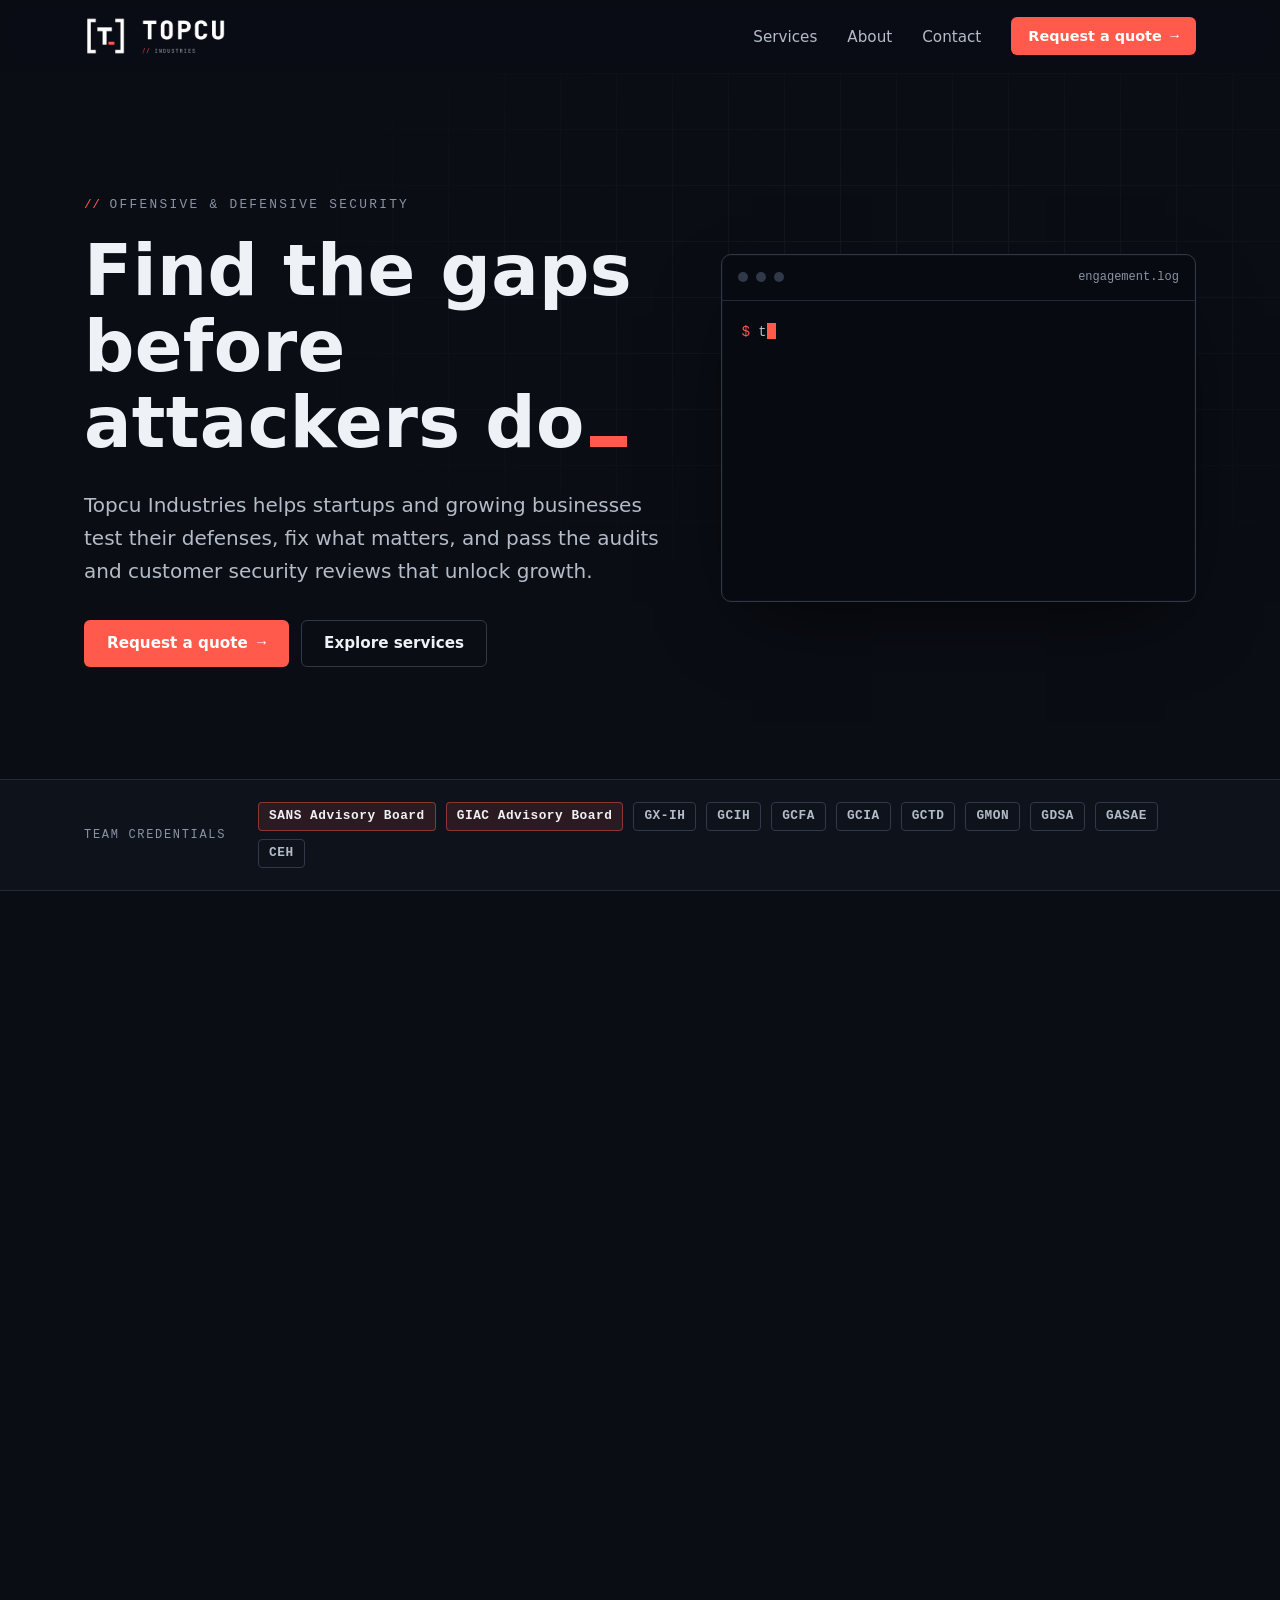
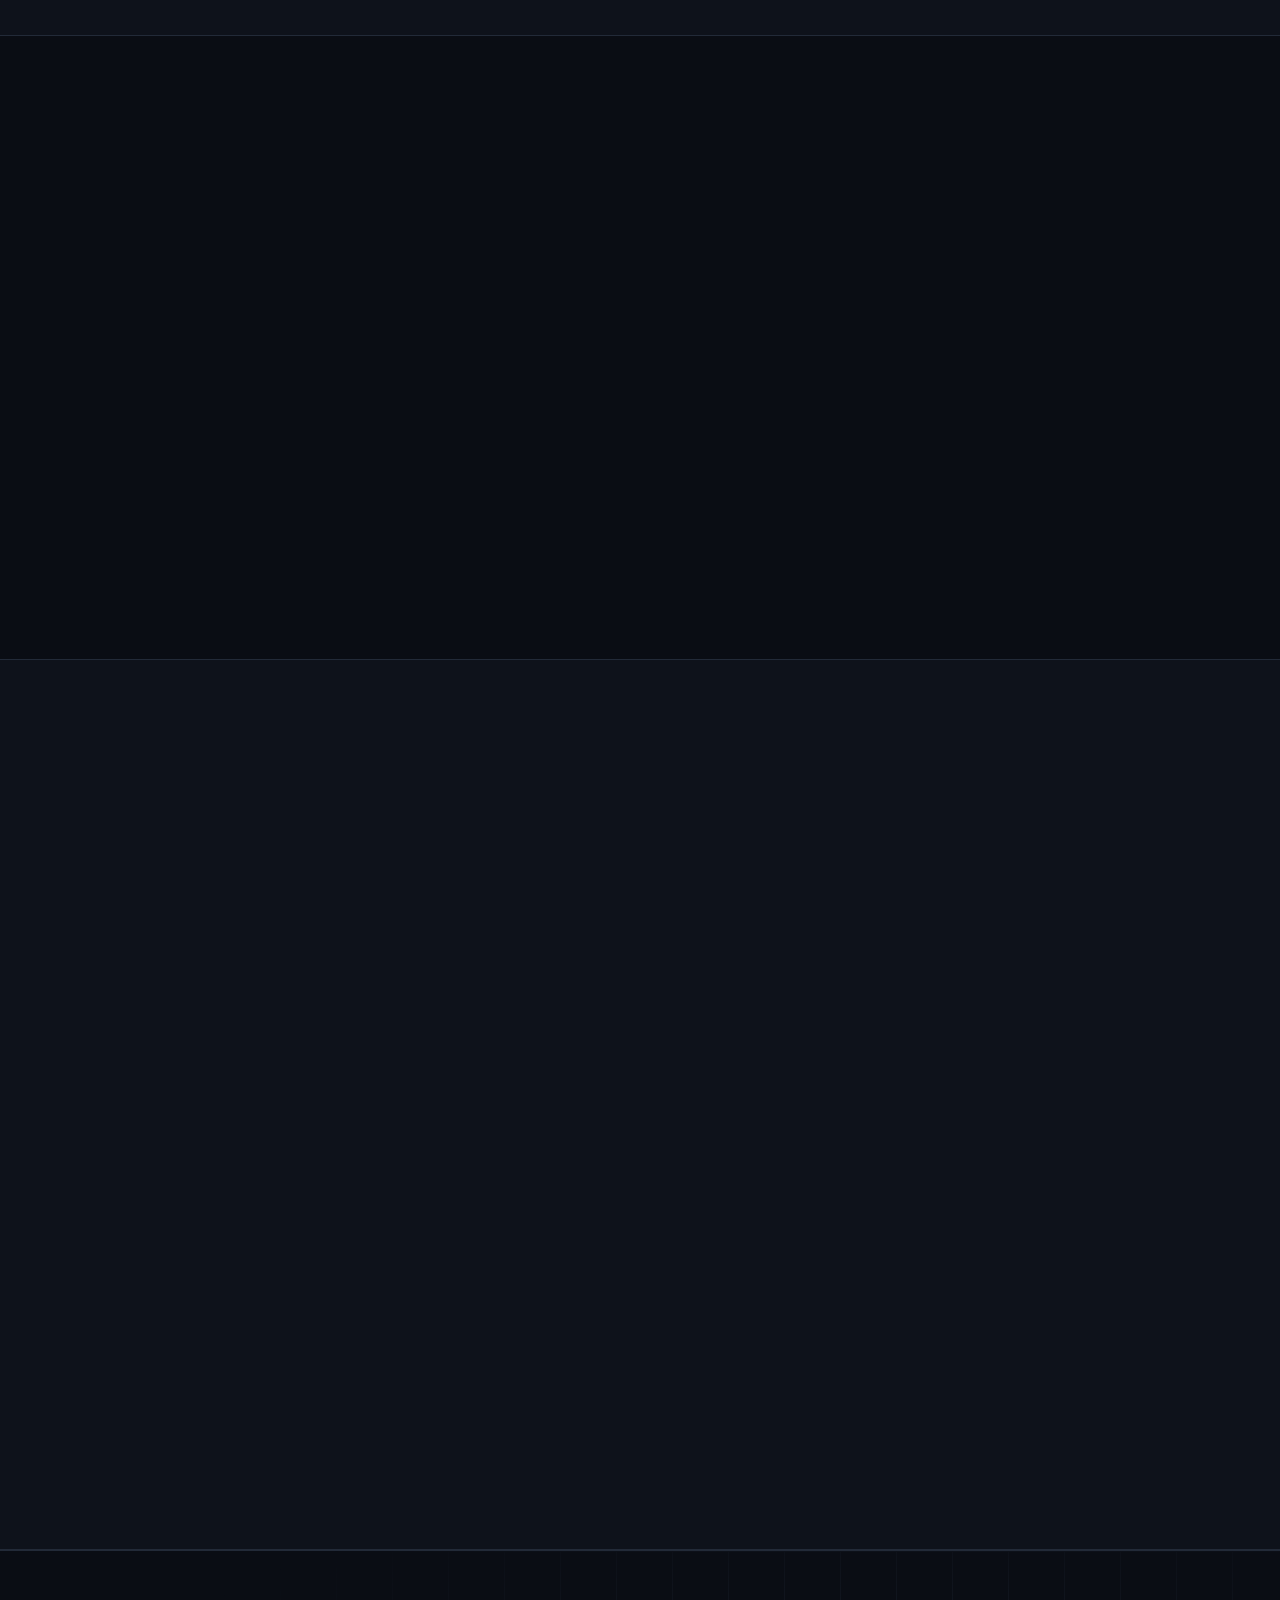
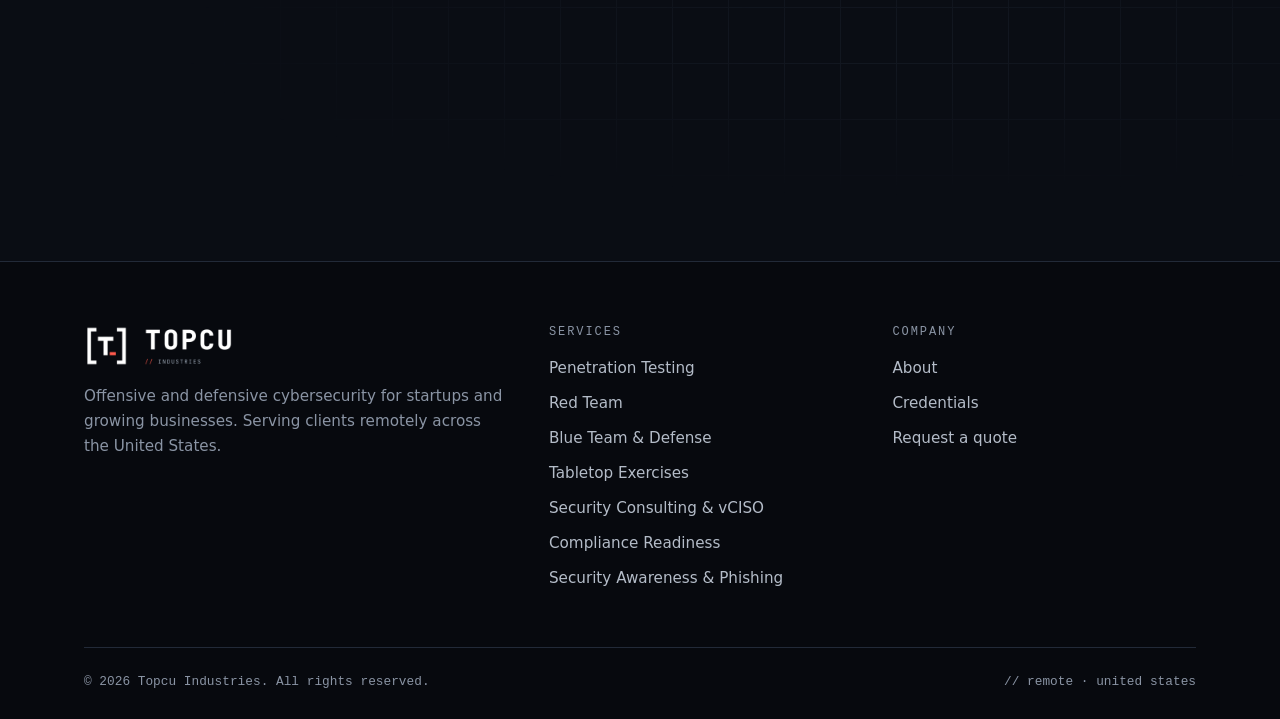
<file: index.html>
<!doctype html>
<html lang="en">
<head>
  <meta charset="utf-8">
  <meta name="viewport" content="width=device-width, initial-scale=1">
  <meta http-equiv="Content-Security-Policy" content="default-src 'self'; script-src 'self'; style-src 'self' https://fonts.googleapis.com; font-src https://fonts.gstatic.com; img-src 'self' data:; connect-src https://formspree.io; form-action https://formspree.io; base-uri 'self'; object-src 'none'">
  <meta name="referrer" content="strict-origin-when-cross-origin">
  <title>Topcu Industries | Cybersecurity for Startups &amp; Growing Businesses</title>
  <meta name="description" content="Topcu Industries is a cybersecurity firm for startups and growing businesses: penetration testing, red and blue team, tabletop exercises, vCISO consulting, compliance readiness and security awareness. Serving clients remotely across the US.">
  <meta property="og:type" content="website">
  <meta property="og:site_name" content="Topcu Industries">
  <meta property="og:title" content="Topcu Industries | Cybersecurity for Startups &amp; Growing Businesses">
  <meta property="og:description" content="Topcu Industries is a cybersecurity firm for startups and growing businesses: penetration testing, red and blue team, tabletop exercises, vCISO consulting, compliance readiness and security awareness. Serving clients remotely across the US.">
  <meta name="theme-color" content="#0a0d14">
  <link rel="icon" type="image/png" sizes="32x32" href="assets/img/topcu-favicon-32.png">
  <link rel="icon" type="image/png" sizes="64x64" href="assets/img/topcu-favicon-64.png">
  <link rel="apple-touch-icon" href="assets/img/apple-touch-icon.png">
  <link rel="preconnect" href="https://fonts.googleapis.com">
  <link rel="preconnect" href="https://fonts.gstatic.com" crossorigin>
  <link rel="stylesheet" href="https://fonts.googleapis.com/css2?family=Barlow:wght@600;700&family=Inter:wght@400;500;600&family=JetBrains+Mono:wght@400;500;700&display=swap">
  <link rel="stylesheet" href="assets/css/style.css">
  <script src="assets/js/main.js" defer></script>
</head>
<body>
<a class="skip" href="#main">Skip to content</a>
<header class="site-header">
  <div class="wrap nav">
    <a class="brand" href="index.html" aria-label="Topcu Industries home">
      <img src="assets/img/topcu-logo-white.png" alt="Topcu Industries" width="740" height="200">
    </a>
    <button class="nav-toggle" aria-expanded="false" aria-controls="nav-links" aria-label="Menu"><span></span></button>
    <ul class="nav-links" id="nav-links">
      <li><a href="services/index.html">Services</a></li>
      <li><a href="about.html">About</a></li>
      <li><a href="contact.html">Contact</a></li>
      <li><a class="btn btn-primary" href="contact.html">Request a quote <span class="arrow">→</span></a></li>
    </ul>
  </div>
</header>
<main id="main">
<section class="hero">
  <div class="grid-bg"></div>
  <div class="wrap hero-grid">
    <div>
      <p class="eyebrow">Offensive &amp; defensive security</p>
      <h1>Find the gaps before attackers do<span class="cursor" aria-hidden="true"></span></h1>
      <p class="lead">Topcu Industries helps startups and growing businesses test their defenses, fix what matters, and pass the audits and customer security reviews that unlock growth.</p>
      <div class="btn-row">
        <a class="btn btn-primary" href="contact.html">Request a quote <span class="arrow">→</span></a>
        <a class="btn btn-ghost" href="services/index.html">Explore services</a>
      </div>
    </div>
    <div class="terminal" aria-hidden="true">
      <div class="terminal-bar"><i></i><i></i><i></i><span>engagement.log</span></div>
      <pre id="term"><span class="t-prompt">$ </span>topcu engage --client acme-co
<span class="t-ok">[+] </span>report delivered · fixes prioritized
<span class="t-prompt">$ </span></pre>
    </div>
  </div>
</section>
<section class="cred-strip" aria-label="Team credentials">
  <div class="wrap">
    <span class="label">Team credentials</span>
    <ul class="cred-list"><li class="hl">SANS Advisory Board</li><li class="hl">GIAC Advisory Board</li><li>GX-IH</li><li>GCIH</li><li>GCFA</li><li>GCIA</li><li>GCTD</li><li>GMON</li><li>GDSA</li><li>GASAE</li><li>CEH</li></ul>
  </div>
</section>

<section class="section">
  <div class="wrap">
    <div class="section-head reveal">
      <p class="eyebrow">Services</p>
      <h2>Attack, defend, prepare, prove.</h2>
      <p>One team covering both sides of security, so what we learn breaking in makes your defenses stronger.</p>
    </div>
    <div class="cards">
    <a class="card reveal" href="services/penetration-testing.html">
      <span class="num">01</span>
      <h3>Penetration Testing</h3>
      <p>Hands-on testing of your web apps, APIs, networks and cloud, with a report your engineers can fix from and your customers will accept.</p>
      <span class="more">Learn more →</span>
    </a>
    <a class="card reveal" href="services/red-team.html">
      <span class="num">02</span>
      <h3>Red Team</h3>
      <p>Realistic adversary emulation that tests whether your people, processes and tools can detect and stop a real attack.</p>
      <span class="more">Learn more →</span>
    </a>
    <a class="card reveal" href="services/blue-team.html">
      <span class="num">03</span>
      <h3>Blue Team &amp; Defense</h3>
      <p>Hardening, monitoring and detection engineering from certified incident handlers, so attacks get stopped early and you recover fast.</p>
      <span class="more">Learn more →</span>
    </a>
    <a class="card reveal" href="services/tabletop-exercises.html">
      <span class="num">04</span>
      <h3>Tabletop Exercises</h3>
      <p>Rehearse a ransomware attack or data breach with your leadership and IT team before it happens for real.</p>
      <span class="more">Learn more →</span>
    </a>
    <a class="card reveal" href="services/security-consulting.html">
      <span class="num">05</span>
      <h3>Security Consulting &amp; vCISO</h3>
      <p>Senior security leadership on demand: strategy, roadmaps, policies and answers to hard questions, without a full-time CISO.</p>
      <span class="more">Learn more →</span>
    </a>
    <a class="card reveal" href="services/compliance-readiness.html">
      <span class="num">06</span>
      <h3>Compliance Readiness</h3>
      <p>Get audit-ready for SOC 2, ISO 27001, HIPAA and PCI DSS without drowning in spreadsheets.</p>
      <span class="more">Learn more →</span>
    </a>
    <a class="card reveal" href="services/security-awareness.html">
      <span class="num">07</span>
      <h3>Security Awareness &amp; Phishing</h3>
      <p>Phishing simulations and training that teach people to spot and report attacks, without shaming them.</p>
      <span class="more">Learn more →</span>
    </a>
    <a class="card card-cta reveal" href="contact.html">
      <span class="num">??</span>
      <h3>Not sure where to start?</h3>
      <p>Tell us what's driving the question and we'll recommend the right first step for your stage and budget.</p>
      <span class="more">Request a quote →</span>
    </a>
</div>
  </div>
</section>

<section class="section section-alt">
  <div class="wrap">
    <div class="section-head reveal">
      <p class="eyebrow">Who we help</p>
      <h2>Built for companies without a security department.</h2>
      <p>You don't need a 20-person security team to take security seriously. You need the right work done in the right order.</p>
    </div>
    <div class="split">
      <div class="panel reveal">
        <span class="tag">Startups</span>
        <h3>Close the deal. Pass the audit.</h3>
        <ul class="checks">
          <li><strong>Enterprise prospects</strong> asking for a pentest report or SOC 2</li>
          <li><strong>Security questionnaires</strong> stalling your sales cycle</li>
          <li><strong>Investors</strong> asking about your security posture in due diligence</li>
          <li><strong>A small engineering team</strong> that needs clear, actionable fixes</li>
        </ul>
      </div>
      <div class="panel reveal">
        <span class="tag">Small &amp; mid-size businesses</span>
        <h3>Stay out of the headlines.</h3>
        <ul class="checks">
          <li><strong>Ransomware and wire fraud</strong> that target businesses your size every day</li>
          <li><strong>Cyber insurance</strong> requirements getting stricter at every renewal</li>
          <li><strong>IT teams or MSPs</strong> stretched too thin to focus on security</li>
          <li><strong>Regulations</strong> like HIPAA and PCI DSS you need to meet</li>
        </ul>
      </div>
    </div>
  </div>
</section>

<section class="section">
  <div class="wrap">
    <div class="section-head reveal">
      <p class="eyebrow">How it works</p>
      <h2>Clear scope. No surprises.</h2>
    </div>
    <ol class="steps reveal">
      <li><h3>Scoping call</h3><p>We learn what's driving the request and recommend the right service, even if it's a smaller one.</p></li>
      <li><h3>Proposal</h3><p>A written scope, timeline and quote. Rules of engagement agreed before any testing.</p></li>
      <li><h3>Engagement</h3><p>We do the work and keep you updated. Critical findings get escalated right away.</p></li>
      <li><h3>Report &amp; readout</h3><p>Plain-English results for leadership, technical detail for your team, and a walkthrough call.</p></li>
      <li><h3>Follow-through</h3><p>Retesting, remediation help and ongoing advisory, so findings actually get fixed.</p></li>
    </ol>
  </div>
</section>

<section class="section section-alt">
  <div class="wrap">
    <div class="section-head reveal">
      <p class="eyebrow">Why Topcu</p>
      <h2>Offense-informed. Defense-certified.</h2>
    </div>
    <div class="features reveal">
      <div class="feature"><h3><span class="mono">01</span>Both sides of the fight</h3><p>Our team holds certifications in ethical hacking and in incident handling, forensics, intrusion analysis and detection. We know how attacks work and how they get caught.</p></div>
      <div class="feature"><h3><span class="mono">02</span>Recognized expertise</h3><p>Team members serve on the SANS and GIAC Advisory Boards, practitioner groups recognized for top-tier performance in the field.</p></div>
      <div class="feature"><h3><span class="mono">03</span>Reports people can use</h3><p>An executive summary leadership can read and technical findings your engineers can fix from. No 200-page scanner dumps.</p></div>
      <div class="feature"><h3><span class="mono">04</span>Right-sized for you</h3><p>We recommend what fits your stage and budget, not the biggest engagement we can sell.</p></div>
    </div>
  </div>
</section>
<section class="cta-band">
  <div class="grid-bg"></div>
  <div class="wrap cta-inner reveal">
    <div>
      <h2>Not sure where to start?</h2>
      <p>Tell us what's driving the question, whether it's a customer request, an audit, an insurer or a gut feeling, and we'll recommend the right first step.</p>
    </div>
    <a class="btn btn-primary" href="contact.html">Request a quote <span class="arrow">→</span></a>
  </div>
</section>
</main>
<footer class="site-footer">
  <div class="wrap">
    <div class="footer-grid">
      <div>
        <img src="assets/img/topcu-logo-white.png" alt="Topcu Industries" width="740" height="200">
        <p>Offensive and defensive cybersecurity for startups and growing businesses. Serving clients remotely across the United States.</p>
      </div>
      <div>
        <h4>Services</h4>
        <ul>
        <li><a href="services/penetration-testing.html">Penetration Testing</a></li>
        <li><a href="services/red-team.html">Red Team</a></li>
        <li><a href="services/blue-team.html">Blue Team &amp; Defense</a></li>
        <li><a href="services/tabletop-exercises.html">Tabletop Exercises</a></li>
        <li><a href="services/security-consulting.html">Security Consulting &amp; vCISO</a></li>
        <li><a href="services/compliance-readiness.html">Compliance Readiness</a></li>
        <li><a href="services/security-awareness.html">Security Awareness &amp; Phishing</a></li>
        </ul>
      </div>
      <div>
        <h4>Company</h4>
        <ul>
          <li><a href="about.html">About</a></li>
          <li><a href="about.html#credentials">Credentials</a></li>
          <li><a href="contact.html">Request a quote</a></li>
        </ul>
      </div>
    </div>
    <div class="footer-bottom">
      <span>© 2026 Topcu Industries. All rights reserved.</span>
      <span>// remote · united states</span>
    </div>
  </div>
</footer>
</body>
</html>
</file>
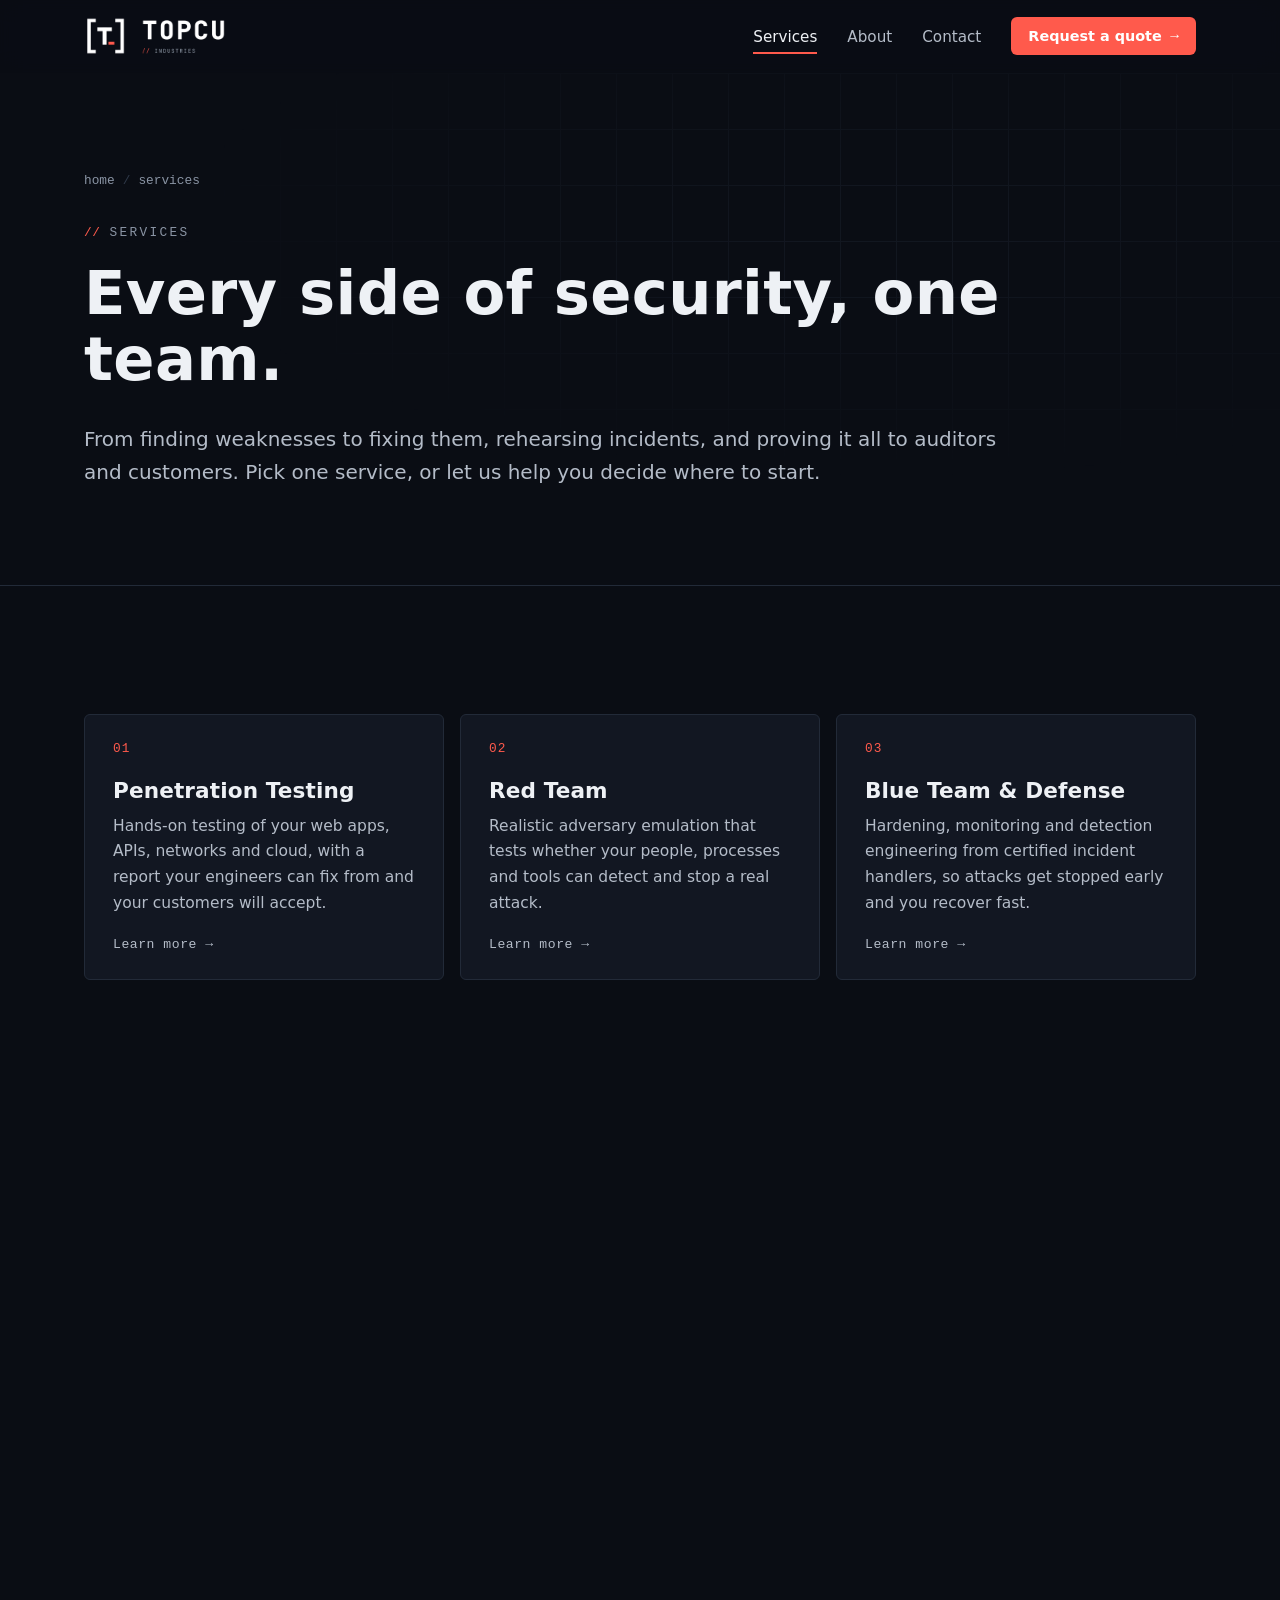
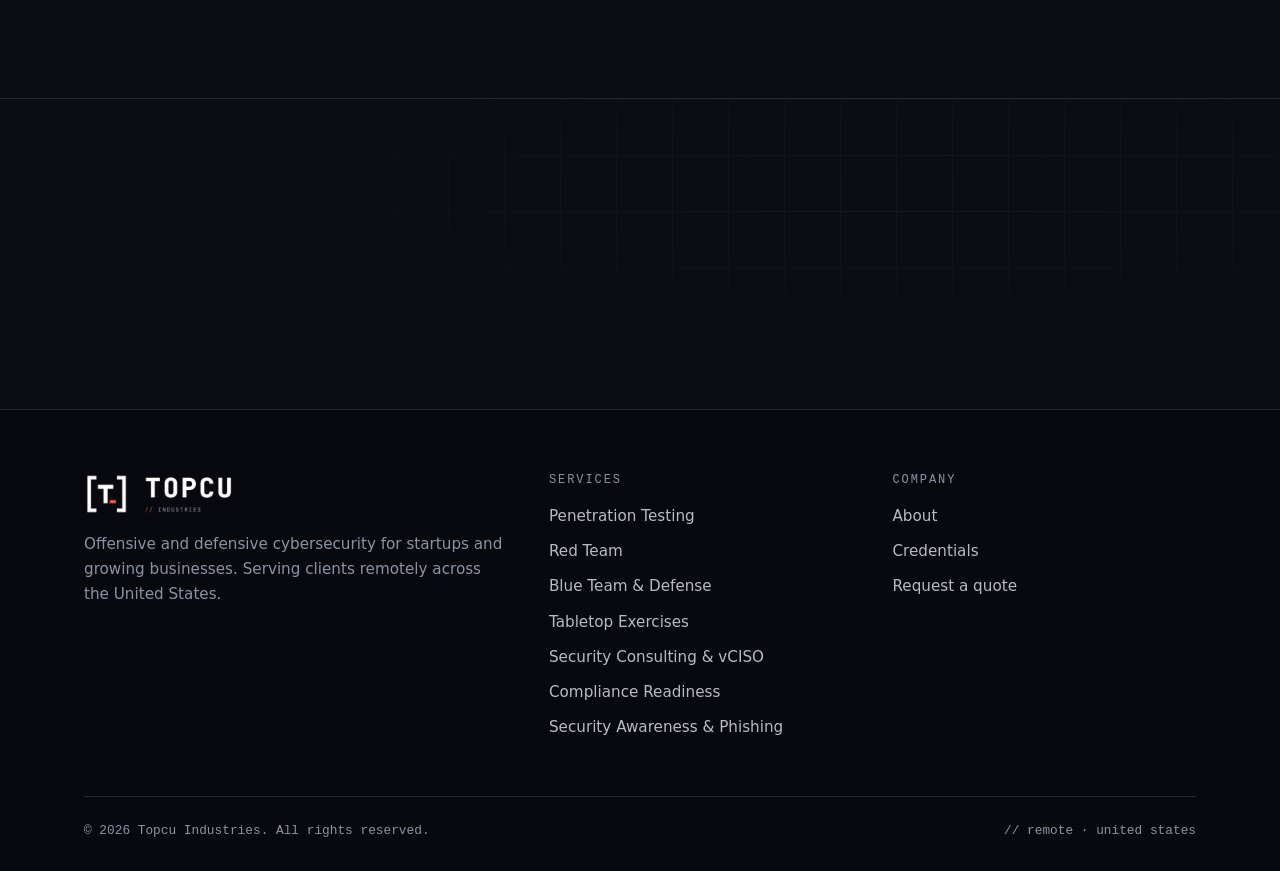
<file: services/index.html>
<!doctype html>
<html lang="en">
<head>
  <meta charset="utf-8">
  <meta name="viewport" content="width=device-width, initial-scale=1">
  <meta http-equiv="Content-Security-Policy" content="default-src 'self'; script-src 'self'; style-src 'self' https://fonts.googleapis.com; font-src https://fonts.gstatic.com; img-src 'self' data:; connect-src https://formspree.io; form-action https://formspree.io; base-uri 'self'; object-src 'none'">
  <meta name="referrer" content="strict-origin-when-cross-origin">
  <title>Services | Topcu Industries</title>
  <meta name="description" content="Penetration testing, red team, blue team, tabletop exercises, vCISO consulting, compliance readiness and security awareness.">
  <meta property="og:type" content="website">
  <meta property="og:site_name" content="Topcu Industries">
  <meta property="og:title" content="Services | Topcu Industries">
  <meta property="og:description" content="Penetration testing, red team, blue team, tabletop exercises, vCISO consulting, compliance readiness and security awareness.">
  <meta name="theme-color" content="#0a0d14">
  <link rel="icon" type="image/png" sizes="32x32" href="../assets/img/topcu-favicon-32.png">
  <link rel="icon" type="image/png" sizes="64x64" href="../assets/img/topcu-favicon-64.png">
  <link rel="apple-touch-icon" href="../assets/img/apple-touch-icon.png">
  <link rel="preconnect" href="https://fonts.googleapis.com">
  <link rel="preconnect" href="https://fonts.gstatic.com" crossorigin>
  <link rel="stylesheet" href="https://fonts.googleapis.com/css2?family=Barlow:wght@600;700&family=Inter:wght@400;500;600&family=JetBrains+Mono:wght@400;500;700&display=swap">
  <link rel="stylesheet" href="../assets/css/style.css">
  <script src="../assets/js/main.js" defer></script>
</head>
<body>
<a class="skip" href="#main">Skip to content</a>
<header class="site-header">
  <div class="wrap nav">
    <a class="brand" href="../index.html" aria-label="Topcu Industries home">
      <img src="../assets/img/topcu-logo-white.png" alt="Topcu Industries" width="740" height="200">
    </a>
    <button class="nav-toggle" aria-expanded="false" aria-controls="nav-links" aria-label="Menu"><span></span></button>
    <ul class="nav-links" id="nav-links">
      <li><a href="../services/index.html" aria-current="page">Services</a></li>
      <li><a href="../about.html">About</a></li>
      <li><a href="../contact.html">Contact</a></li>
      <li><a class="btn btn-primary" href="../contact.html">Request a quote <span class="arrow">→</span></a></li>
    </ul>
  </div>
</header>
<main id="main">
<section class="page-hero">
  <div class="grid-bg"></div>
  <div class="wrap">
    <nav class="crumbs" aria-label="Breadcrumb"><a href="../index.html">home</a><span aria-hidden="true">/</span><span>services</span></nav>
    <p class="eyebrow">Services</p>
    <h1>Every side of security, one team.</h1>
    <p class="lead">From finding weaknesses to fixing them, rehearsing incidents, and proving it all to auditors and customers. Pick one service, or let us help you decide where to start.</p>
  </div>
</section>
<section class="section">
  <div class="wrap">
    <div class="cards">
    <a class="card reveal" href="../services/penetration-testing.html">
      <span class="num">01</span>
      <h3>Penetration Testing</h3>
      <p>Hands-on testing of your web apps, APIs, networks and cloud, with a report your engineers can fix from and your customers will accept.</p>
      <span class="more">Learn more →</span>
    </a>
    <a class="card reveal" href="../services/red-team.html">
      <span class="num">02</span>
      <h3>Red Team</h3>
      <p>Realistic adversary emulation that tests whether your people, processes and tools can detect and stop a real attack.</p>
      <span class="more">Learn more →</span>
    </a>
    <a class="card reveal" href="../services/blue-team.html">
      <span class="num">03</span>
      <h3>Blue Team &amp; Defense</h3>
      <p>Hardening, monitoring and detection engineering from certified incident handlers, so attacks get stopped early and you recover fast.</p>
      <span class="more">Learn more →</span>
    </a>
    <a class="card reveal" href="../services/tabletop-exercises.html">
      <span class="num">04</span>
      <h3>Tabletop Exercises</h3>
      <p>Rehearse a ransomware attack or data breach with your leadership and IT team before it happens for real.</p>
      <span class="more">Learn more →</span>
    </a>
    <a class="card reveal" href="../services/security-consulting.html">
      <span class="num">05</span>
      <h3>Security Consulting &amp; vCISO</h3>
      <p>Senior security leadership on demand: strategy, roadmaps, policies and answers to hard questions, without a full-time CISO.</p>
      <span class="more">Learn more →</span>
    </a>
    <a class="card reveal" href="../services/compliance-readiness.html">
      <span class="num">06</span>
      <h3>Compliance Readiness</h3>
      <p>Get audit-ready for SOC 2, ISO 27001, HIPAA and PCI DSS without drowning in spreadsheets.</p>
      <span class="more">Learn more →</span>
    </a>
    <a class="card reveal" href="../services/security-awareness.html">
      <span class="num">07</span>
      <h3>Security Awareness &amp; Phishing</h3>
      <p>Phishing simulations and training that teach people to spot and report attacks, without shaming them.</p>
      <span class="more">Learn more →</span>
    </a>
    <a class="card card-cta reveal" href="../contact.html">
      <span class="num">??</span>
      <h3>Not sure where to start?</h3>
      <p>Tell us what's driving the question and we'll recommend the right first step for your stage and budget.</p>
      <span class="more">Request a quote →</span>
    </a>
</div>
  </div>
</section>
<section class="cta-band">
  <div class="grid-bg"></div>
  <div class="wrap cta-inner reveal">
    <div>
      <h2>Not sure where to start?</h2>
      <p>Tell us what's driving the question, whether it's a customer request, an audit, an insurer or a gut feeling, and we'll recommend the right first step.</p>
    </div>
    <a class="btn btn-primary" href="../contact.html">Request a quote <span class="arrow">→</span></a>
  </div>
</section>
</main>
<footer class="site-footer">
  <div class="wrap">
    <div class="footer-grid">
      <div>
        <img src="../assets/img/topcu-logo-white.png" alt="Topcu Industries" width="740" height="200">
        <p>Offensive and defensive cybersecurity for startups and growing businesses. Serving clients remotely across the United States.</p>
      </div>
      <div>
        <h4>Services</h4>
        <ul>
        <li><a href="../services/penetration-testing.html">Penetration Testing</a></li>
        <li><a href="../services/red-team.html">Red Team</a></li>
        <li><a href="../services/blue-team.html">Blue Team &amp; Defense</a></li>
        <li><a href="../services/tabletop-exercises.html">Tabletop Exercises</a></li>
        <li><a href="../services/security-consulting.html">Security Consulting &amp; vCISO</a></li>
        <li><a href="../services/compliance-readiness.html">Compliance Readiness</a></li>
        <li><a href="../services/security-awareness.html">Security Awareness &amp; Phishing</a></li>
        </ul>
      </div>
      <div>
        <h4>Company</h4>
        <ul>
          <li><a href="../about.html">About</a></li>
          <li><a href="../about.html#credentials">Credentials</a></li>
          <li><a href="../contact.html">Request a quote</a></li>
        </ul>
      </div>
    </div>
    <div class="footer-bottom">
      <span>© 2026 Topcu Industries. All rights reserved.</span>
      <span>// remote · united states</span>
    </div>
  </div>
</footer>
</body>
</html>
</file>
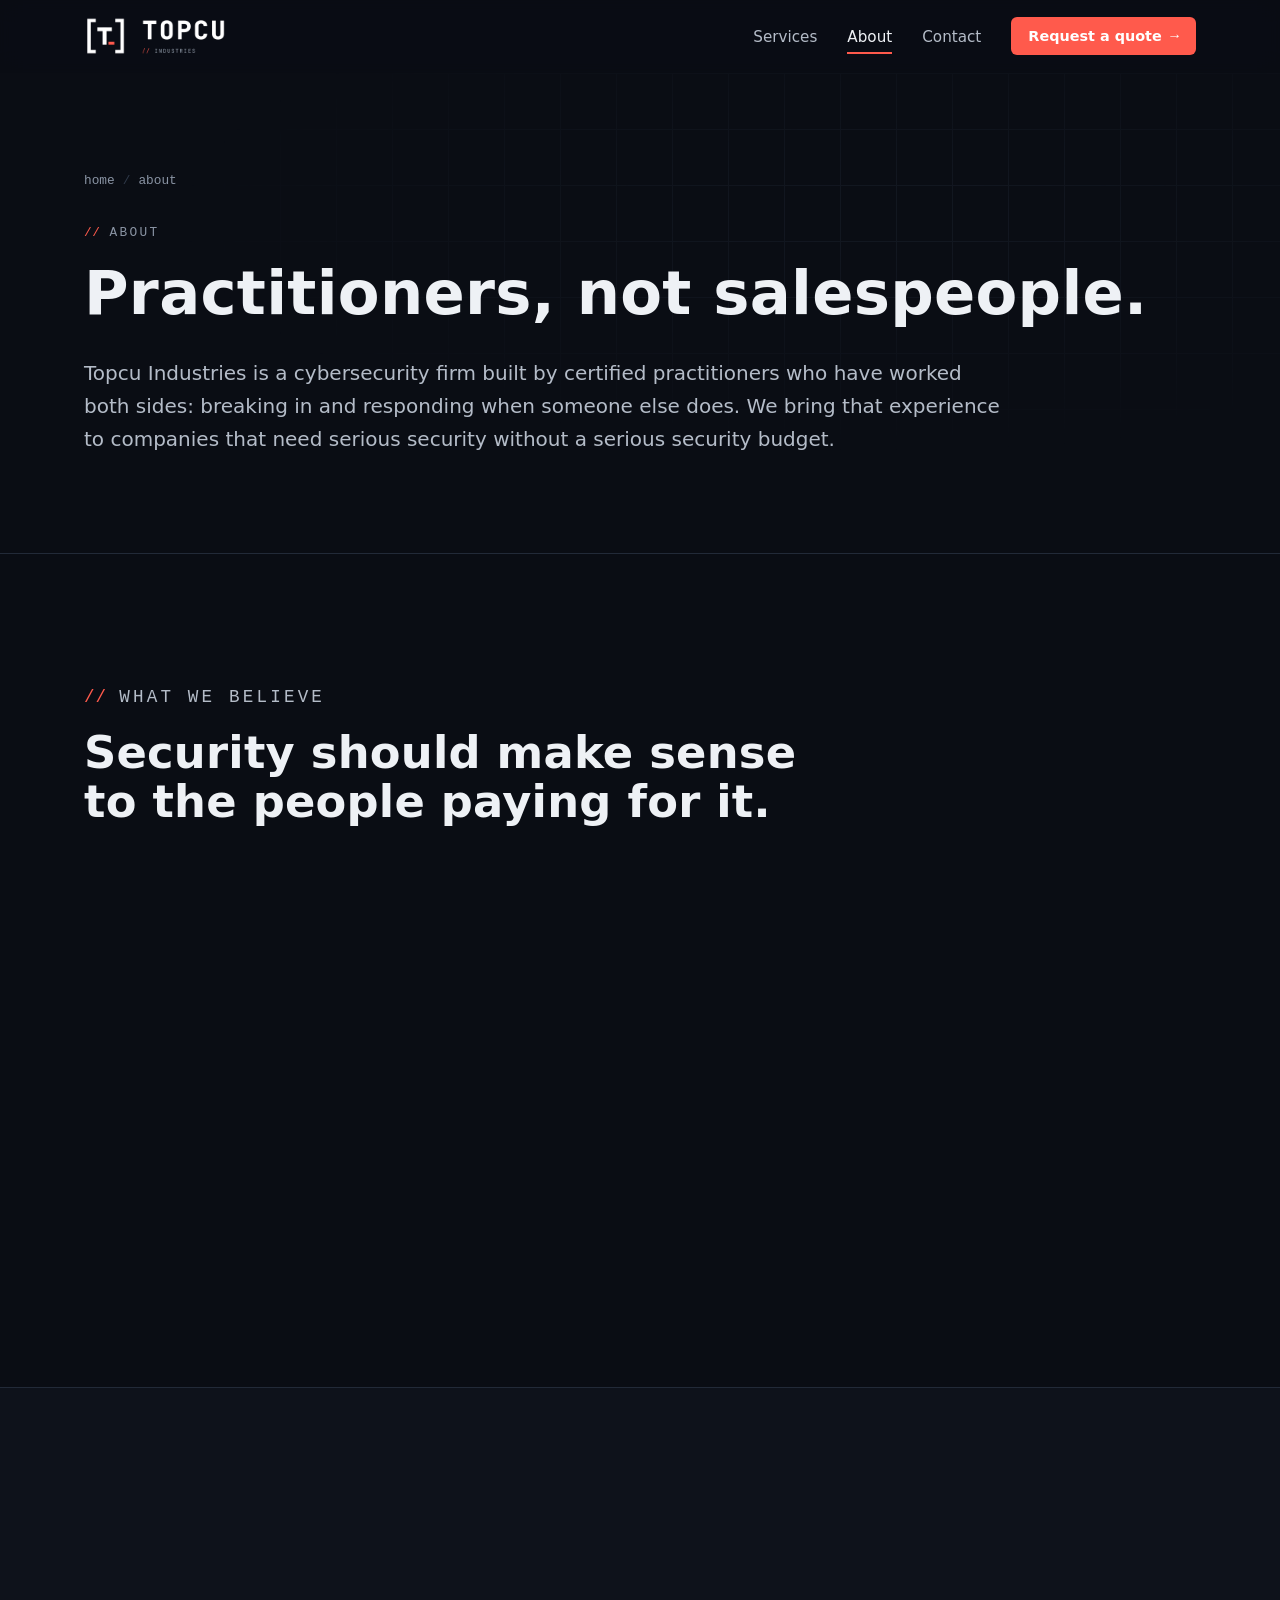
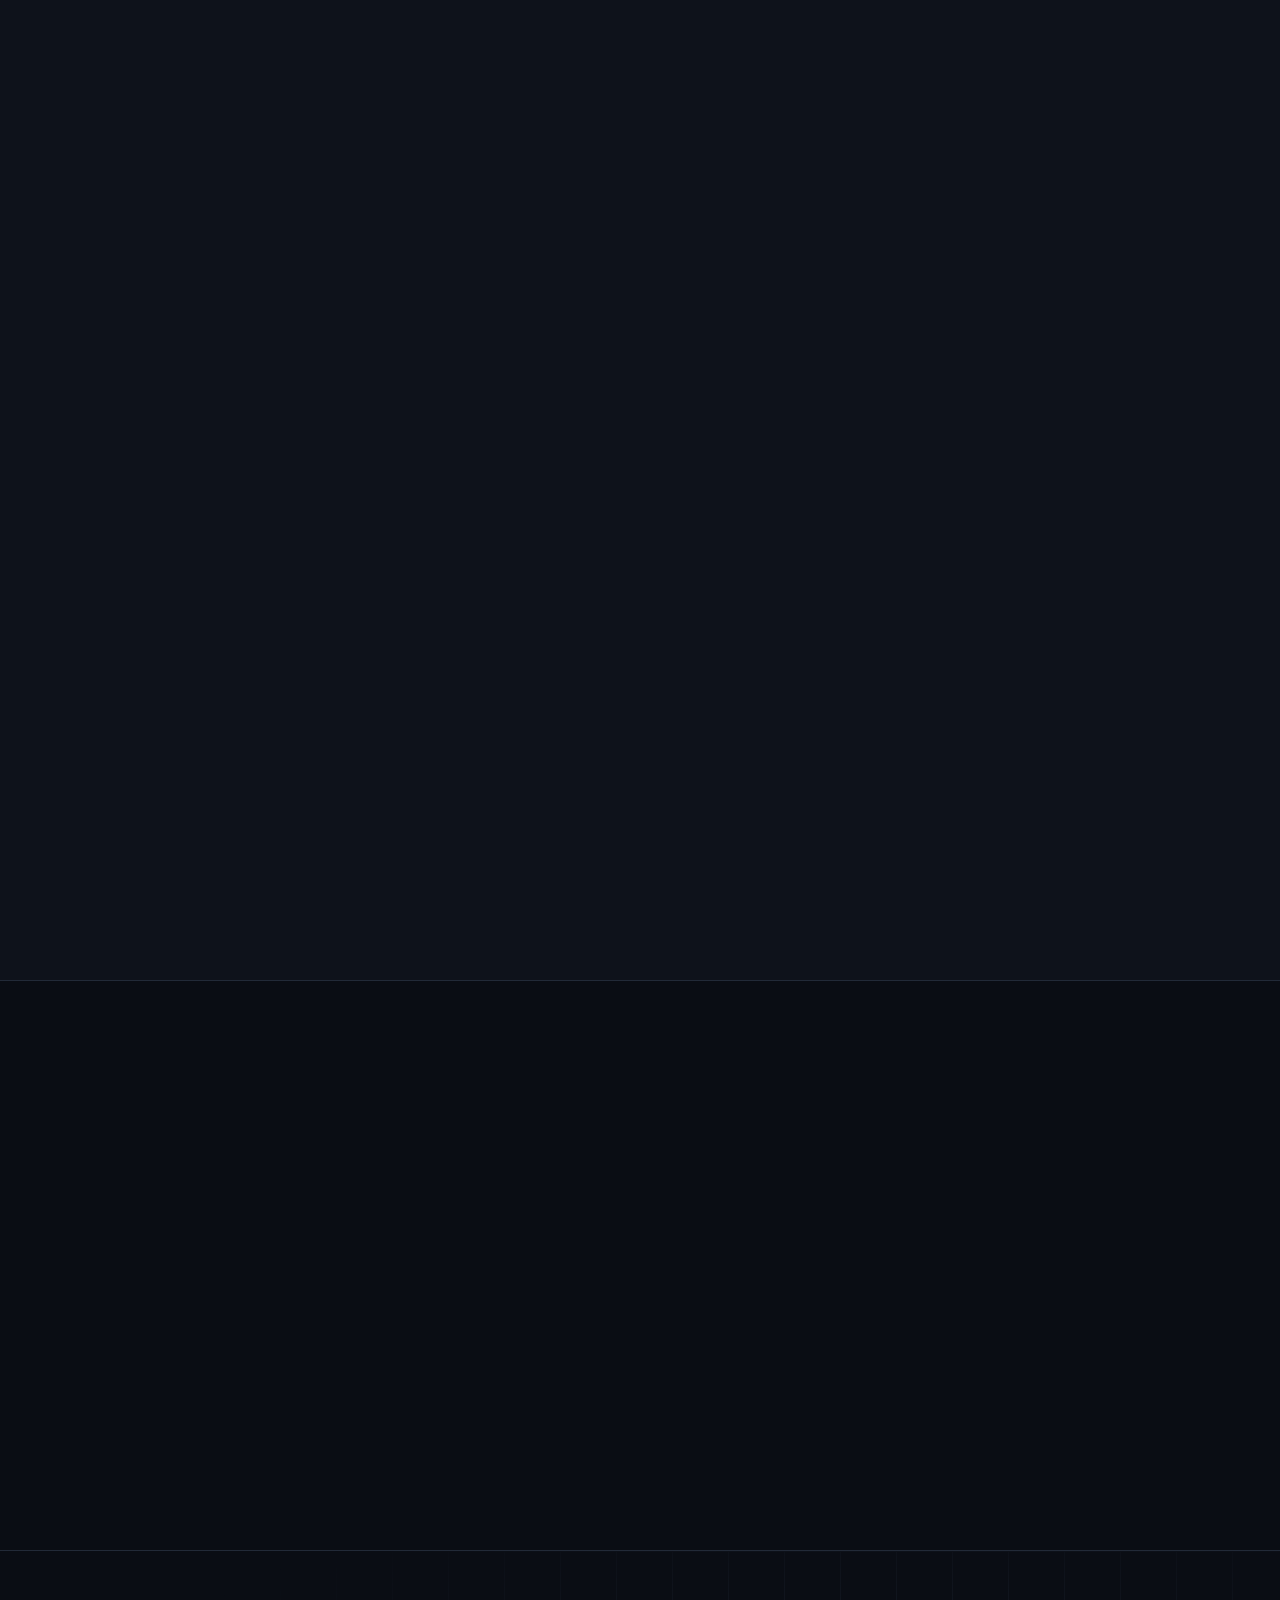
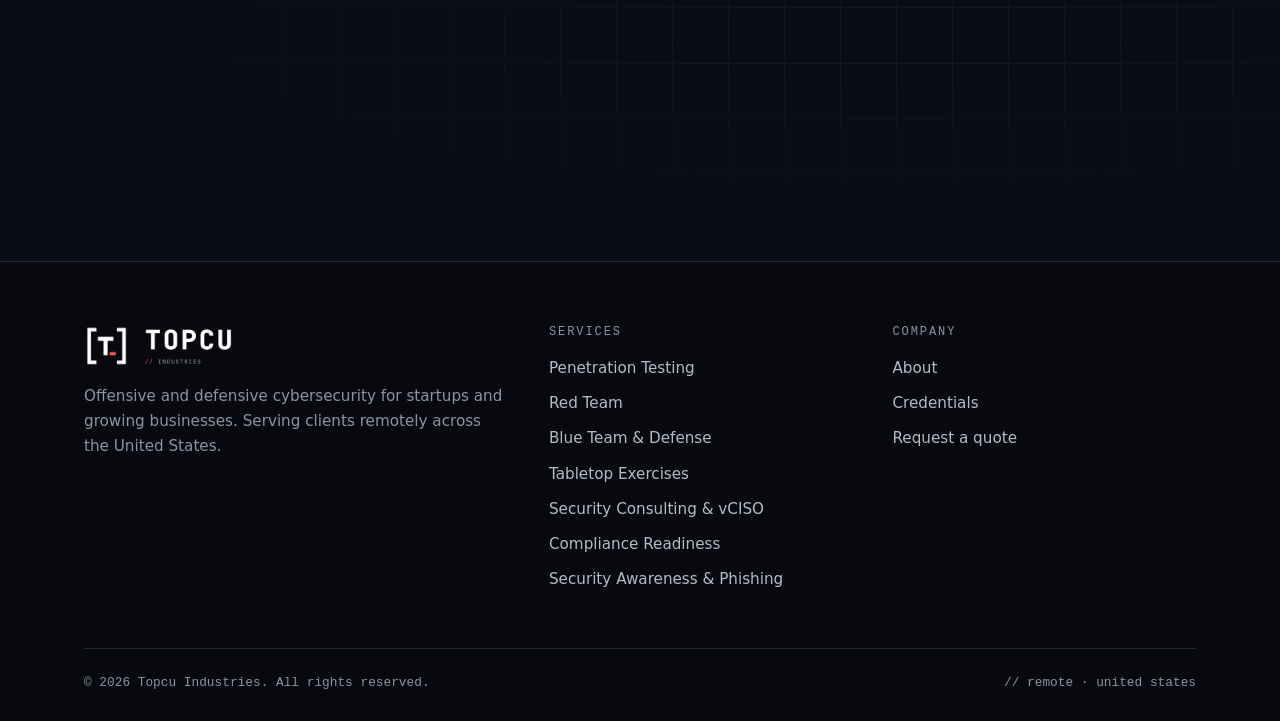
<file: about.html>
<!doctype html>
<html lang="en">
<head>
  <meta charset="utf-8">
  <meta name="viewport" content="width=device-width, initial-scale=1">
  <meta http-equiv="Content-Security-Policy" content="default-src 'self'; script-src 'self'; style-src 'self' https://fonts.googleapis.com; font-src https://fonts.gstatic.com; img-src 'self' data:; connect-src https://formspree.io; form-action https://formspree.io; base-uri 'self'; object-src 'none'">
  <meta name="referrer" content="strict-origin-when-cross-origin">
  <title>About | Topcu Industries</title>
  <meta name="description" content="Certified offensive and defensive security practitioners, including SANS and GIAC Advisory Board members.">
  <meta property="og:type" content="website">
  <meta property="og:site_name" content="Topcu Industries">
  <meta property="og:title" content="About | Topcu Industries">
  <meta property="og:description" content="Certified offensive and defensive security practitioners, including SANS and GIAC Advisory Board members.">
  <meta name="theme-color" content="#0a0d14">
  <link rel="icon" type="image/png" sizes="32x32" href="assets/img/topcu-favicon-32.png">
  <link rel="icon" type="image/png" sizes="64x64" href="assets/img/topcu-favicon-64.png">
  <link rel="apple-touch-icon" href="assets/img/apple-touch-icon.png">
  <link rel="preconnect" href="https://fonts.googleapis.com">
  <link rel="preconnect" href="https://fonts.gstatic.com" crossorigin>
  <link rel="stylesheet" href="https://fonts.googleapis.com/css2?family=Barlow:wght@600;700&family=Inter:wght@400;500;600&family=JetBrains+Mono:wght@400;500;700&display=swap">
  <link rel="stylesheet" href="assets/css/style.css">
  <script src="assets/js/main.js" defer></script>
</head>
<body>
<a class="skip" href="#main">Skip to content</a>
<header class="site-header">
  <div class="wrap nav">
    <a class="brand" href="index.html" aria-label="Topcu Industries home">
      <img src="assets/img/topcu-logo-white.png" alt="Topcu Industries" width="740" height="200">
    </a>
    <button class="nav-toggle" aria-expanded="false" aria-controls="nav-links" aria-label="Menu"><span></span></button>
    <ul class="nav-links" id="nav-links">
      <li><a href="services/index.html">Services</a></li>
      <li><a href="about.html" aria-current="page">About</a></li>
      <li><a href="contact.html">Contact</a></li>
      <li><a class="btn btn-primary" href="contact.html">Request a quote <span class="arrow">→</span></a></li>
    </ul>
  </div>
</header>
<main id="main">
<section class="page-hero">
  <div class="grid-bg"></div>
  <div class="wrap">
    <nav class="crumbs" aria-label="Breadcrumb"><a href="index.html">home</a><span aria-hidden="true">/</span><span>about</span></nav>
    <p class="eyebrow">About</p>
    <h1>Practitioners, not salespeople.</h1>
    <p class="lead">Topcu Industries is a cybersecurity firm built by certified practitioners who have worked both sides: breaking in and responding when someone else does. We bring that experience to companies that need serious security without a serious security budget.</p>
  </div>
</section>

<section class="section">
  <div class="wrap">
    <div class="section-head reveal">
      <p class="eyebrow">What we believe</p>
      <h2>Security should make sense to the people paying for it.</h2>
    </div>
    <div class="features reveal">
      <div class="feature"><h3><span class="mono">01</span>Think like an attacker</h3><p>Every recommendation we make is grounded in how real attacks unfold, not checklists for their own sake.</p></div>
      <div class="feature"><h3><span class="mono">02</span>Defend like an operator</h3><p>Fixes have to work in your environment, with your tools and your team. We design for the people who will maintain it.</p></div>
      <div class="feature"><h3><span class="mono">03</span>Plain language</h3><p>If leadership can't understand the risk, they can't make good decisions about it. We explain things clearly.</p></div>
      <div class="feature"><h3><span class="mono">04</span>Confidential by default</h3><p>Your findings, your data and the fact that you work with us stay private. NDAs are standard.</p></div>
    </div>
  </div>
</section>

<section class="section section-alt" id="credentials">
  <div class="wrap">
    <div class="section-head reveal">
      <p class="eyebrow">Credentials</p>
      <h2>Verified expertise across offense and defense.</h2>
      <p>Certifications and recognitions held across our team.</p>
    </div>
    <div class="honors reveal"><div class="honor"><span class="issuer">SANS Institute</span><h3>SANS Advisory Board</h3><p>Members of our team sit on the SANS Advisory Board, an invitation-only community of practitioners recognized for exceptional GIAC exam performance.</p></div><div class="honor"><span class="issuer">GIAC Certifications</span><h3>GIAC Advisory Board</h3><p>Our team includes GIAC Advisory Board members, an invitation-only group of certified professionals who scored in the top tier on their GIAC exams.</p></div><div class="honor"><span class="issuer">SANS Technology Institute</span><h3>SANS Sentinels Ambassador</h3><p>Recognized by the SANS Technology Institute as a Sentinels Ambassador (Silver).</p></div></div>
    <div class="cert-grid reveal"><div class="cert"><span class="abbr">GX-IH</span><span class="name">GIAC Experienced Incident Handler</span><span class="issuer">GIAC</span></div><div class="cert"><span class="abbr">GCIH</span><span class="name">GIAC Certified Incident Handler</span><span class="issuer">GIAC</span></div><div class="cert"><span class="abbr">GCFA</span><span class="name">GIAC Certified Forensic Analyst</span><span class="issuer">GIAC</span></div><div class="cert"><span class="abbr">GCIA</span><span class="name">GIAC Certified Intrusion Analyst</span><span class="issuer">GIAC</span></div><div class="cert"><span class="abbr">GCTD</span><span class="name">GIAC Cloud Threat Detection</span><span class="issuer">GIAC</span></div><div class="cert"><span class="abbr">GMON</span><span class="name">GIAC Continuous Monitoring</span><span class="issuer">GIAC</span></div><div class="cert"><span class="abbr">GDSA</span><span class="name">GIAC Defensible Security Architect</span><span class="issuer">GIAC</span></div><div class="cert"><span class="abbr">GASAE</span><span class="name">GIAC AI Security Automation Engineer</span><span class="issuer">GIAC</span></div><div class="cert"><span class="abbr">CEH</span><span class="name">Certified Ethical Hacker</span><span class="issuer">EC-Council</span></div></div>
  </div>
</section>

<section class="section">
  <div class="wrap">
    <div class="split">
      <div class="panel reveal">
        <span class="tag">Where we work</span>
        <h3>Remote, across the United States.</h3>
        <p class="muted">Penetration tests, red team engagements, consulting and tabletop exercises are delivered remotely. Internal network testing uses a secure testing device or VPN access that we set up with your team.</p>
      </div>
      <div class="panel reveal">
        <span class="tag">Who we work with</span>
        <h3>Startups and growing businesses.</h3>
        <p class="muted">SaaS companies, professional services, healthcare, finance and other teams that handle sensitive data but don't yet have a full in-house security department.</p>
      </div>
    </div>
  </div>
</section>
<section class="cta-band">
  <div class="grid-bg"></div>
  <div class="wrap cta-inner reveal">
    <div>
      <h2>Let's talk about your security.</h2>
      <p>A short scoping call is the fastest way to find out where you stand and what to do first.</p>
    </div>
    <a class="btn btn-primary" href="contact.html">Request a quote <span class="arrow">→</span></a>
  </div>
</section>
</main>
<footer class="site-footer">
  <div class="wrap">
    <div class="footer-grid">
      <div>
        <img src="assets/img/topcu-logo-white.png" alt="Topcu Industries" width="740" height="200">
        <p>Offensive and defensive cybersecurity for startups and growing businesses. Serving clients remotely across the United States.</p>
      </div>
      <div>
        <h4>Services</h4>
        <ul>
        <li><a href="services/penetration-testing.html">Penetration Testing</a></li>
        <li><a href="services/red-team.html">Red Team</a></li>
        <li><a href="services/blue-team.html">Blue Team &amp; Defense</a></li>
        <li><a href="services/tabletop-exercises.html">Tabletop Exercises</a></li>
        <li><a href="services/security-consulting.html">Security Consulting &amp; vCISO</a></li>
        <li><a href="services/compliance-readiness.html">Compliance Readiness</a></li>
        <li><a href="services/security-awareness.html">Security Awareness &amp; Phishing</a></li>
        </ul>
      </div>
      <div>
        <h4>Company</h4>
        <ul>
          <li><a href="about.html">About</a></li>
          <li><a href="about.html#credentials">Credentials</a></li>
          <li><a href="contact.html">Request a quote</a></li>
        </ul>
      </div>
    </div>
    <div class="footer-bottom">
      <span>© 2026 Topcu Industries. All rights reserved.</span>
      <span>// remote · united states</span>
    </div>
  </div>
</footer>
</body>
</html>
</file>
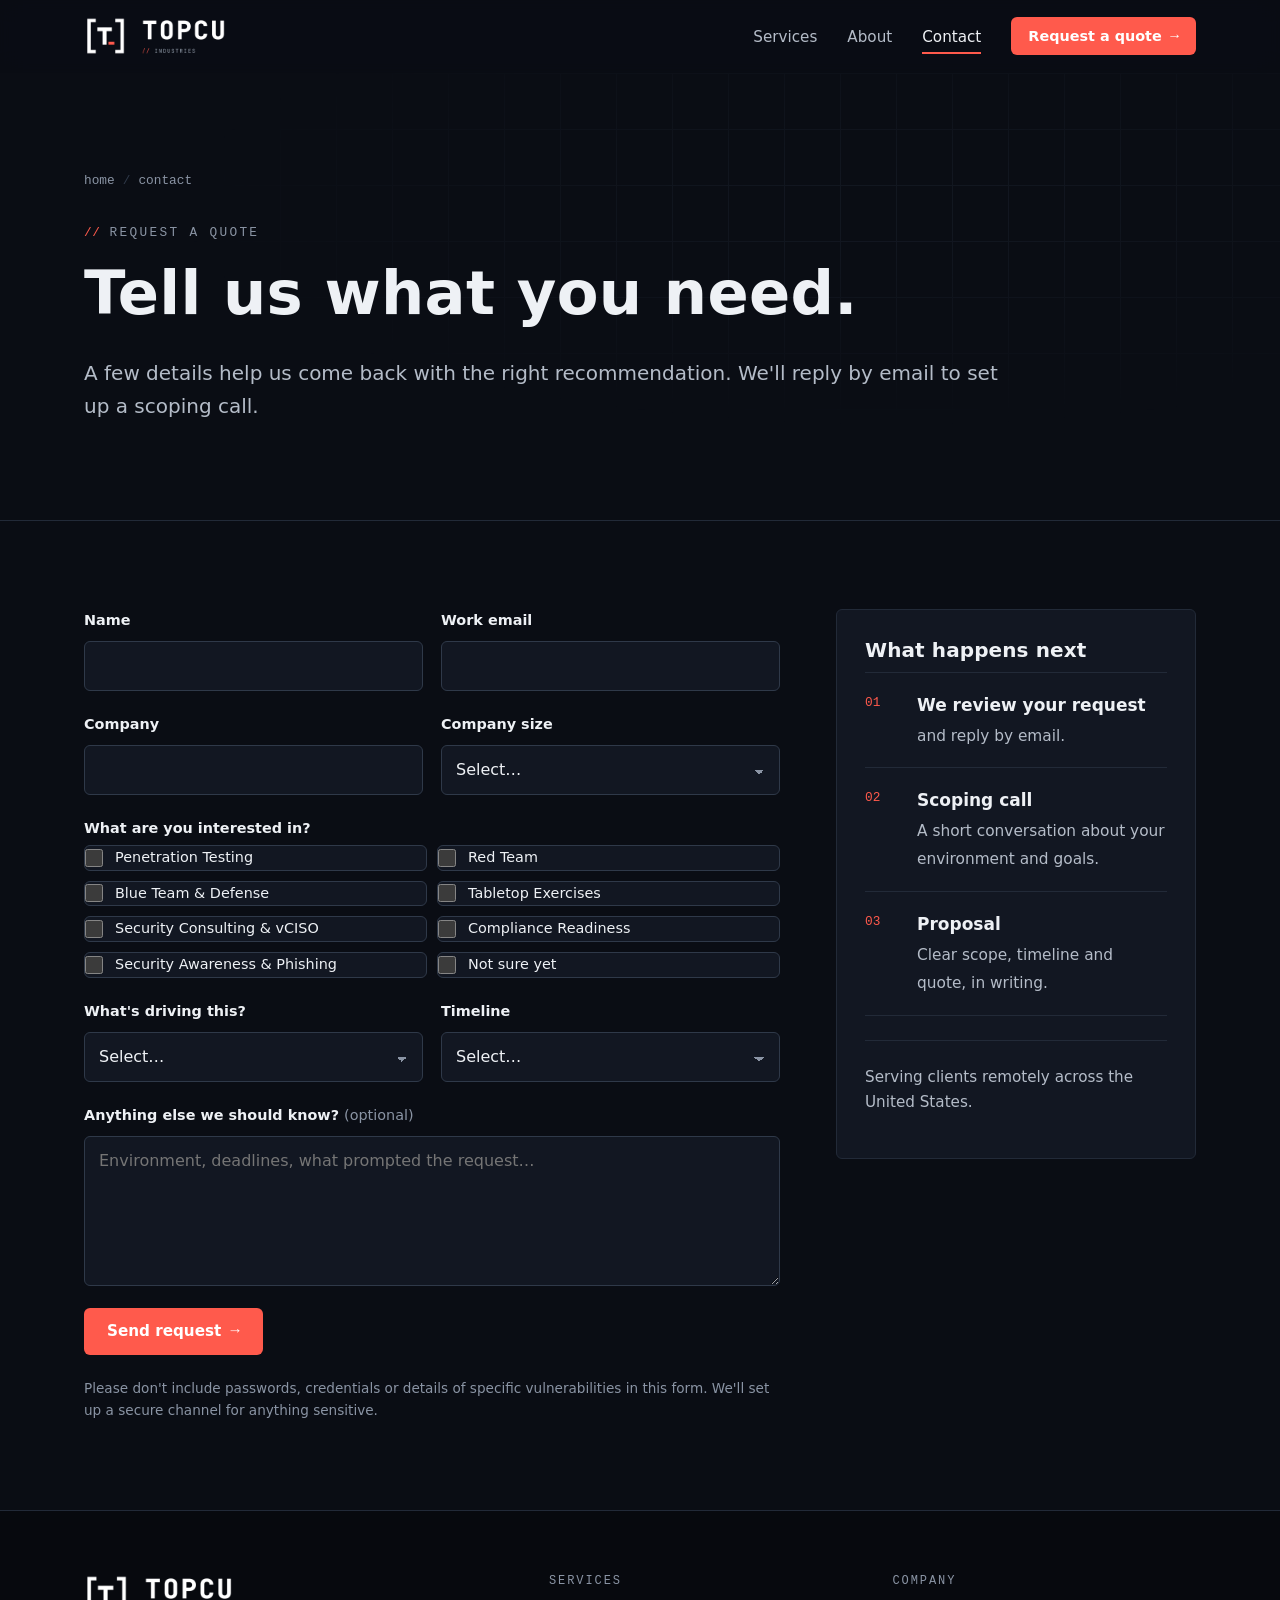
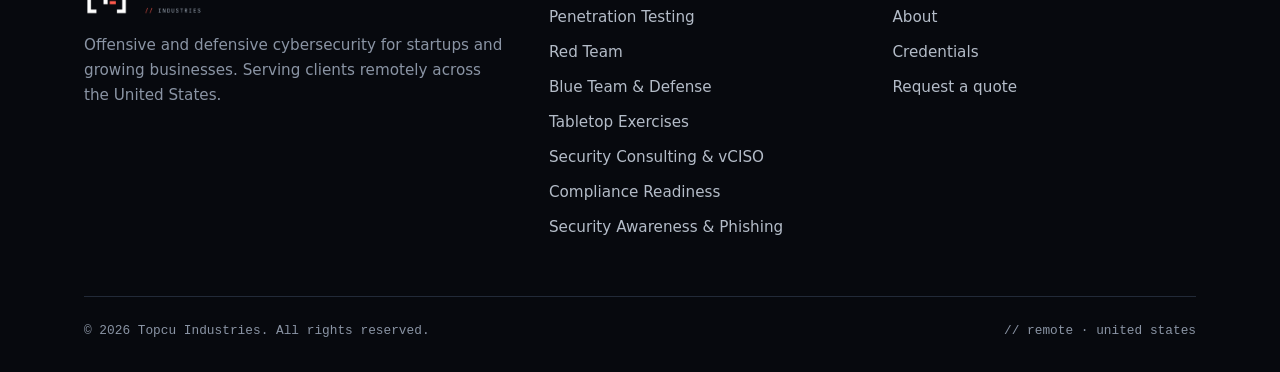
<file: contact.html>
<!doctype html>
<html lang="en">
<head>
  <meta charset="utf-8">
  <meta name="viewport" content="width=device-width, initial-scale=1">
  <meta http-equiv="Content-Security-Policy" content="default-src 'self'; script-src 'self'; style-src 'self' https://fonts.googleapis.com; font-src https://fonts.gstatic.com; img-src 'self' data:; connect-src https://formspree.io; form-action https://formspree.io; base-uri 'self'; object-src 'none'">
  <meta name="referrer" content="strict-origin-when-cross-origin">
  <title>Request a Quote | Topcu Industries</title>
  <meta name="description" content="Tell us what you need and we&#x27;ll recommend the right first step.">
  <meta property="og:type" content="website">
  <meta property="og:site_name" content="Topcu Industries">
  <meta property="og:title" content="Request a Quote | Topcu Industries">
  <meta property="og:description" content="Tell us what you need and we&#x27;ll recommend the right first step.">
  <meta name="theme-color" content="#0a0d14">
  <link rel="icon" type="image/png" sizes="32x32" href="assets/img/topcu-favicon-32.png">
  <link rel="icon" type="image/png" sizes="64x64" href="assets/img/topcu-favicon-64.png">
  <link rel="apple-touch-icon" href="assets/img/apple-touch-icon.png">
  <link rel="preconnect" href="https://fonts.googleapis.com">
  <link rel="preconnect" href="https://fonts.gstatic.com" crossorigin>
  <link rel="stylesheet" href="https://fonts.googleapis.com/css2?family=Barlow:wght@600;700&family=Inter:wght@400;500;600&family=JetBrains+Mono:wght@400;500;700&display=swap">
  <link rel="stylesheet" href="assets/css/style.css">
  <script src="assets/js/main.js" defer></script>
</head>
<body>
<a class="skip" href="#main">Skip to content</a>
<header class="site-header">
  <div class="wrap nav">
    <a class="brand" href="index.html" aria-label="Topcu Industries home">
      <img src="assets/img/topcu-logo-white.png" alt="Topcu Industries" width="740" height="200">
    </a>
    <button class="nav-toggle" aria-expanded="false" aria-controls="nav-links" aria-label="Menu"><span></span></button>
    <ul class="nav-links" id="nav-links">
      <li><a href="services/index.html">Services</a></li>
      <li><a href="about.html">About</a></li>
      <li><a href="contact.html" aria-current="page">Contact</a></li>
      <li><a class="btn btn-primary" href="contact.html">Request a quote <span class="arrow">→</span></a></li>
    </ul>
  </div>
</header>
<main id="main">
<section class="page-hero">
  <div class="grid-bg"></div>
  <div class="wrap">
    <nav class="crumbs" aria-label="Breadcrumb"><a href="index.html">home</a><span aria-hidden="true">/</span><span>contact</span></nav>
    <p class="eyebrow">Request a quote</p>
    <h1>Tell us what you need.</h1>
    <p class="lead">A few details help us come back with the right recommendation. We'll reply by email to set up a scoping call.</p>
  </div>
</section>
<section class="section-tight">
  <div class="wrap contact-grid">
    <form class="form" id="quote-form" action="https://formspree.io/f/YOUR_FORM_ID" method="POST" novalidate>
      <div class="row">
        <div class="field"><label for="f-name">Name</label><input id="f-name" name="name" autocomplete="name" required></div>
        <div class="field"><label for="f-email">Work email</label><input id="f-email" name="email" type="email" autocomplete="email" required></div>
      </div>
      <div class="row">
        <div class="field"><label for="f-company">Company</label><input id="f-company" name="company" autocomplete="organization" required></div>
        <div class="field"><label for="f-size">Company size</label>
          <select id="f-size" name="company_size" required>
            <option value="">Select…</option><option>1–10</option><option>11–50</option><option>51–200</option><option>201–1,000</option><option>1,000+</option>
          </select></div>
      </div>
      <fieldset class="field">
        <legend>What are you interested in?</legend>
        <div class="checkgrid"><label class="check"><input type="checkbox" name="services" value="Penetration Testing" data-slug="penetration-testing">Penetration Testing</label><label class="check"><input type="checkbox" name="services" value="Red Team" data-slug="red-team">Red Team</label><label class="check"><input type="checkbox" name="services" value="Blue Team &amp; Defense" data-slug="blue-team">Blue Team &amp; Defense</label><label class="check"><input type="checkbox" name="services" value="Tabletop Exercises" data-slug="tabletop-exercises">Tabletop Exercises</label><label class="check"><input type="checkbox" name="services" value="Security Consulting &amp; vCISO" data-slug="security-consulting">Security Consulting &amp; vCISO</label><label class="check"><input type="checkbox" name="services" value="Compliance Readiness" data-slug="compliance-readiness">Compliance Readiness</label><label class="check"><input type="checkbox" name="services" value="Security Awareness &amp; Phishing" data-slug="security-awareness">Security Awareness &amp; Phishing</label><label class="check"><input type="checkbox" name="services" value="Not sure yet" data-slug="unsure">Not sure yet</label></div>
      </fieldset>
      <div class="row">
        <div class="field"><label for="f-driver">What's driving this?</label>
          <select id="f-driver" name="driver">
            <option value="">Select…</option><option>Customer or prospect request</option><option>Compliance / audit</option><option>Cyber insurance</option><option>Recent incident or close call</option><option>Proactive / leadership request</option><option>Other</option>
          </select></div>
        <div class="field"><label for="f-timeline">Timeline</label>
          <select id="f-timeline" name="timeline">
            <option value="">Select…</option><option>As soon as possible</option><option>Within a month</option><option>1–3 months</option><option>Just exploring</option>
          </select></div>
      </div>
      <div class="field"><label for="f-msg">Anything else we should know? <span class="opt">(optional)</span></label>
        <textarea id="f-msg" name="message" placeholder="Environment, deadlines, what prompted the request…"></textarea></div>
      <div class="hp" aria-hidden="true"><label for="f-gotcha">Leave this empty</label><input id="f-gotcha" name="_gotcha" tabindex="-1" autocomplete="off"></div>
      <input type="hidden" name="_subject" value="New quote request: topcuindustries.com">
      <div class="form-status" id="form-status" role="status" tabindex="-1"></div>
      <div><button class="btn btn-primary" type="submit">Send request <span class="arrow">→</span></button></div>
      <p class="fine">Please don't include passwords, credentials or details of specific vulnerabilities in this form. We'll set up a secure channel for anything sensitive.</p>
    </form>
    <aside class="aside">
      <h3>What happens next</h3>
      <ul class="deliverables">
        <li><span class="n">01</span><div><strong>We review your request</strong><span class="d">and reply by email.</span></div></li>
        <li><span class="n">02</span><div><strong>Scoping call</strong><span class="d">A short conversation about your environment and goals.</span></div></li>
        <li><span class="n">03</span><div><strong>Proposal</strong><span class="d">Clear scope, timeline and quote, in writing.</span></div></li>
      </ul>
      <hr>
      <p class="muted">Serving clients remotely across the United States.</p>
    </aside>
  </div>
</section>
</main>
<footer class="site-footer">
  <div class="wrap">
    <div class="footer-grid">
      <div>
        <img src="assets/img/topcu-logo-white.png" alt="Topcu Industries" width="740" height="200">
        <p>Offensive and defensive cybersecurity for startups and growing businesses. Serving clients remotely across the United States.</p>
      </div>
      <div>
        <h4>Services</h4>
        <ul>
        <li><a href="services/penetration-testing.html">Penetration Testing</a></li>
        <li><a href="services/red-team.html">Red Team</a></li>
        <li><a href="services/blue-team.html">Blue Team &amp; Defense</a></li>
        <li><a href="services/tabletop-exercises.html">Tabletop Exercises</a></li>
        <li><a href="services/security-consulting.html">Security Consulting &amp; vCISO</a></li>
        <li><a href="services/compliance-readiness.html">Compliance Readiness</a></li>
        <li><a href="services/security-awareness.html">Security Awareness &amp; Phishing</a></li>
        </ul>
      </div>
      <div>
        <h4>Company</h4>
        <ul>
          <li><a href="about.html">About</a></li>
          <li><a href="about.html#credentials">Credentials</a></li>
          <li><a href="contact.html">Request a quote</a></li>
        </ul>
      </div>
    </div>
    <div class="footer-bottom">
      <span>© 2026 Topcu Industries. All rights reserved.</span>
      <span>// remote · united states</span>
    </div>
  </div>
</footer>
</body>
</html>
</file>
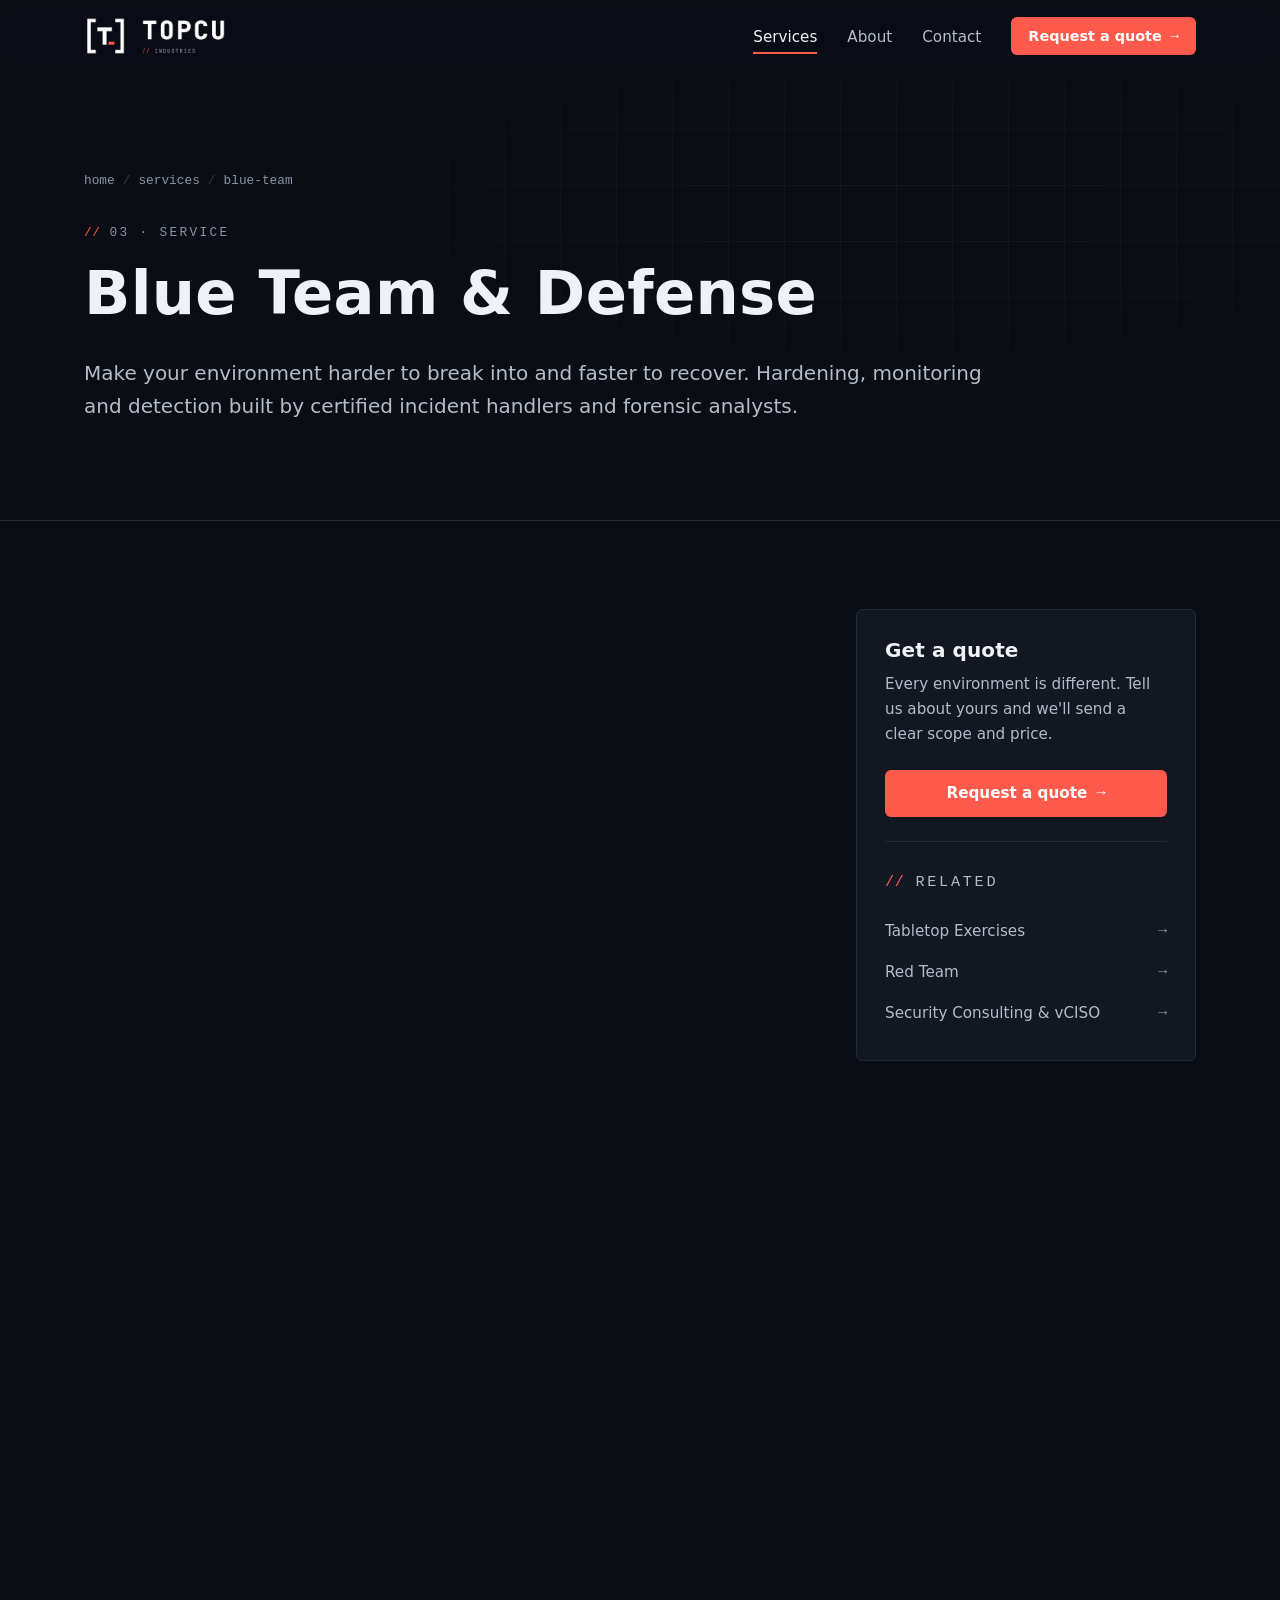
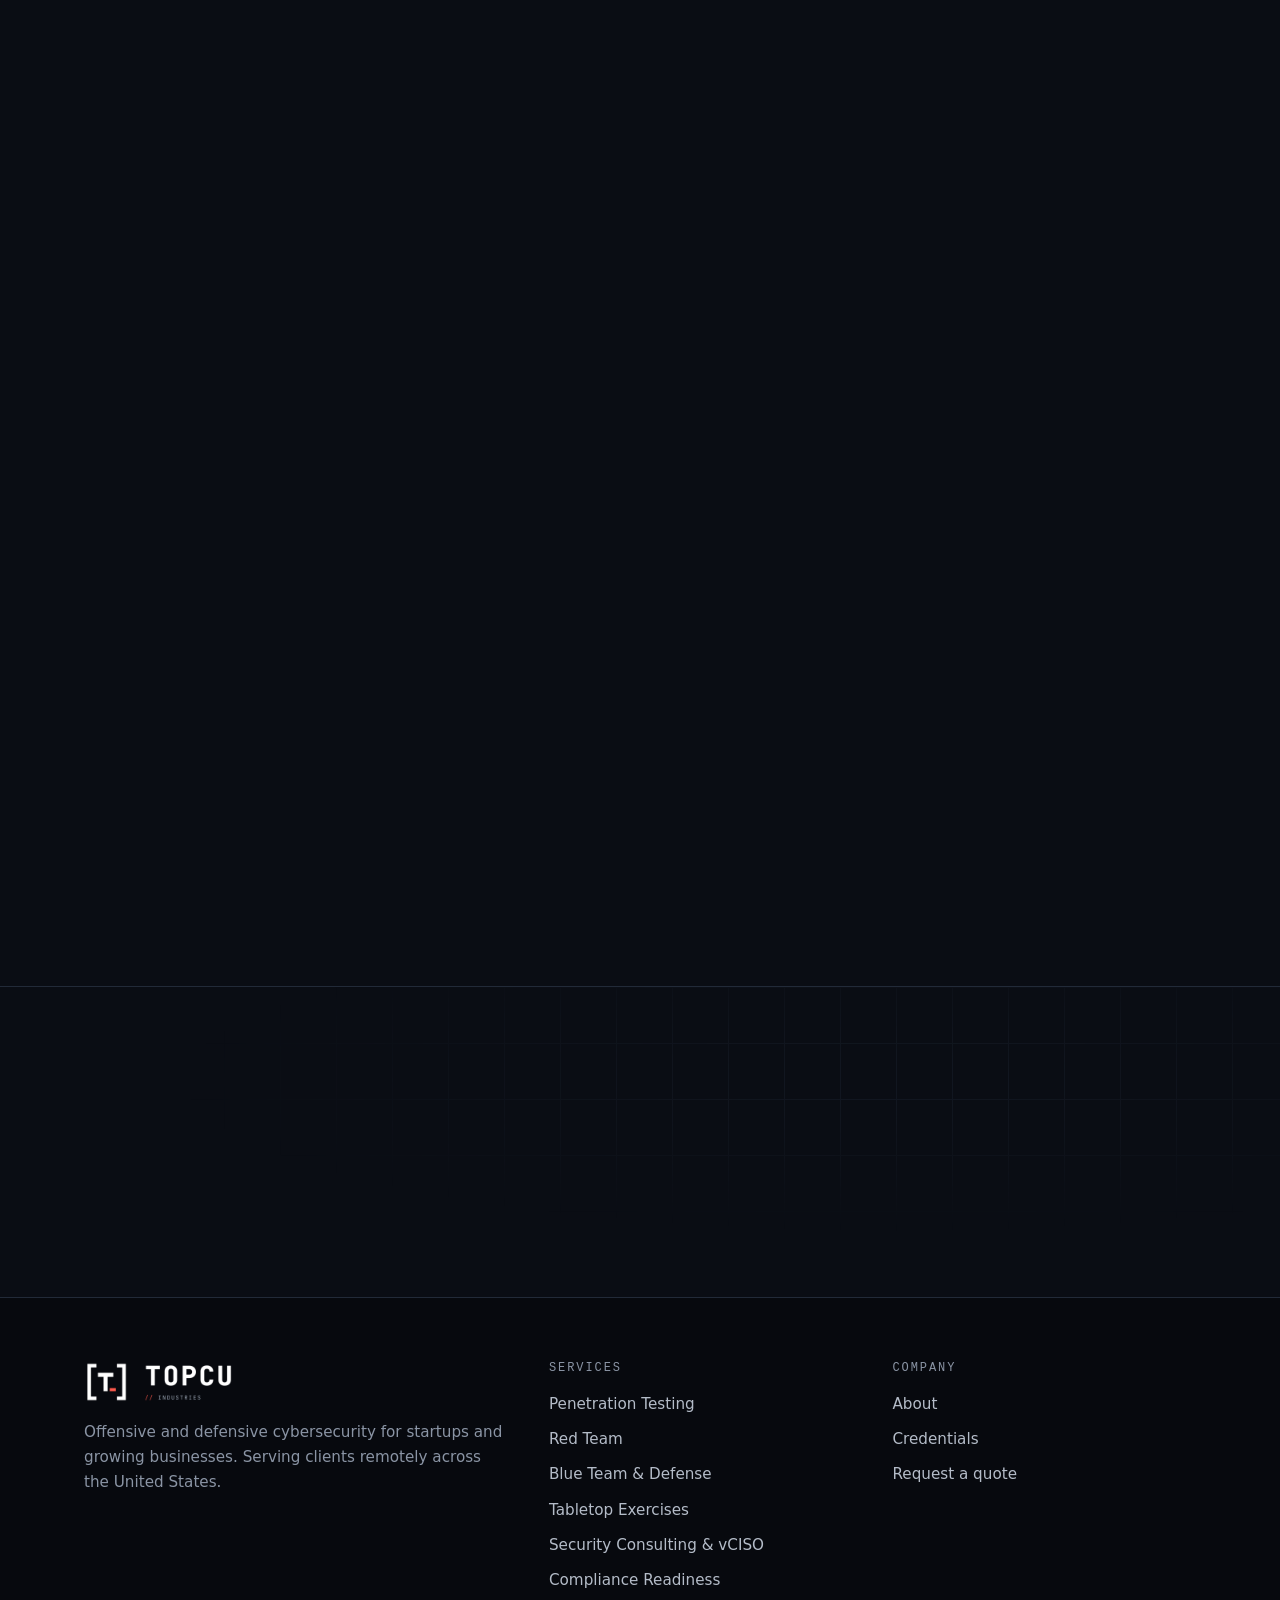
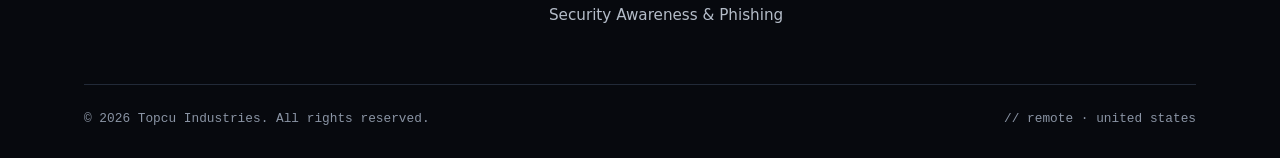
<file: services/blue-team.html>
<!doctype html>
<html lang="en">
<head>
  <meta charset="utf-8">
  <meta name="viewport" content="width=device-width, initial-scale=1">
  <meta http-equiv="Content-Security-Policy" content="default-src 'self'; script-src 'self'; style-src 'self' https://fonts.googleapis.com; font-src https://fonts.gstatic.com; img-src 'self' data:; connect-src https://formspree.io; form-action https://formspree.io; base-uri 'self'; object-src 'none'">
  <meta name="referrer" content="strict-origin-when-cross-origin">
  <title>Blue Team &amp; Defense | Topcu Industries</title>
  <meta name="description" content="Hardening, monitoring and detection engineering from certified incident handlers, so attacks get stopped early and you recover fast.">
  <meta property="og:type" content="website">
  <meta property="og:site_name" content="Topcu Industries">
  <meta property="og:title" content="Blue Team &amp; Defense | Topcu Industries">
  <meta property="og:description" content="Hardening, monitoring and detection engineering from certified incident handlers, so attacks get stopped early and you recover fast.">
  <meta name="theme-color" content="#0a0d14">
  <link rel="icon" type="image/png" sizes="32x32" href="../assets/img/topcu-favicon-32.png">
  <link rel="icon" type="image/png" sizes="64x64" href="../assets/img/topcu-favicon-64.png">
  <link rel="apple-touch-icon" href="../assets/img/apple-touch-icon.png">
  <link rel="preconnect" href="https://fonts.googleapis.com">
  <link rel="preconnect" href="https://fonts.gstatic.com" crossorigin>
  <link rel="stylesheet" href="https://fonts.googleapis.com/css2?family=Barlow:wght@600;700&family=Inter:wght@400;500;600&family=JetBrains+Mono:wght@400;500;700&display=swap">
  <link rel="stylesheet" href="../assets/css/style.css">
  <script src="../assets/js/main.js" defer></script>
</head>
<body>
<a class="skip" href="#main">Skip to content</a>
<header class="site-header">
  <div class="wrap nav">
    <a class="brand" href="../index.html" aria-label="Topcu Industries home">
      <img src="../assets/img/topcu-logo-white.png" alt="Topcu Industries" width="740" height="200">
    </a>
    <button class="nav-toggle" aria-expanded="false" aria-controls="nav-links" aria-label="Menu"><span></span></button>
    <ul class="nav-links" id="nav-links">
      <li><a href="../services/index.html" aria-current="page">Services</a></li>
      <li><a href="../about.html">About</a></li>
      <li><a href="../contact.html">Contact</a></li>
      <li><a class="btn btn-primary" href="../contact.html">Request a quote <span class="arrow">→</span></a></li>
    </ul>
  </div>
</header>
<main id="main">
<section class="page-hero">
  <div class="grid-bg"></div>
  <div class="wrap">
    <nav class="crumbs" aria-label="Breadcrumb"><a href="../index.html">home</a><span aria-hidden="true">/</span><a href="../services/index.html">services</a><span aria-hidden="true">/</span><span>blue-team</span></nav>
    <p class="eyebrow">03 · Service</p>
    <h1>Blue Team &amp; Defense</h1>
    <p class="lead">Make your environment harder to break into and faster to recover. Hardening, monitoring and detection built by certified incident handlers and forensic analysts.</p>
  </div>
</section>
<section class="section-tight">
  <div class="wrap detail">
    <div class="detail-main">
      <section class="reveal">
        <div class="lead"><p>Most breaches at growing companies don't need advanced attackers. They take advantage of default settings, missing MFA, logs nobody reads and alerts nobody tunes.</p><p>Our team holds GIAC incident handling, forensics, intrusion analysis, cloud threat detection and continuous monitoring certifications. We bring that experience to your environment, working with the tools you already have.</p></div>
      </section>
      <section class="reveal">
        <p class="eyebrow">Good fit if</p>
        <ul class="checks"><li><strong>No dedicated security team</strong>: IT generalists or an MSP wearing the security hat</li><li><strong>You bought security tools</strong> but aren't sure they're configured or watched properly</li><li><strong>Ransomware readiness</strong> is a concern from leadership or your insurer</li></ul>
      </section>
      <section class="reveal">
        <h2>What we do</h2>
        
        <div class="scope-grid"><div class="scope"><h3>Hardening review</h3><p>Identity, endpoints, email, Microsoft 365 / Google Workspace and cloud configuration checked against proven baselines.</p></div><div class="scope"><h3>Logging &amp; monitoring</h3><p>Make sure the right logs exist, are kept long enough, and actually reach someone who can act on them.</p></div><div class="scope"><h3>Detection engineering</h3><p>Custom detections for your environment, including cloud and identity threats, tuned to cut noise.</p></div><div class="scope"><h3>Incident response readiness</h3><p>IR plans, playbooks and contact trees, so the first hour of an incident isn&#x27;t spent figuring out who to call.</p></div><div class="scope"><h3>Security automation</h3><p>SOAR and scripted playbooks that handle repetitive triage so your team can focus on real threats.</p></div><div class="scope"><h3>Purple teaming</h3><p>We simulate attacker techniques and tune your defenses live, side by side with your team.</p></div></div>
      </section>
      <section class="reveal">
        <h2>What you get</h2>
        <ul class="deliverables"><li><span class="n">01</span><div><strong>Hardening roadmap</strong><span class="d">Prioritized configuration changes with step-by-step guidance.</span></div></li><li><span class="n">02</span><div><strong>Detection coverage map</strong><span class="d">What you can see today, what you can&#x27;t, and what to add first.</span></div></li><li><span class="n">03</span><div><strong>IR plan &amp; playbooks</strong><span class="d">Practical documents for ransomware, BEC, account takeover and more.</span></div></li><li><span class="n">04</span><div><strong>Configuration baselines</strong><span class="d">Documented secure settings to keep things from drifting.</span></div></li></ul>
        
      </section>
      <section class="reveal faq">
        <h2>Questions</h2>
        <details><summary>We don&#x27;t have a security team. Is this for us?</summary><p>Yes. That&#x27;s who we built it for. We work directly with IT staff, MSPs and engineering teams and leave you with things they can maintain.</p></details><details><summary>What tools do you work with?</summary><p>We&#x27;re tool-agnostic. We work with what you already have, such as Microsoft Defender, CrowdStrike, SentinelOne, Google Workspace, AWS or Azure, before recommending anything new.</p></details>
      </section>
    </div>
    <aside class="aside">
      <h3>Get a quote</h3>
      <p>Every environment is different. Tell us about yours and we'll send a clear scope and price.</p>
      <a class="btn btn-primary" href="../contact.html?service=blue-team">Request a quote <span class="arrow">→</span></a>
      <hr>
      <p class="eyebrow">Related</p>
      <ul class="related"><li><a href="../services/tabletop-exercises.html">Tabletop Exercises</a></li><li><a href="../services/red-team.html">Red Team</a></li><li><a href="../services/security-consulting.html">Security Consulting &amp; vCISO</a></li></ul>
    </aside>
  </div>
</section>
<section class="cta-band">
  <div class="grid-bg"></div>
  <div class="wrap cta-inner reveal">
    <div>
      <h2>Ready to talk blue team?</h2>
      <p>Book a scoping call. We'll ask a few questions, recommend a scope, and send a quote.</p>
    </div>
    <a class="btn btn-primary" href="../contact.html?service=blue-team">Request a quote <span class="arrow">→</span></a>
  </div>
</section>
</main>
<footer class="site-footer">
  <div class="wrap">
    <div class="footer-grid">
      <div>
        <img src="../assets/img/topcu-logo-white.png" alt="Topcu Industries" width="740" height="200">
        <p>Offensive and defensive cybersecurity for startups and growing businesses. Serving clients remotely across the United States.</p>
      </div>
      <div>
        <h4>Services</h4>
        <ul>
        <li><a href="../services/penetration-testing.html">Penetration Testing</a></li>
        <li><a href="../services/red-team.html">Red Team</a></li>
        <li><a href="../services/blue-team.html">Blue Team &amp; Defense</a></li>
        <li><a href="../services/tabletop-exercises.html">Tabletop Exercises</a></li>
        <li><a href="../services/security-consulting.html">Security Consulting &amp; vCISO</a></li>
        <li><a href="../services/compliance-readiness.html">Compliance Readiness</a></li>
        <li><a href="../services/security-awareness.html">Security Awareness &amp; Phishing</a></li>
        </ul>
      </div>
      <div>
        <h4>Company</h4>
        <ul>
          <li><a href="../about.html">About</a></li>
          <li><a href="../about.html#credentials">Credentials</a></li>
          <li><a href="../contact.html">Request a quote</a></li>
        </ul>
      </div>
    </div>
    <div class="footer-bottom">
      <span>© 2026 Topcu Industries. All rights reserved.</span>
      <span>// remote · united states</span>
    </div>
  </div>
</footer>
</body>
</html>
</file>
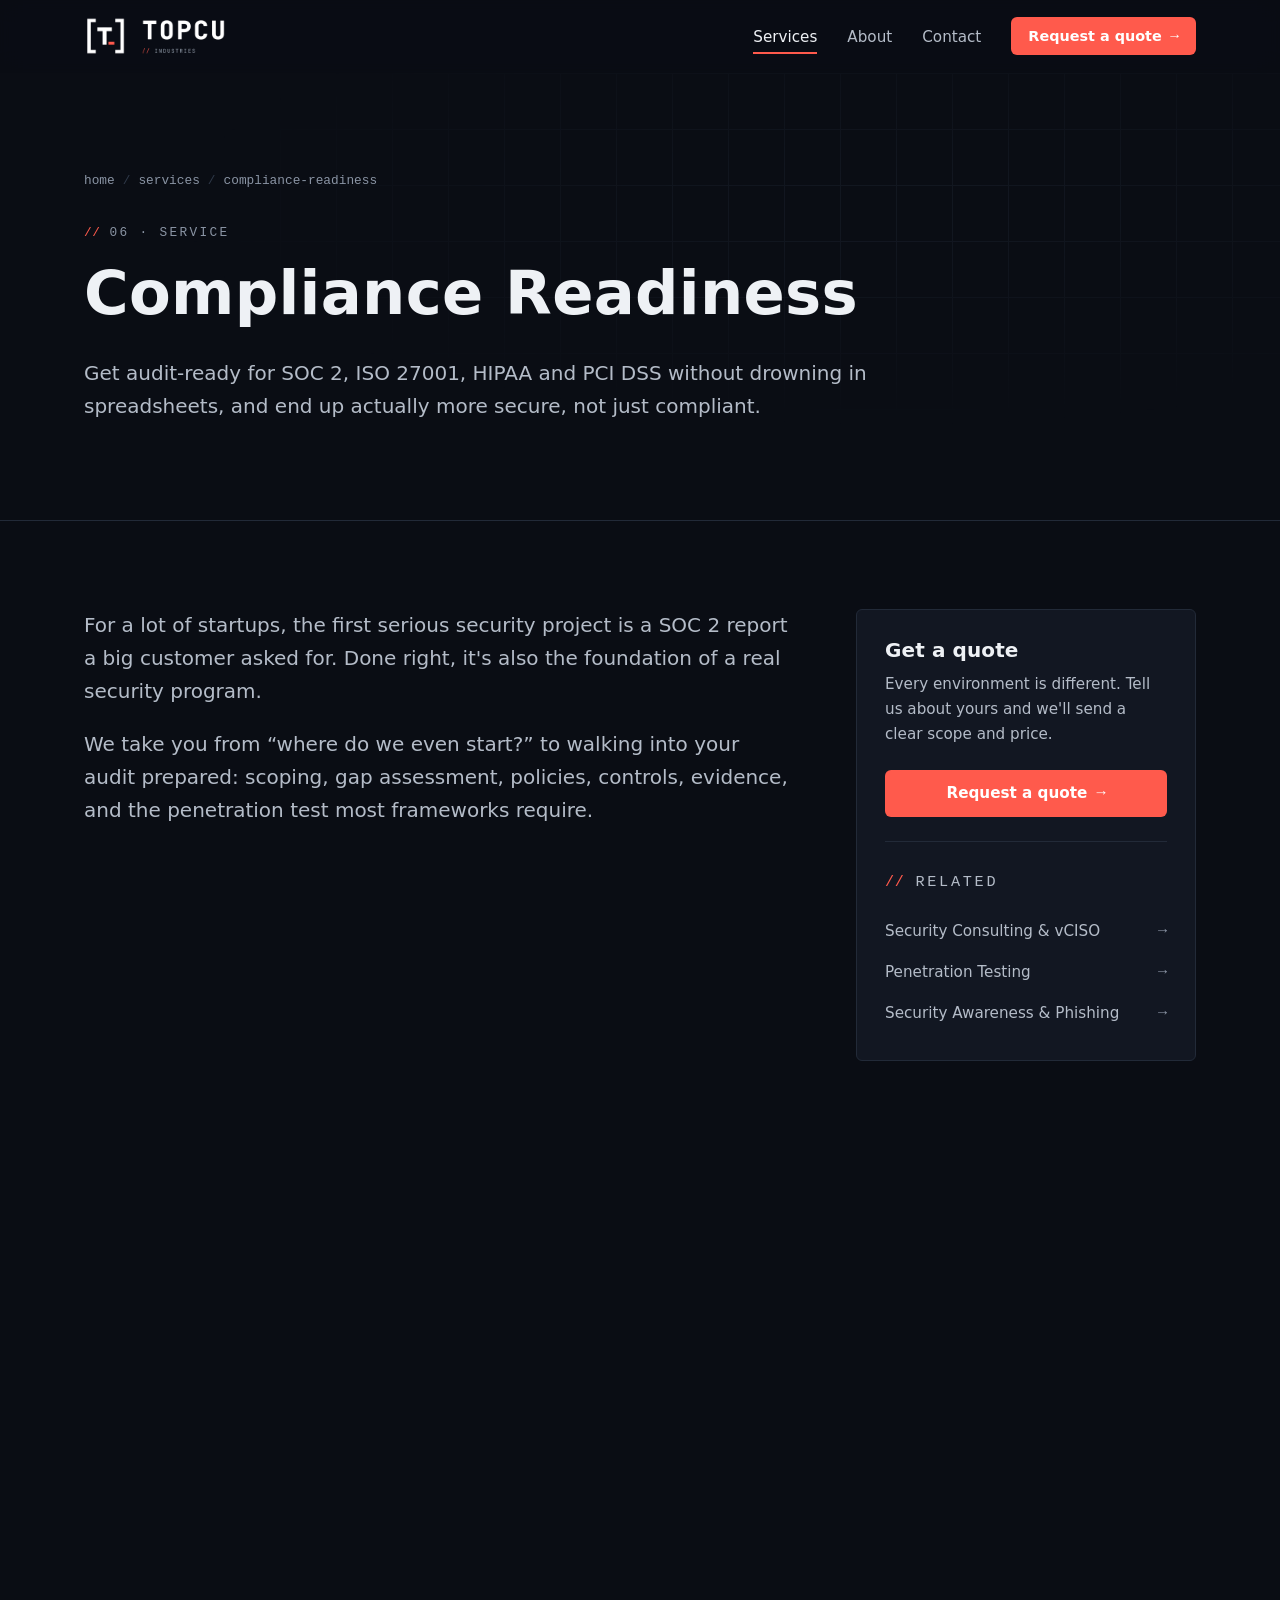
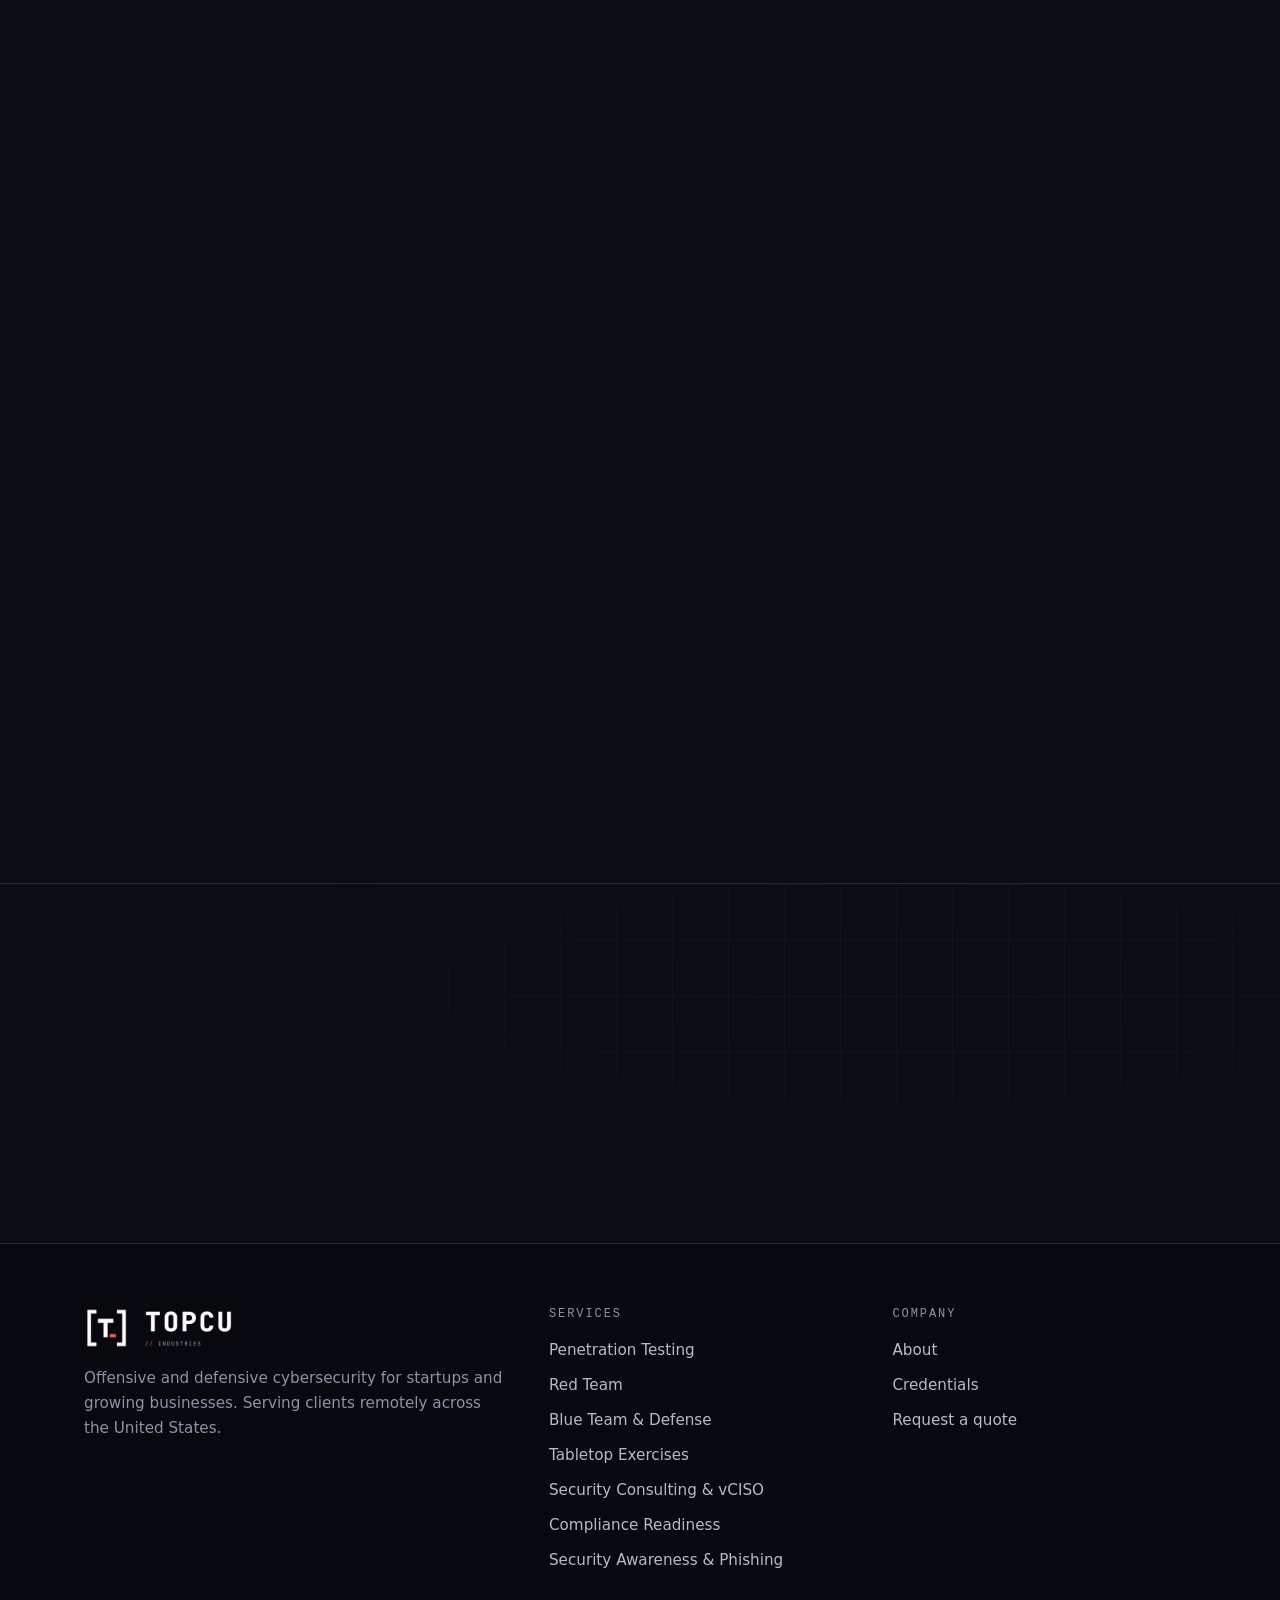
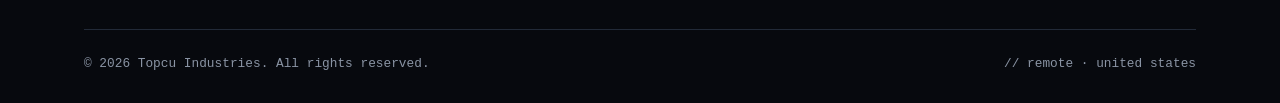
<file: services/compliance-readiness.html>
<!doctype html>
<html lang="en">
<head>
  <meta charset="utf-8">
  <meta name="viewport" content="width=device-width, initial-scale=1">
  <meta http-equiv="Content-Security-Policy" content="default-src 'self'; script-src 'self'; style-src 'self' https://fonts.googleapis.com; font-src https://fonts.gstatic.com; img-src 'self' data:; connect-src https://formspree.io; form-action https://formspree.io; base-uri 'self'; object-src 'none'">
  <meta name="referrer" content="strict-origin-when-cross-origin">
  <title>Compliance Readiness | Topcu Industries</title>
  <meta name="description" content="Get audit-ready for SOC 2, ISO 27001, HIPAA and PCI DSS without drowning in spreadsheets.">
  <meta property="og:type" content="website">
  <meta property="og:site_name" content="Topcu Industries">
  <meta property="og:title" content="Compliance Readiness | Topcu Industries">
  <meta property="og:description" content="Get audit-ready for SOC 2, ISO 27001, HIPAA and PCI DSS without drowning in spreadsheets.">
  <meta name="theme-color" content="#0a0d14">
  <link rel="icon" type="image/png" sizes="32x32" href="../assets/img/topcu-favicon-32.png">
  <link rel="icon" type="image/png" sizes="64x64" href="../assets/img/topcu-favicon-64.png">
  <link rel="apple-touch-icon" href="../assets/img/apple-touch-icon.png">
  <link rel="preconnect" href="https://fonts.googleapis.com">
  <link rel="preconnect" href="https://fonts.gstatic.com" crossorigin>
  <link rel="stylesheet" href="https://fonts.googleapis.com/css2?family=Barlow:wght@600;700&family=Inter:wght@400;500;600&family=JetBrains+Mono:wght@400;500;700&display=swap">
  <link rel="stylesheet" href="../assets/css/style.css">
  <script src="../assets/js/main.js" defer></script>
</head>
<body>
<a class="skip" href="#main">Skip to content</a>
<header class="site-header">
  <div class="wrap nav">
    <a class="brand" href="../index.html" aria-label="Topcu Industries home">
      <img src="../assets/img/topcu-logo-white.png" alt="Topcu Industries" width="740" height="200">
    </a>
    <button class="nav-toggle" aria-expanded="false" aria-controls="nav-links" aria-label="Menu"><span></span></button>
    <ul class="nav-links" id="nav-links">
      <li><a href="../services/index.html" aria-current="page">Services</a></li>
      <li><a href="../about.html">About</a></li>
      <li><a href="../contact.html">Contact</a></li>
      <li><a class="btn btn-primary" href="../contact.html">Request a quote <span class="arrow">→</span></a></li>
    </ul>
  </div>
</header>
<main id="main">
<section class="page-hero">
  <div class="grid-bg"></div>
  <div class="wrap">
    <nav class="crumbs" aria-label="Breadcrumb"><a href="../index.html">home</a><span aria-hidden="true">/</span><a href="../services/index.html">services</a><span aria-hidden="true">/</span><span>compliance-readiness</span></nav>
    <p class="eyebrow">06 · Service</p>
    <h1>Compliance Readiness</h1>
    <p class="lead">Get audit-ready for SOC 2, ISO 27001, HIPAA and PCI DSS without drowning in spreadsheets, and end up actually more secure, not just compliant.</p>
  </div>
</section>
<section class="section-tight">
  <div class="wrap detail">
    <div class="detail-main">
      <section class="reveal">
        <div class="lead"><p>For a lot of startups, the first serious security project is a SOC 2 report a big customer asked for. Done right, it's also the foundation of a real security program.</p><p>We take you from “where do we even start?” to walking into your audit prepared: scoping, gap assessment, policies, controls, evidence, and the penetration test most frameworks require.</p></div>
      </section>
      <section class="reveal">
        <p class="eyebrow">Good fit if</p>
        <ul class="checks"><li><strong>A customer or prospect</strong> requires SOC 2 or ISO 27001 to sign</li><li><strong>Healthcare or payments data</strong> brings HIPAA or PCI DSS requirements</li><li><strong>You've bought a compliance platform</strong> and need help getting it across the line</li></ul>
      </section>
      <section class="reveal">
        <h2>What&#x27;s included</h2>
        <ul class="chips"><li>SOC 2</li><li>ISO 27001</li><li>HIPAA</li><li>PCI DSS</li><li>NIST CSF</li></ul><br>
        <div class="scope-grid"><div class="scope"><h3>Scoping &amp; gap assessment</h3><p>Which framework and scope fit your goals, and exactly what&#x27;s missing today.</p></div><div class="scope"><h3>Policies &amp; procedures</h3><p>Written to match how your company actually works, not boilerplate.</p></div><div class="scope"><h3>Control implementation</h3><p>Hands-on guidance to close gaps in access, logging, change management, vendors and more.</p></div><div class="scope"><h3>Audit preparation</h3><p>Evidence review and a readiness check before the auditor arrives.</p></div></div>
      </section>
      <section class="reveal">
        <h2>What you get</h2>
        <ul class="deliverables"><li><span class="n">01</span><div><strong>Gap assessment report</strong><span class="d">Control-by-control status and remediation plan.</span></div></li><li><span class="n">02</span><div><strong>Policy library</strong><span class="d">The full set of policies your framework requires.</span></div></li><li><span class="n">03</span><div><strong>Readiness review</strong><span class="d">A final check so there are no surprises during the audit.</span></div></li><li><span class="n">04</span><div><strong>Pentest (if needed)</strong><span class="d">The third-party penetration test most frameworks and auditors expect.</span></div></li></ul>
        <p class="note"><strong>A note on independence:</strong> we prepare you for the audit. The audit itself is performed by an independent CPA firm or accredited assessor, and we can point you to options.</p>
      </section>
      <section class="reveal faq">
        <h2>Questions</h2>
        <details><summary>Type I or Type II?</summary><p>Type I checks your controls at a point in time. Type II checks they worked over a period, usually 3 to 12 months. Many startups start with Type I to unblock deals, then move to Type II.</p></details><details><summary>Do we need a compliance automation platform?</summary><p>Not always. They help with evidence collection, but they don&#x27;t write your policies or fix your controls. We work with or without one.</p></details>
      </section>
    </div>
    <aside class="aside">
      <h3>Get a quote</h3>
      <p>Every environment is different. Tell us about yours and we'll send a clear scope and price.</p>
      <a class="btn btn-primary" href="../contact.html?service=compliance-readiness">Request a quote <span class="arrow">→</span></a>
      <hr>
      <p class="eyebrow">Related</p>
      <ul class="related"><li><a href="../services/security-consulting.html">Security Consulting &amp; vCISO</a></li><li><a href="../services/penetration-testing.html">Penetration Testing</a></li><li><a href="../services/security-awareness.html">Security Awareness &amp; Phishing</a></li></ul>
    </aside>
  </div>
</section>
<section class="cta-band">
  <div class="grid-bg"></div>
  <div class="wrap cta-inner reveal">
    <div>
      <h2>Ready to talk compliance readiness?</h2>
      <p>Book a scoping call. We'll ask a few questions, recommend a scope, and send a quote.</p>
    </div>
    <a class="btn btn-primary" href="../contact.html?service=compliance-readiness">Request a quote <span class="arrow">→</span></a>
  </div>
</section>
</main>
<footer class="site-footer">
  <div class="wrap">
    <div class="footer-grid">
      <div>
        <img src="../assets/img/topcu-logo-white.png" alt="Topcu Industries" width="740" height="200">
        <p>Offensive and defensive cybersecurity for startups and growing businesses. Serving clients remotely across the United States.</p>
      </div>
      <div>
        <h4>Services</h4>
        <ul>
        <li><a href="../services/penetration-testing.html">Penetration Testing</a></li>
        <li><a href="../services/red-team.html">Red Team</a></li>
        <li><a href="../services/blue-team.html">Blue Team &amp; Defense</a></li>
        <li><a href="../services/tabletop-exercises.html">Tabletop Exercises</a></li>
        <li><a href="../services/security-consulting.html">Security Consulting &amp; vCISO</a></li>
        <li><a href="../services/compliance-readiness.html">Compliance Readiness</a></li>
        <li><a href="../services/security-awareness.html">Security Awareness &amp; Phishing</a></li>
        </ul>
      </div>
      <div>
        <h4>Company</h4>
        <ul>
          <li><a href="../about.html">About</a></li>
          <li><a href="../about.html#credentials">Credentials</a></li>
          <li><a href="../contact.html">Request a quote</a></li>
        </ul>
      </div>
    </div>
    <div class="footer-bottom">
      <span>© 2026 Topcu Industries. All rights reserved.</span>
      <span>// remote · united states</span>
    </div>
  </div>
</footer>
</body>
</html>
</file>
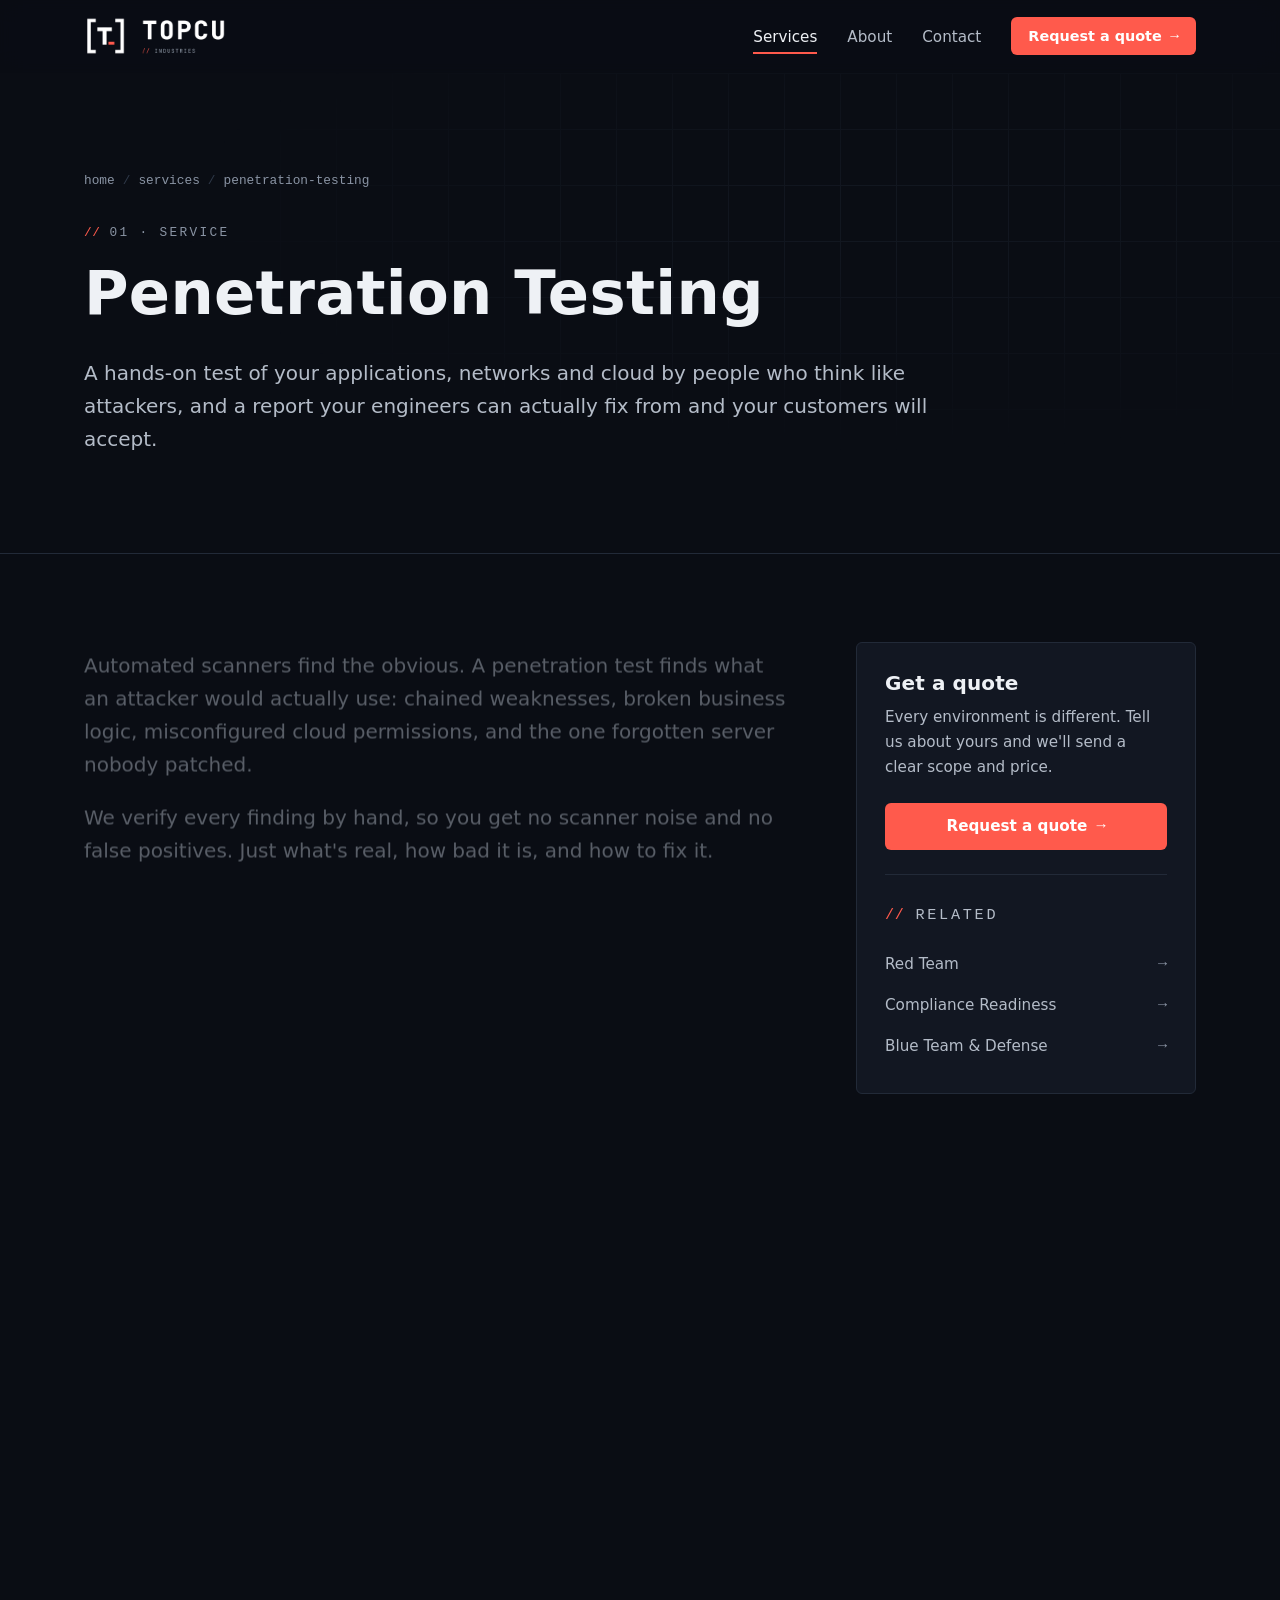
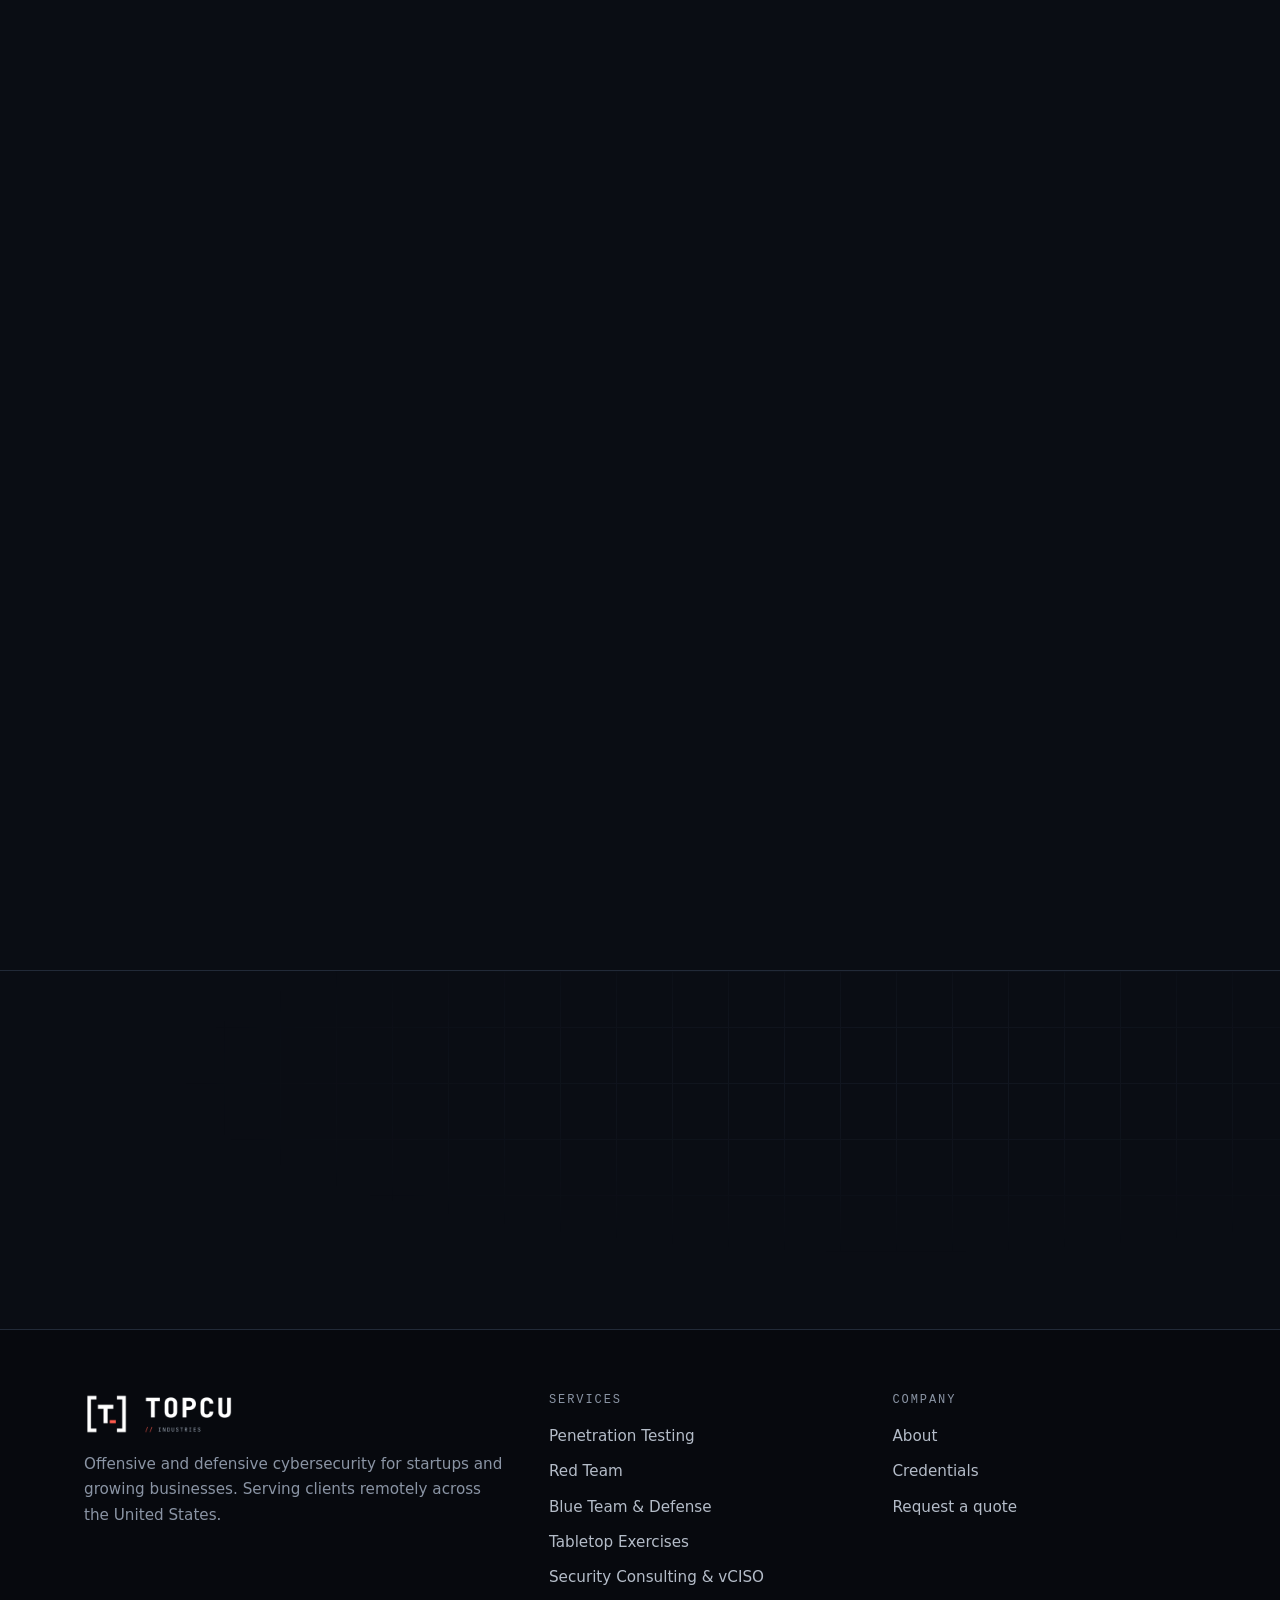
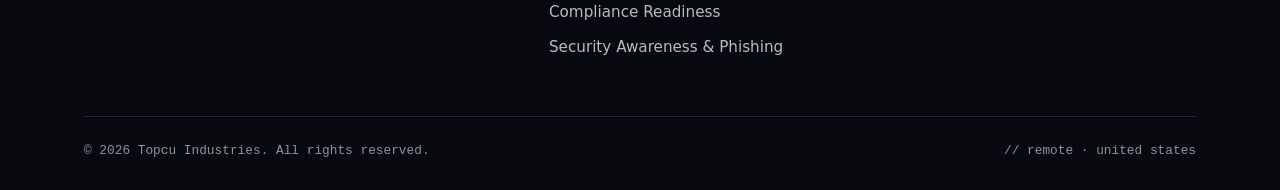
<file: services/penetration-testing.html>
<!doctype html>
<html lang="en">
<head>
  <meta charset="utf-8">
  <meta name="viewport" content="width=device-width, initial-scale=1">
  <meta http-equiv="Content-Security-Policy" content="default-src 'self'; script-src 'self'; style-src 'self' https://fonts.googleapis.com; font-src https://fonts.gstatic.com; img-src 'self' data:; connect-src https://formspree.io; form-action https://formspree.io; base-uri 'self'; object-src 'none'">
  <meta name="referrer" content="strict-origin-when-cross-origin">
  <title>Penetration Testing | Topcu Industries</title>
  <meta name="description" content="Hands-on testing of your web apps, APIs, networks and cloud, with a report your engineers can fix from and your customers will accept.">
  <meta property="og:type" content="website">
  <meta property="og:site_name" content="Topcu Industries">
  <meta property="og:title" content="Penetration Testing | Topcu Industries">
  <meta property="og:description" content="Hands-on testing of your web apps, APIs, networks and cloud, with a report your engineers can fix from and your customers will accept.">
  <meta name="theme-color" content="#0a0d14">
  <link rel="icon" type="image/png" sizes="32x32" href="../assets/img/topcu-favicon-32.png">
  <link rel="icon" type="image/png" sizes="64x64" href="../assets/img/topcu-favicon-64.png">
  <link rel="apple-touch-icon" href="../assets/img/apple-touch-icon.png">
  <link rel="preconnect" href="https://fonts.googleapis.com">
  <link rel="preconnect" href="https://fonts.gstatic.com" crossorigin>
  <link rel="stylesheet" href="https://fonts.googleapis.com/css2?family=Barlow:wght@600;700&family=Inter:wght@400;500;600&family=JetBrains+Mono:wght@400;500;700&display=swap">
  <link rel="stylesheet" href="../assets/css/style.css">
  <script src="../assets/js/main.js" defer></script>
</head>
<body>
<a class="skip" href="#main">Skip to content</a>
<header class="site-header">
  <div class="wrap nav">
    <a class="brand" href="../index.html" aria-label="Topcu Industries home">
      <img src="../assets/img/topcu-logo-white.png" alt="Topcu Industries" width="740" height="200">
    </a>
    <button class="nav-toggle" aria-expanded="false" aria-controls="nav-links" aria-label="Menu"><span></span></button>
    <ul class="nav-links" id="nav-links">
      <li><a href="../services/index.html" aria-current="page">Services</a></li>
      <li><a href="../about.html">About</a></li>
      <li><a href="../contact.html">Contact</a></li>
      <li><a class="btn btn-primary" href="../contact.html">Request a quote <span class="arrow">→</span></a></li>
    </ul>
  </div>
</header>
<main id="main">
<section class="page-hero">
  <div class="grid-bg"></div>
  <div class="wrap">
    <nav class="crumbs" aria-label="Breadcrumb"><a href="../index.html">home</a><span aria-hidden="true">/</span><a href="../services/index.html">services</a><span aria-hidden="true">/</span><span>penetration-testing</span></nav>
    <p class="eyebrow">01 · Service</p>
    <h1>Penetration Testing</h1>
    <p class="lead">A hands-on test of your applications, networks and cloud by people who think like attackers, and a report your engineers can actually fix from and your customers will accept.</p>
  </div>
</section>
<section class="section-tight">
  <div class="wrap detail">
    <div class="detail-main">
      <section class="reveal">
        <div class="lead"><p>Automated scanners find the obvious. A penetration test finds what an attacker would actually use: chained weaknesses, broken business logic, misconfigured cloud permissions, and the one forgotten server nobody patched.</p><p>We verify every finding by hand, so you get no scanner noise and no false positives. Just what's real, how bad it is, and how to fix it.</p></div>
      </section>
      <section class="reveal">
        <p class="eyebrow">Good fit if</p>
        <ul class="checks"><li><strong>SOC 2, ISO 27001, HIPAA or PCI</strong> evidence you need for an audit</li><li><strong>An enterprise customer</strong> asking for a recent third-party pentest</li><li><strong>Cyber insurance</strong> applications and renewals</li><li><strong>Before a major launch</strong> or after big infrastructure changes</li></ul>
      </section>
      <section class="reveal">
        <h2>What we test</h2>
        
        <div class="scope-grid"><div class="scope"><h3>External network</h3><p>Everything your company exposes to the internet: hosts, VPNs, email, remote access and forgotten services.</p></div><div class="scope"><h3>Internal network &amp; Active Directory</h3><p>What an attacker can reach once they&#x27;re inside, from a phished laptop to domain admin.</p></div><div class="scope"><h3>Web applications &amp; APIs</h3><p>Authentication, authorization, business logic, injection and data exposure, tested against OWASP and beyond.</p></div><div class="scope"><h3>Cloud environments</h3><p>AWS, Azure, GCP and Microsoft 365 / Google Workspace configuration, identity and permissions review.</p></div></div>
      </section>
      <section class="reveal">
        <h2>What you get</h2>
        <ul class="deliverables"><li><span class="n">01</span><div><strong>Executive summary</strong><span class="d">A plain-English overview of risk for leadership, customers and auditors.</span></div></li><li><span class="n">02</span><div><strong>Technical findings</strong><span class="d">Each issue with severity, evidence, affected assets and step-by-step reproduction.</span></div></li><li><span class="n">03</span><div><strong>Prioritized remediation</strong><span class="d">Specific fixes ranked by risk and effort, so your team knows where to start.</span></div></li><li><span class="n">04</span><div><strong>Readout call</strong><span class="d">We walk your team through the results and answer questions.</span></div></li><li><span class="n">05</span><div><strong>Retest &amp; attestation letter</strong><span class="d">We verify your fixes and provide a letter you can share with customers.</span></div></li></ul>
        
      </section>
      <section class="reveal faq">
        <h2>Questions</h2>
        <details><summary>Will testing break production?</summary><p>We agree on rules of engagement, testing windows and off-limits systems before we start, and we coordinate with your team throughout. Anything risky gets discussed with you first.</p></details><details><summary>Is a pentest the same as a vulnerability scan?</summary><p>No. A scan lists known issues automatically. A pentest is a person actively trying to break in: confirming what&#x27;s exploitable, chaining weaknesses together and testing logic no scanner understands.</p></details><details><summary>How long does it take?</summary><p>It depends on scope. You&#x27;ll get a clear timeline and fixed scope in your proposal before anything starts.</p></details>
      </section>
    </div>
    <aside class="aside">
      <h3>Get a quote</h3>
      <p>Every environment is different. Tell us about yours and we'll send a clear scope and price.</p>
      <a class="btn btn-primary" href="../contact.html?service=penetration-testing">Request a quote <span class="arrow">→</span></a>
      <hr>
      <p class="eyebrow">Related</p>
      <ul class="related"><li><a href="../services/red-team.html">Red Team</a></li><li><a href="../services/compliance-readiness.html">Compliance Readiness</a></li><li><a href="../services/blue-team.html">Blue Team &amp; Defense</a></li></ul>
    </aside>
  </div>
</section>
<section class="cta-band">
  <div class="grid-bg"></div>
  <div class="wrap cta-inner reveal">
    <div>
      <h2>Ready to talk penetration testing?</h2>
      <p>Book a scoping call. We'll ask a few questions, recommend a scope, and send a quote.</p>
    </div>
    <a class="btn btn-primary" href="../contact.html?service=penetration-testing">Request a quote <span class="arrow">→</span></a>
  </div>
</section>
</main>
<footer class="site-footer">
  <div class="wrap">
    <div class="footer-grid">
      <div>
        <img src="../assets/img/topcu-logo-white.png" alt="Topcu Industries" width="740" height="200">
        <p>Offensive and defensive cybersecurity for startups and growing businesses. Serving clients remotely across the United States.</p>
      </div>
      <div>
        <h4>Services</h4>
        <ul>
        <li><a href="../services/penetration-testing.html">Penetration Testing</a></li>
        <li><a href="../services/red-team.html">Red Team</a></li>
        <li><a href="../services/blue-team.html">Blue Team &amp; Defense</a></li>
        <li><a href="../services/tabletop-exercises.html">Tabletop Exercises</a></li>
        <li><a href="../services/security-consulting.html">Security Consulting &amp; vCISO</a></li>
        <li><a href="../services/compliance-readiness.html">Compliance Readiness</a></li>
        <li><a href="../services/security-awareness.html">Security Awareness &amp; Phishing</a></li>
        </ul>
      </div>
      <div>
        <h4>Company</h4>
        <ul>
          <li><a href="../about.html">About</a></li>
          <li><a href="../about.html#credentials">Credentials</a></li>
          <li><a href="../contact.html">Request a quote</a></li>
        </ul>
      </div>
    </div>
    <div class="footer-bottom">
      <span>© 2026 Topcu Industries. All rights reserved.</span>
      <span>// remote · united states</span>
    </div>
  </div>
</footer>
</body>
</html>
</file>
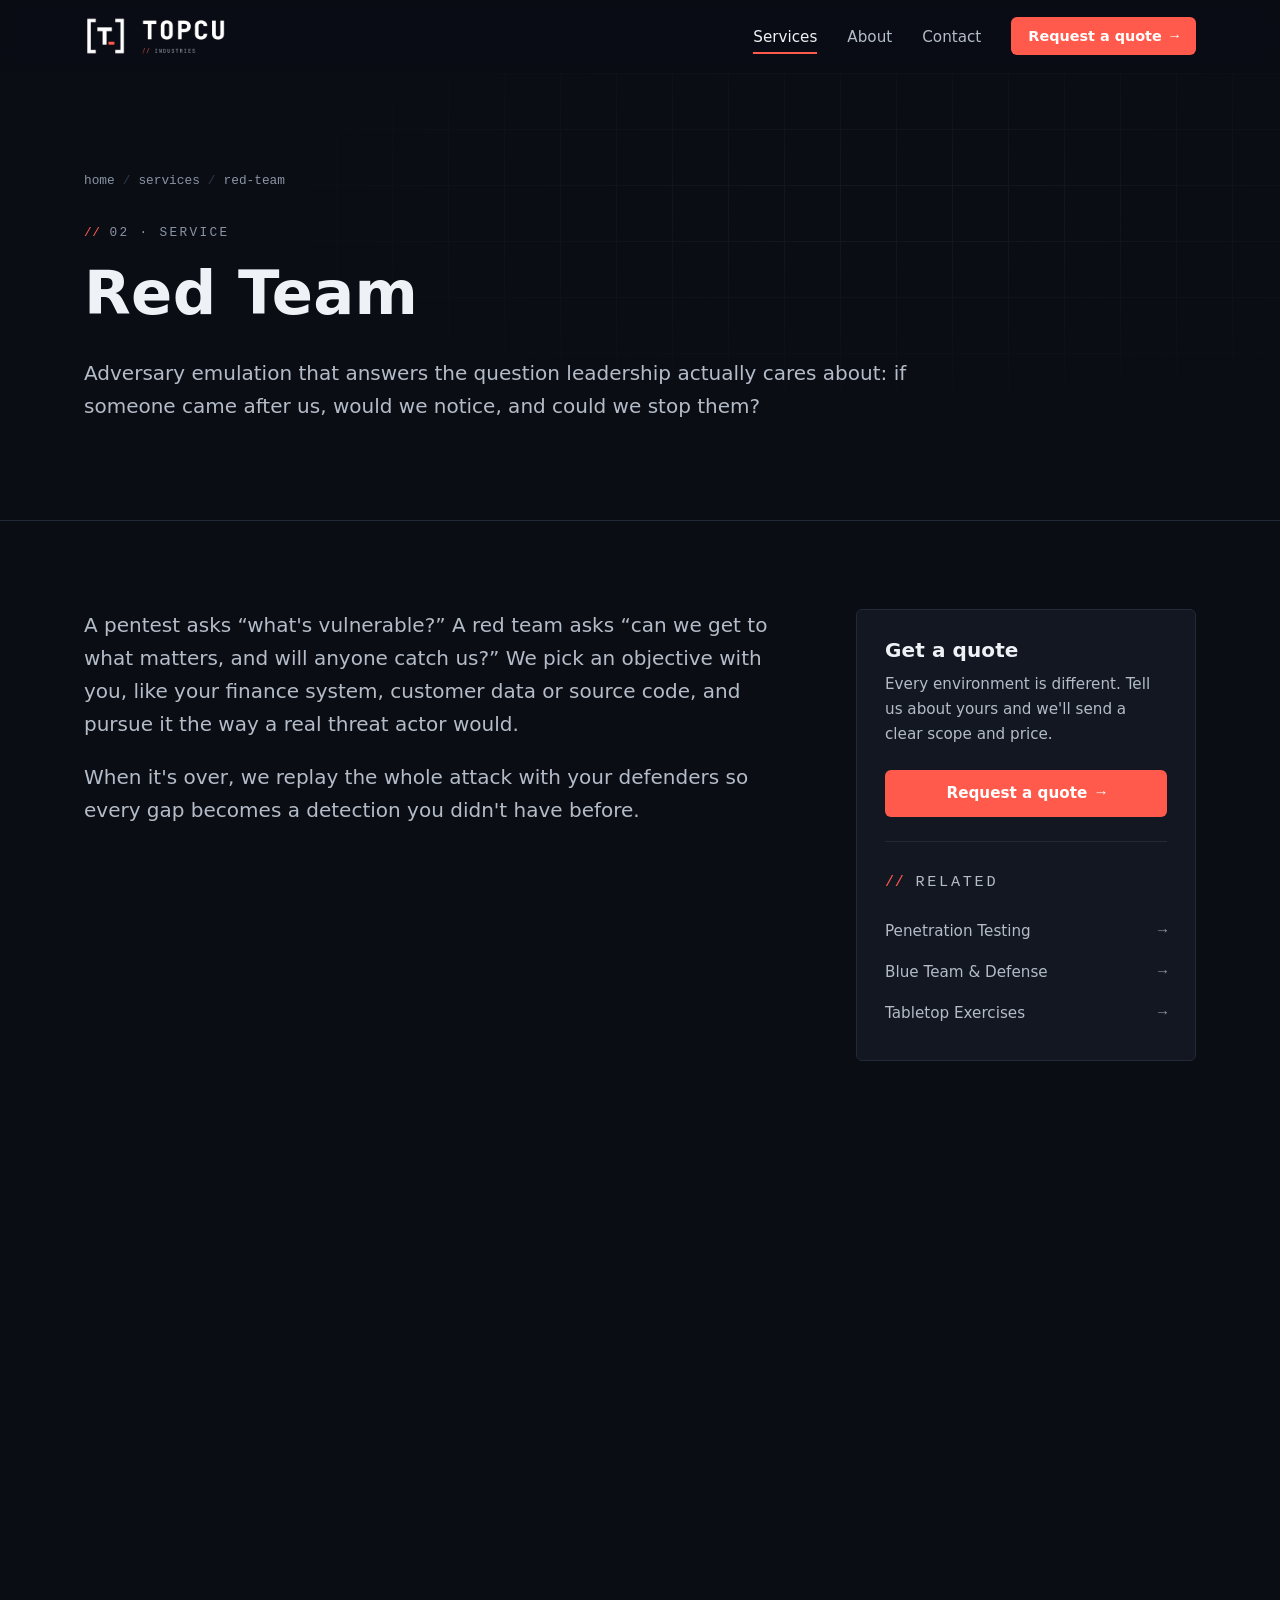
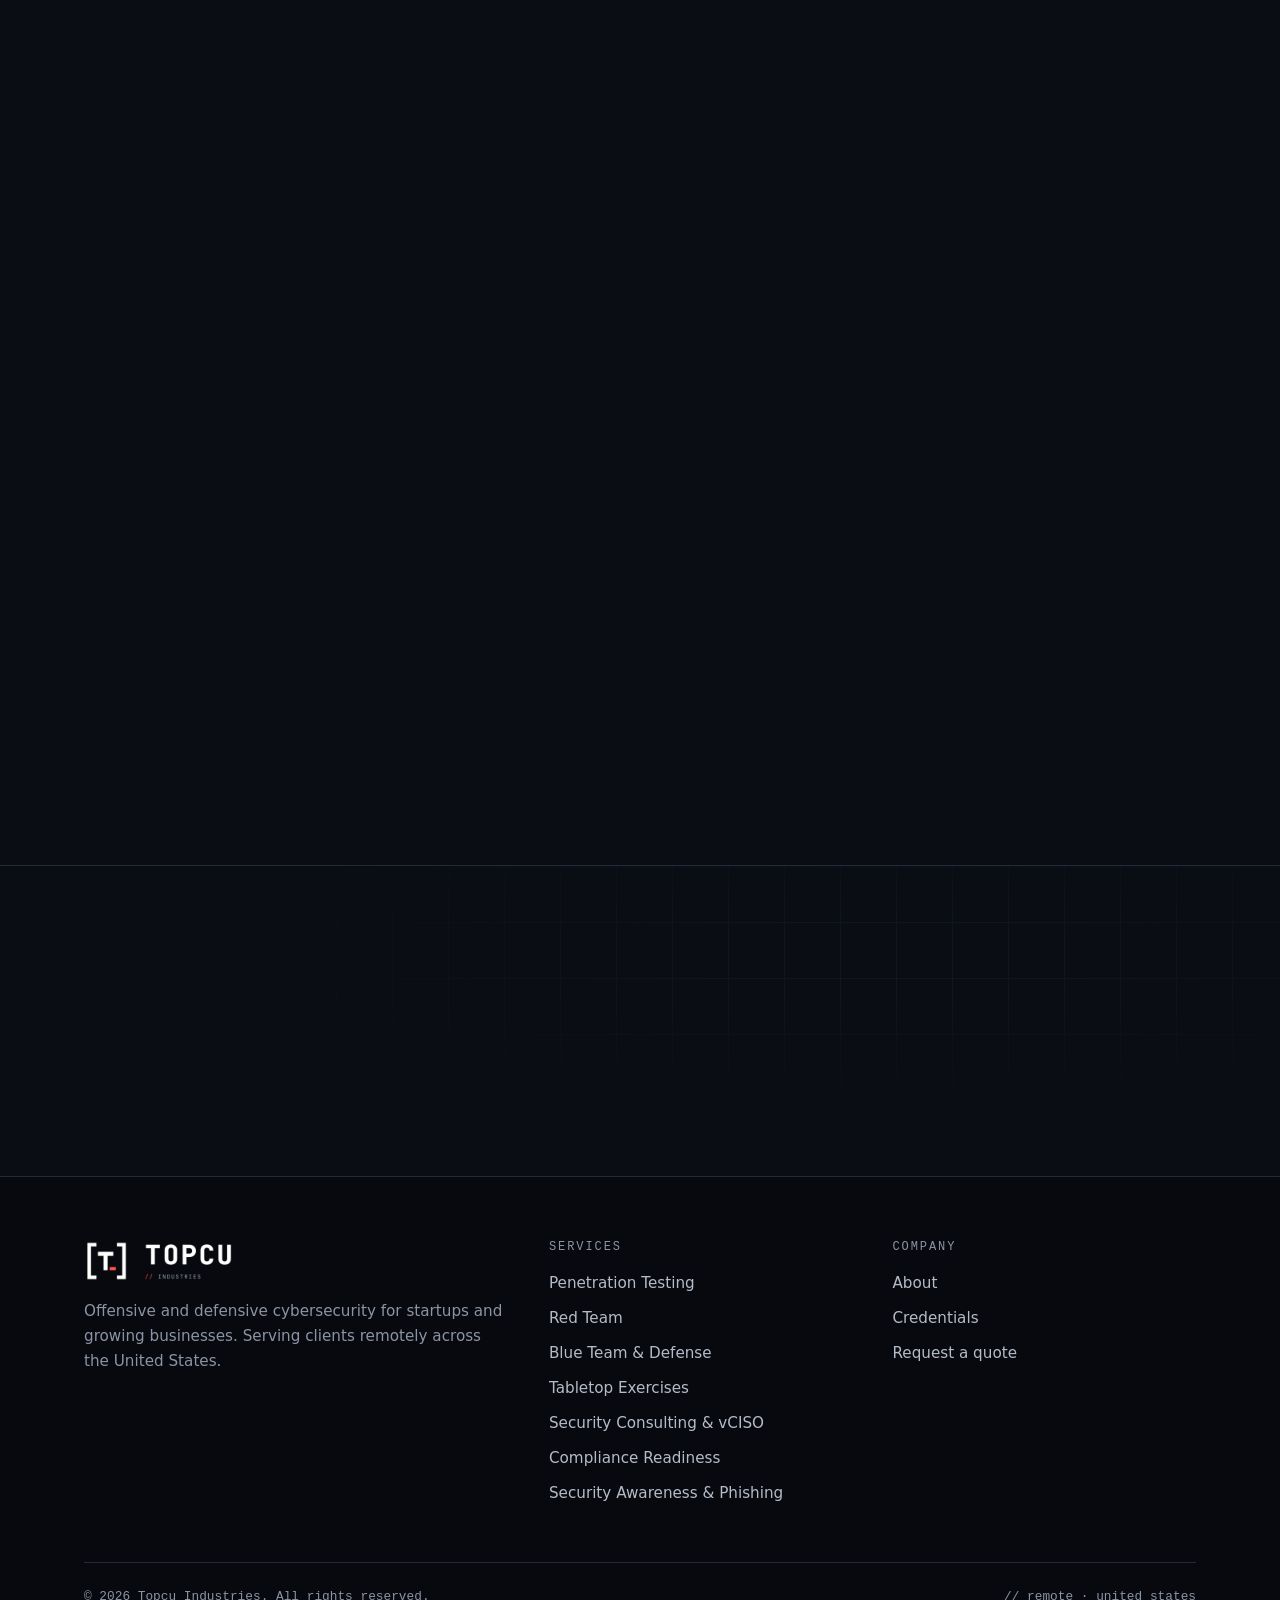
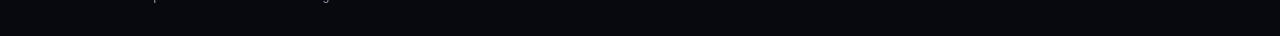
<file: services/red-team.html>
<!doctype html>
<html lang="en">
<head>
  <meta charset="utf-8">
  <meta name="viewport" content="width=device-width, initial-scale=1">
  <meta http-equiv="Content-Security-Policy" content="default-src 'self'; script-src 'self'; style-src 'self' https://fonts.googleapis.com; font-src https://fonts.gstatic.com; img-src 'self' data:; connect-src https://formspree.io; form-action https://formspree.io; base-uri 'self'; object-src 'none'">
  <meta name="referrer" content="strict-origin-when-cross-origin">
  <title>Red Team | Topcu Industries</title>
  <meta name="description" content="Realistic adversary emulation that tests whether your people, processes and tools can detect and stop a real attack.">
  <meta property="og:type" content="website">
  <meta property="og:site_name" content="Topcu Industries">
  <meta property="og:title" content="Red Team | Topcu Industries">
  <meta property="og:description" content="Realistic adversary emulation that tests whether your people, processes and tools can detect and stop a real attack.">
  <meta name="theme-color" content="#0a0d14">
  <link rel="icon" type="image/png" sizes="32x32" href="../assets/img/topcu-favicon-32.png">
  <link rel="icon" type="image/png" sizes="64x64" href="../assets/img/topcu-favicon-64.png">
  <link rel="apple-touch-icon" href="../assets/img/apple-touch-icon.png">
  <link rel="preconnect" href="https://fonts.googleapis.com">
  <link rel="preconnect" href="https://fonts.gstatic.com" crossorigin>
  <link rel="stylesheet" href="https://fonts.googleapis.com/css2?family=Barlow:wght@600;700&family=Inter:wght@400;500;600&family=JetBrains+Mono:wght@400;500;700&display=swap">
  <link rel="stylesheet" href="../assets/css/style.css">
  <script src="../assets/js/main.js" defer></script>
</head>
<body>
<a class="skip" href="#main">Skip to content</a>
<header class="site-header">
  <div class="wrap nav">
    <a class="brand" href="../index.html" aria-label="Topcu Industries home">
      <img src="../assets/img/topcu-logo-white.png" alt="Topcu Industries" width="740" height="200">
    </a>
    <button class="nav-toggle" aria-expanded="false" aria-controls="nav-links" aria-label="Menu"><span></span></button>
    <ul class="nav-links" id="nav-links">
      <li><a href="../services/index.html" aria-current="page">Services</a></li>
      <li><a href="../about.html">About</a></li>
      <li><a href="../contact.html">Contact</a></li>
      <li><a class="btn btn-primary" href="../contact.html">Request a quote <span class="arrow">→</span></a></li>
    </ul>
  </div>
</header>
<main id="main">
<section class="page-hero">
  <div class="grid-bg"></div>
  <div class="wrap">
    <nav class="crumbs" aria-label="Breadcrumb"><a href="../index.html">home</a><span aria-hidden="true">/</span><a href="../services/index.html">services</a><span aria-hidden="true">/</span><span>red-team</span></nav>
    <p class="eyebrow">02 · Service</p>
    <h1>Red Team</h1>
    <p class="lead">Adversary emulation that answers the question leadership actually cares about: if someone came after us, would we notice, and could we stop them?</p>
  </div>
</section>
<section class="section-tight">
  <div class="wrap detail">
    <div class="detail-main">
      <section class="reveal">
        <div class="lead"><p>A pentest asks “what's vulnerable?” A red team asks “can we get to what matters, and will anyone catch us?” We pick an objective with you, like your finance system, customer data or source code, and pursue it the way a real threat actor would.</p><p>When it's over, we replay the whole attack with your defenders so every gap becomes a detection you didn't have before.</p></div>
      </section>
      <section class="reveal">
        <p class="eyebrow">Good fit if</p>
        <ul class="checks"><li><strong>You've done pentests</strong> and want to test detection and response, not just vulnerabilities</li><li><strong>You've invested in security tools</strong> (EDR, SIEM, MDR) and want to know if they work</li><li><strong>Leadership or the board</strong> wants a realistic answer to “could we be breached?”</li></ul>
      </section>
      <section class="reveal">
        <h2>What&#x27;s included</h2>
        
        <div class="scope-grid"><div class="scope"><h3>Objective-based scenarios</h3><p>Clear goals agreed up front, such as reaching payroll, exfiltrating test data or taking over a cloud tenant.</p></div><div class="scope"><h3>Threat-informed tradecraft</h3><p>Techniques modeled on real groups that target companies like yours, mapped to MITRE ATT&amp;CK.</p></div><div class="scope"><h3>Initial access options</h3><p>Phishing, external exploitation, or an assumed-breach starting point, whichever fits your goals.</p></div><div class="scope"><h3>Purple team debrief</h3><p>We replay the attack step by step with your defenders and tune detections together.</p></div></div>
      </section>
      <section class="reveal">
        <h2>What you get</h2>
        <ul class="deliverables"><li><span class="n">01</span><div><strong>Attack narrative</strong><span class="d">A timeline of exactly what we did, when, and what it got us.</span></div></li><li><span class="n">02</span><div><strong>Detection gap analysis</strong><span class="d">What your tools caught, what they missed, and why.</span></div></li><li><span class="n">03</span><div><strong>MITRE ATT&amp;CK mapping</strong><span class="d">Every technique mapped, so you can track coverage over time.</span></div></li><li><span class="n">04</span><div><strong>Improvement roadmap</strong><span class="d">Prioritized changes to tooling, logging, process and response.</span></div></li></ul>
        
      </section>
      <section class="reveal faq">
        <h2>Questions</h2>
        <details><summary>Are we ready for a red team?</summary><p>If you don&#x27;t yet have basics like endpoint protection, central logging and someone watching alerts, start with a penetration test or a blue team assessment. We&#x27;ll tell you honestly which one gets you more value.</p></details><details><summary>Who at our company knows it&#x27;s happening?</summary><p>A small “white cell” of people you choose, usually an executive sponsor and one technical contact. Everyone else experiences it like a real attack.</p></details><details><summary>Is it safe?</summary><p>Yes. Rules of engagement, off-limits systems and emergency stop procedures are agreed in writing before we start.</p></details>
      </section>
    </div>
    <aside class="aside">
      <h3>Get a quote</h3>
      <p>Every environment is different. Tell us about yours and we'll send a clear scope and price.</p>
      <a class="btn btn-primary" href="../contact.html?service=red-team">Request a quote <span class="arrow">→</span></a>
      <hr>
      <p class="eyebrow">Related</p>
      <ul class="related"><li><a href="../services/penetration-testing.html">Penetration Testing</a></li><li><a href="../services/blue-team.html">Blue Team &amp; Defense</a></li><li><a href="../services/tabletop-exercises.html">Tabletop Exercises</a></li></ul>
    </aside>
  </div>
</section>
<section class="cta-band">
  <div class="grid-bg"></div>
  <div class="wrap cta-inner reveal">
    <div>
      <h2>Ready to talk red team?</h2>
      <p>Book a scoping call. We'll ask a few questions, recommend a scope, and send a quote.</p>
    </div>
    <a class="btn btn-primary" href="../contact.html?service=red-team">Request a quote <span class="arrow">→</span></a>
  </div>
</section>
</main>
<footer class="site-footer">
  <div class="wrap">
    <div class="footer-grid">
      <div>
        <img src="../assets/img/topcu-logo-white.png" alt="Topcu Industries" width="740" height="200">
        <p>Offensive and defensive cybersecurity for startups and growing businesses. Serving clients remotely across the United States.</p>
      </div>
      <div>
        <h4>Services</h4>
        <ul>
        <li><a href="../services/penetration-testing.html">Penetration Testing</a></li>
        <li><a href="../services/red-team.html">Red Team</a></li>
        <li><a href="../services/blue-team.html">Blue Team &amp; Defense</a></li>
        <li><a href="../services/tabletop-exercises.html">Tabletop Exercises</a></li>
        <li><a href="../services/security-consulting.html">Security Consulting &amp; vCISO</a></li>
        <li><a href="../services/compliance-readiness.html">Compliance Readiness</a></li>
        <li><a href="../services/security-awareness.html">Security Awareness &amp; Phishing</a></li>
        </ul>
      </div>
      <div>
        <h4>Company</h4>
        <ul>
          <li><a href="../about.html">About</a></li>
          <li><a href="../about.html#credentials">Credentials</a></li>
          <li><a href="../contact.html">Request a quote</a></li>
        </ul>
      </div>
    </div>
    <div class="footer-bottom">
      <span>© 2026 Topcu Industries. All rights reserved.</span>
      <span>// remote · united states</span>
    </div>
  </div>
</footer>
</body>
</html>
</file>
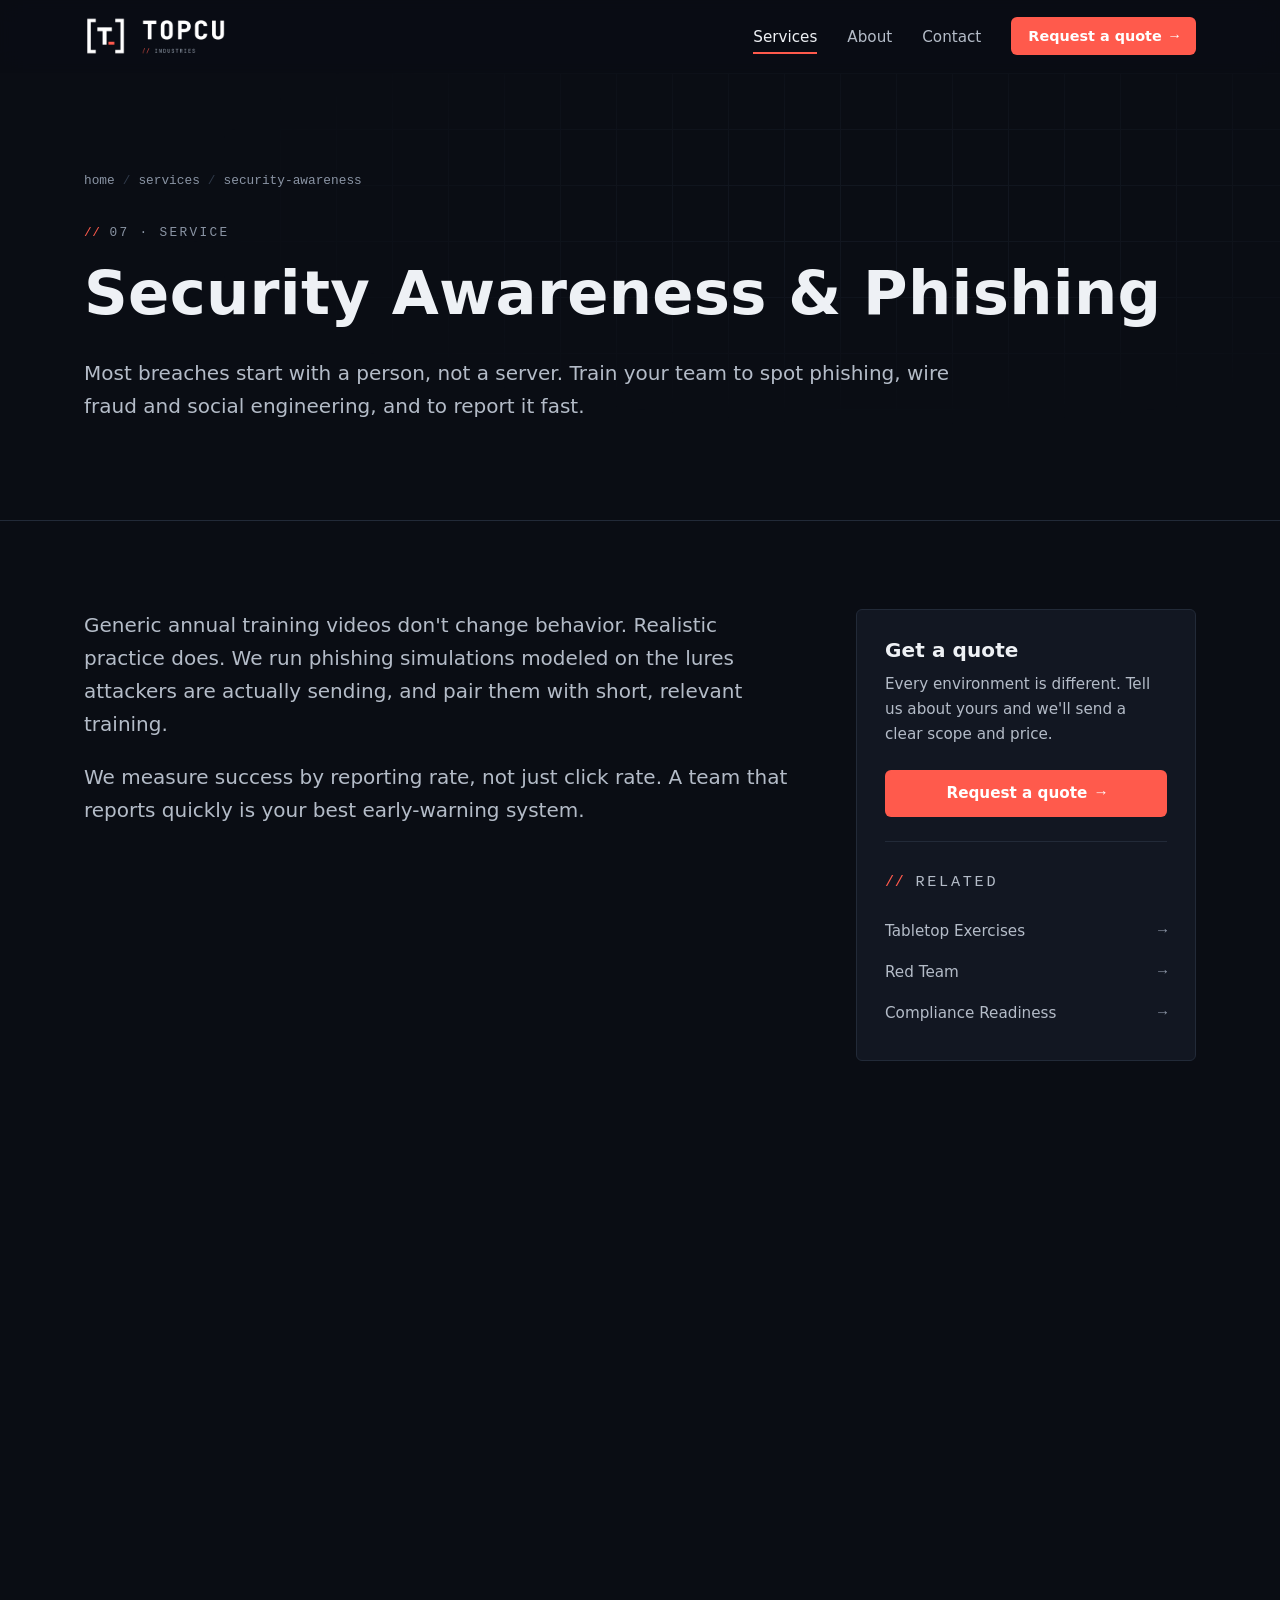
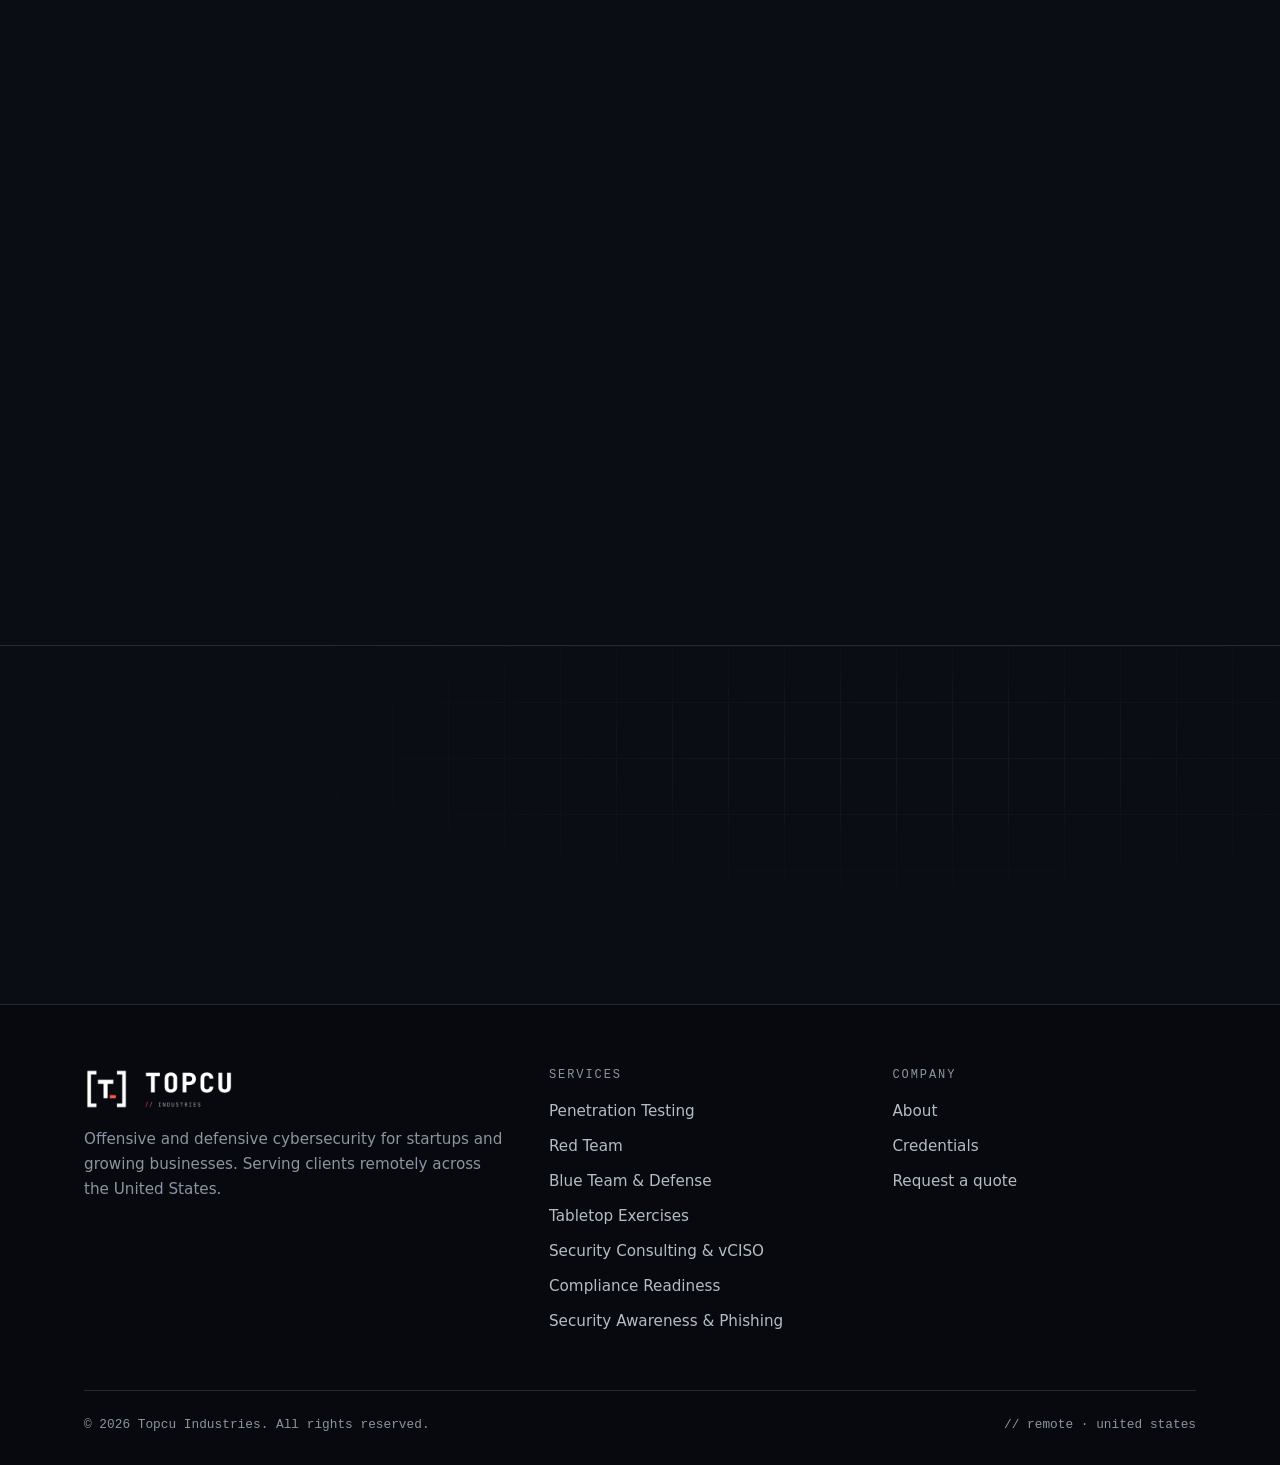
<file: services/security-awareness.html>
<!doctype html>
<html lang="en">
<head>
  <meta charset="utf-8">
  <meta name="viewport" content="width=device-width, initial-scale=1">
  <meta http-equiv="Content-Security-Policy" content="default-src 'self'; script-src 'self'; style-src 'self' https://fonts.googleapis.com; font-src https://fonts.gstatic.com; img-src 'self' data:; connect-src https://formspree.io; form-action https://formspree.io; base-uri 'self'; object-src 'none'">
  <meta name="referrer" content="strict-origin-when-cross-origin">
  <title>Security Awareness &amp; Phishing | Topcu Industries</title>
  <meta name="description" content="Phishing simulations and training that teach people to spot and report attacks, without shaming them.">
  <meta property="og:type" content="website">
  <meta property="og:site_name" content="Topcu Industries">
  <meta property="og:title" content="Security Awareness &amp; Phishing | Topcu Industries">
  <meta property="og:description" content="Phishing simulations and training that teach people to spot and report attacks, without shaming them.">
  <meta name="theme-color" content="#0a0d14">
  <link rel="icon" type="image/png" sizes="32x32" href="../assets/img/topcu-favicon-32.png">
  <link rel="icon" type="image/png" sizes="64x64" href="../assets/img/topcu-favicon-64.png">
  <link rel="apple-touch-icon" href="../assets/img/apple-touch-icon.png">
  <link rel="preconnect" href="https://fonts.googleapis.com">
  <link rel="preconnect" href="https://fonts.gstatic.com" crossorigin>
  <link rel="stylesheet" href="https://fonts.googleapis.com/css2?family=Barlow:wght@600;700&family=Inter:wght@400;500;600&family=JetBrains+Mono:wght@400;500;700&display=swap">
  <link rel="stylesheet" href="../assets/css/style.css">
  <script src="../assets/js/main.js" defer></script>
</head>
<body>
<a class="skip" href="#main">Skip to content</a>
<header class="site-header">
  <div class="wrap nav">
    <a class="brand" href="../index.html" aria-label="Topcu Industries home">
      <img src="../assets/img/topcu-logo-white.png" alt="Topcu Industries" width="740" height="200">
    </a>
    <button class="nav-toggle" aria-expanded="false" aria-controls="nav-links" aria-label="Menu"><span></span></button>
    <ul class="nav-links" id="nav-links">
      <li><a href="../services/index.html" aria-current="page">Services</a></li>
      <li><a href="../about.html">About</a></li>
      <li><a href="../contact.html">Contact</a></li>
      <li><a class="btn btn-primary" href="../contact.html">Request a quote <span class="arrow">→</span></a></li>
    </ul>
  </div>
</header>
<main id="main">
<section class="page-hero">
  <div class="grid-bg"></div>
  <div class="wrap">
    <nav class="crumbs" aria-label="Breadcrumb"><a href="../index.html">home</a><span aria-hidden="true">/</span><a href="../services/index.html">services</a><span aria-hidden="true">/</span><span>security-awareness</span></nav>
    <p class="eyebrow">07 · Service</p>
    <h1>Security Awareness &amp; Phishing</h1>
    <p class="lead">Most breaches start with a person, not a server. Train your team to spot phishing, wire fraud and social engineering, and to report it fast.</p>
  </div>
</section>
<section class="section-tight">
  <div class="wrap detail">
    <div class="detail-main">
      <section class="reveal">
        <div class="lead"><p>Generic annual training videos don't change behavior. Realistic practice does. We run phishing simulations modeled on the lures attackers are actually sending, and pair them with short, relevant training.</p><p>We measure success by reporting rate, not just click rate. A team that reports quickly is your best early-warning system.</p></div>
      </section>
      <section class="reveal">
        <p class="eyebrow">Good fit if</p>
        <ul class="checks"><li><strong>Finance and executive teams</strong> targeted by invoice fraud and CEO impersonation</li><li><strong>SOC 2, HIPAA, PCI and insurance</strong> requirements for annual training</li><li><strong>A recent phishing incident</strong> or close call</li></ul>
      </section>
      <section class="reveal">
        <h2>What&#x27;s included</h2>
        
        <div class="scope-grid"><div class="scope"><h3>Phishing simulations</h3><p>Ongoing or one-time campaigns using realistic, current lures, tailored to your business.</p></div><div class="scope"><h3>Live training sessions</h3><p>Engaging, practical sessions over video, built around real examples.</p></div><div class="scope"><h3>High-risk role training</h3><p>Focused sessions for finance, HR, executives and IT admins on BEC, wire fraud and account takeover.</p></div><div class="scope"><h3>Reporting culture</h3><p>Help setting up an easy “report phishing” process and rewarding people who use it.</p></div></div>
      </section>
      <section class="reveal">
        <h2>What you get</h2>
        <ul class="deliverables"><li><span class="n">01</span><div><strong>Campaign results</strong><span class="d">Click, credential-entry and report rates by department, over time.</span></div></li><li><span class="n">02</span><div><strong>Training records</strong><span class="d">Completion records for auditors and insurers.</span></div></li><li><span class="n">03</span><div><strong>Recommendations</strong><span class="d">Technical fixes (email filtering, MFA, banners) that reduce what reaches inboxes.</span></div></li></ul>
        
      </section>
      <section class="reveal faq">
        <h2>Questions</h2>
        <details><summary>Won&#x27;t employees feel tricked?</summary><p>Not if it&#x27;s done right. We design no-shame programs: people who click get a short, helpful lesson, not a scolding, and people who report get recognized.</p></details><details><summary>Do you run vishing or SMS tests?</summary><p>Phone and text-message testing can be added on request. Ask us about it on your scoping call.</p></details>
      </section>
    </div>
    <aside class="aside">
      <h3>Get a quote</h3>
      <p>Every environment is different. Tell us about yours and we'll send a clear scope and price.</p>
      <a class="btn btn-primary" href="../contact.html?service=security-awareness">Request a quote <span class="arrow">→</span></a>
      <hr>
      <p class="eyebrow">Related</p>
      <ul class="related"><li><a href="../services/tabletop-exercises.html">Tabletop Exercises</a></li><li><a href="../services/red-team.html">Red Team</a></li><li><a href="../services/compliance-readiness.html">Compliance Readiness</a></li></ul>
    </aside>
  </div>
</section>
<section class="cta-band">
  <div class="grid-bg"></div>
  <div class="wrap cta-inner reveal">
    <div>
      <h2>Ready to talk security awareness?</h2>
      <p>Book a scoping call. We'll ask a few questions, recommend a scope, and send a quote.</p>
    </div>
    <a class="btn btn-primary" href="../contact.html?service=security-awareness">Request a quote <span class="arrow">→</span></a>
  </div>
</section>
</main>
<footer class="site-footer">
  <div class="wrap">
    <div class="footer-grid">
      <div>
        <img src="../assets/img/topcu-logo-white.png" alt="Topcu Industries" width="740" height="200">
        <p>Offensive and defensive cybersecurity for startups and growing businesses. Serving clients remotely across the United States.</p>
      </div>
      <div>
        <h4>Services</h4>
        <ul>
        <li><a href="../services/penetration-testing.html">Penetration Testing</a></li>
        <li><a href="../services/red-team.html">Red Team</a></li>
        <li><a href="../services/blue-team.html">Blue Team &amp; Defense</a></li>
        <li><a href="../services/tabletop-exercises.html">Tabletop Exercises</a></li>
        <li><a href="../services/security-consulting.html">Security Consulting &amp; vCISO</a></li>
        <li><a href="../services/compliance-readiness.html">Compliance Readiness</a></li>
        <li><a href="../services/security-awareness.html">Security Awareness &amp; Phishing</a></li>
        </ul>
      </div>
      <div>
        <h4>Company</h4>
        <ul>
          <li><a href="../about.html">About</a></li>
          <li><a href="../about.html#credentials">Credentials</a></li>
          <li><a href="../contact.html">Request a quote</a></li>
        </ul>
      </div>
    </div>
    <div class="footer-bottom">
      <span>© 2026 Topcu Industries. All rights reserved.</span>
      <span>// remote · united states</span>
    </div>
  </div>
</footer>
</body>
</html>
</file>
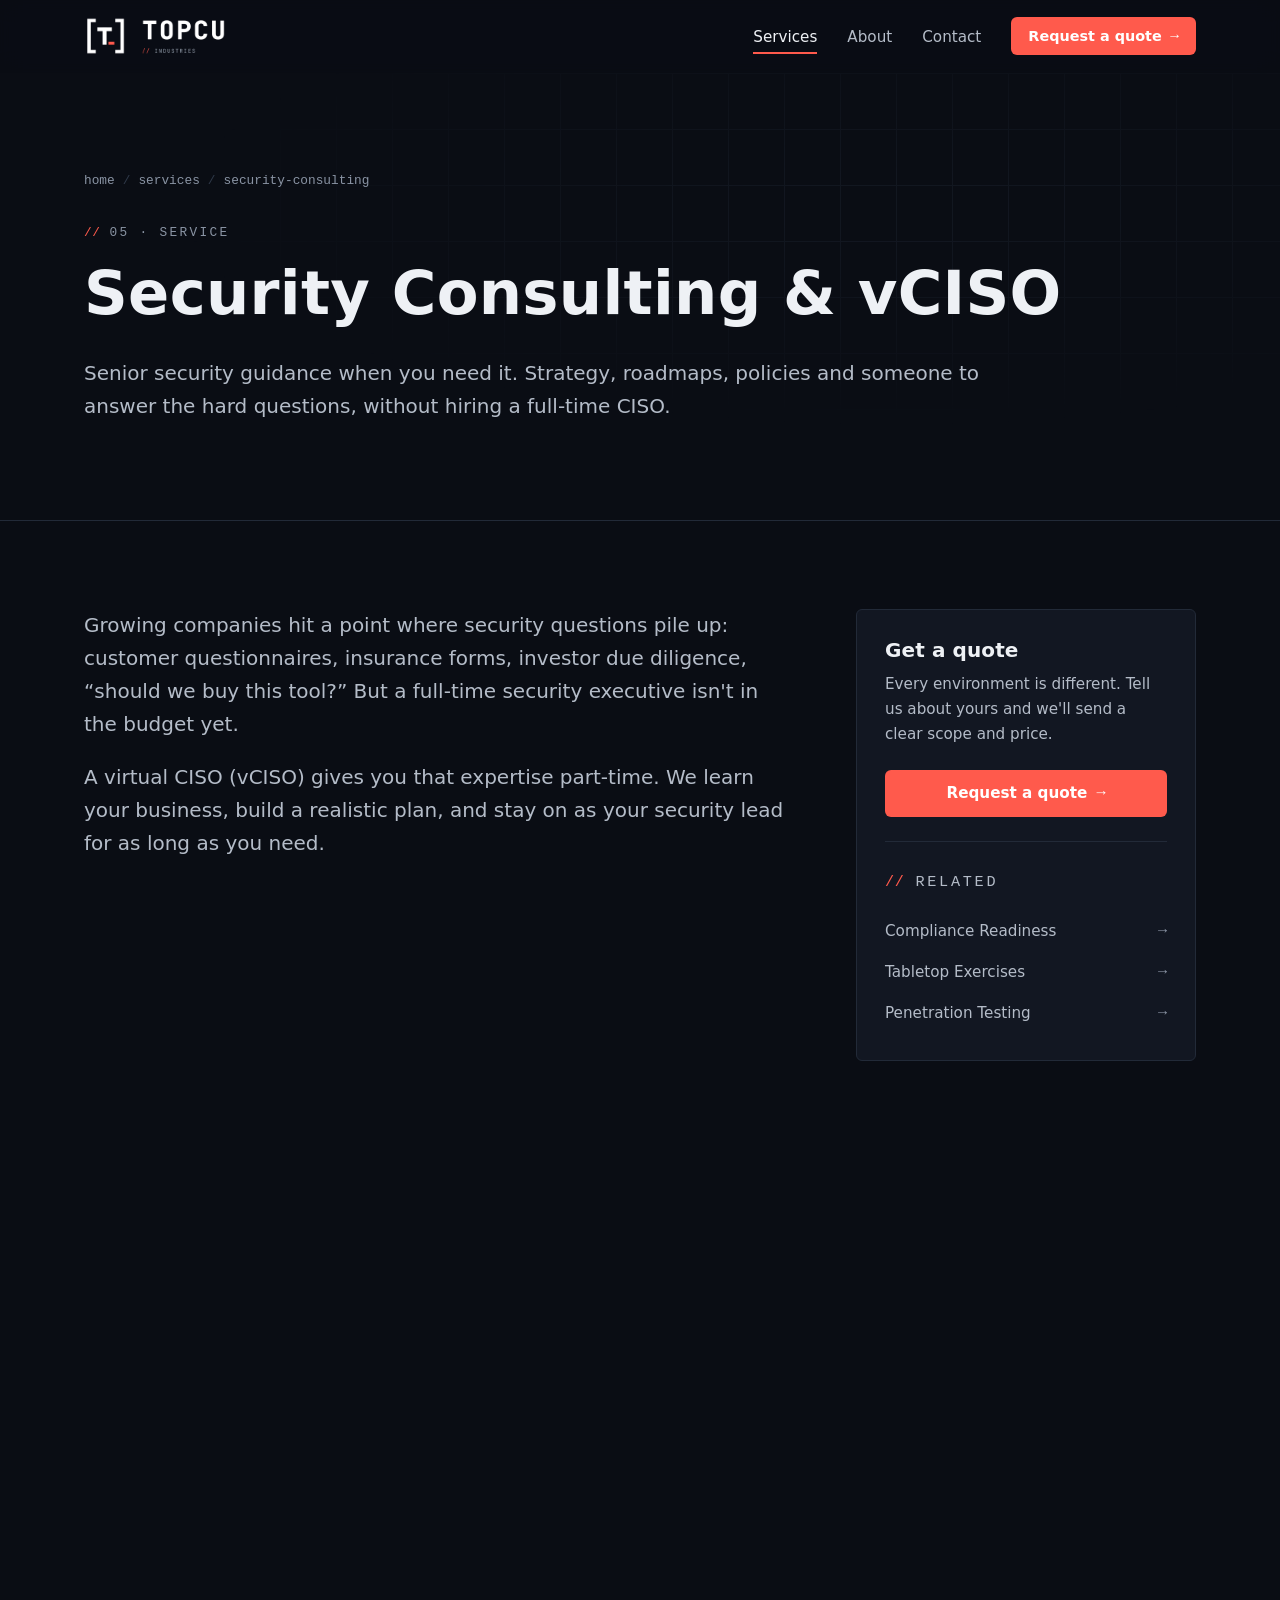
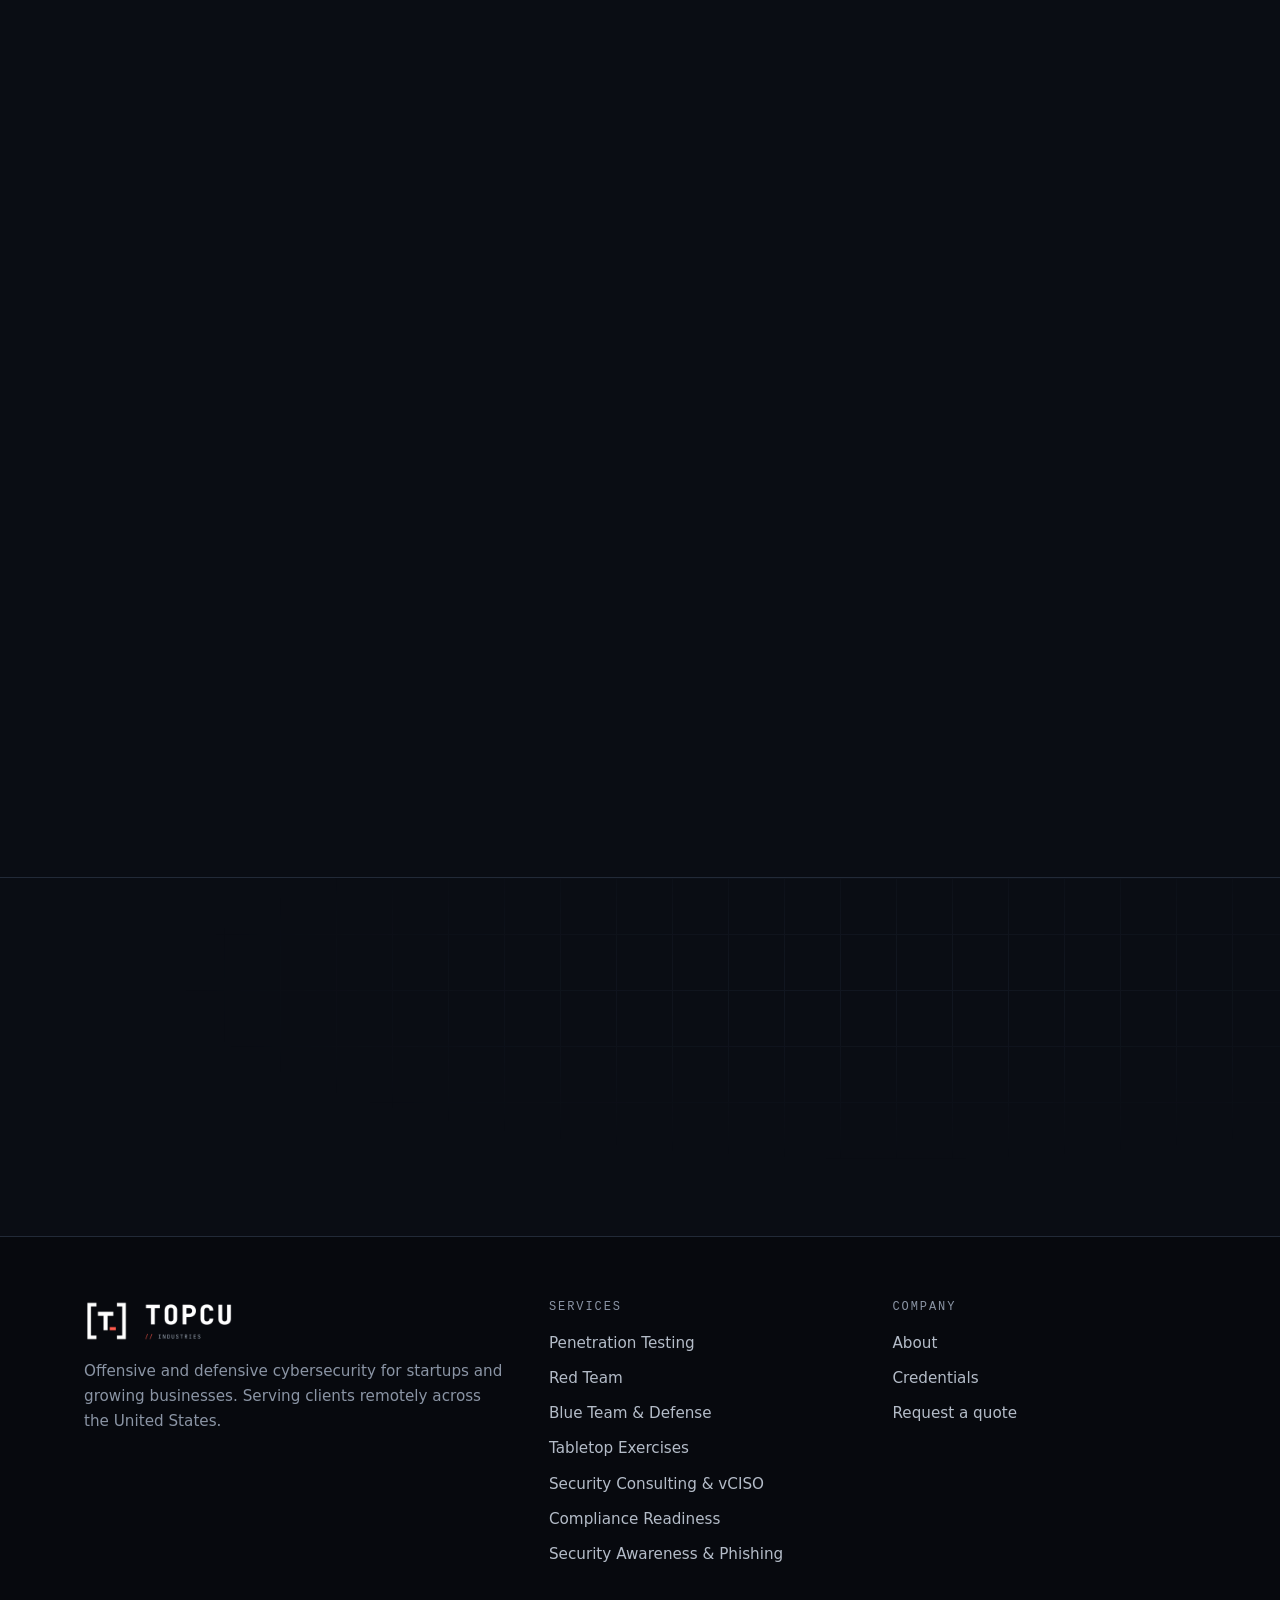
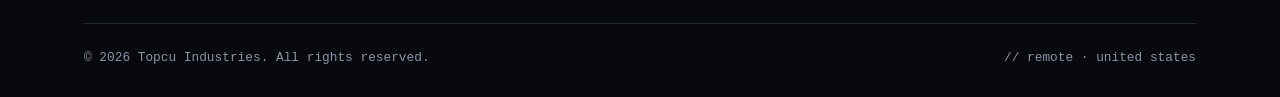
<file: services/security-consulting.html>
<!doctype html>
<html lang="en">
<head>
  <meta charset="utf-8">
  <meta name="viewport" content="width=device-width, initial-scale=1">
  <meta http-equiv="Content-Security-Policy" content="default-src 'self'; script-src 'self'; style-src 'self' https://fonts.googleapis.com; font-src https://fonts.gstatic.com; img-src 'self' data:; connect-src https://formspree.io; form-action https://formspree.io; base-uri 'self'; object-src 'none'">
  <meta name="referrer" content="strict-origin-when-cross-origin">
  <title>Security Consulting &amp; vCISO | Topcu Industries</title>
  <meta name="description" content="Senior security leadership on demand: strategy, roadmaps, policies and answers to hard questions, without a full-time CISO.">
  <meta property="og:type" content="website">
  <meta property="og:site_name" content="Topcu Industries">
  <meta property="og:title" content="Security Consulting &amp; vCISO | Topcu Industries">
  <meta property="og:description" content="Senior security leadership on demand: strategy, roadmaps, policies and answers to hard questions, without a full-time CISO.">
  <meta name="theme-color" content="#0a0d14">
  <link rel="icon" type="image/png" sizes="32x32" href="../assets/img/topcu-favicon-32.png">
  <link rel="icon" type="image/png" sizes="64x64" href="../assets/img/topcu-favicon-64.png">
  <link rel="apple-touch-icon" href="../assets/img/apple-touch-icon.png">
  <link rel="preconnect" href="https://fonts.googleapis.com">
  <link rel="preconnect" href="https://fonts.gstatic.com" crossorigin>
  <link rel="stylesheet" href="https://fonts.googleapis.com/css2?family=Barlow:wght@600;700&family=Inter:wght@400;500;600&family=JetBrains+Mono:wght@400;500;700&display=swap">
  <link rel="stylesheet" href="../assets/css/style.css">
  <script src="../assets/js/main.js" defer></script>
</head>
<body>
<a class="skip" href="#main">Skip to content</a>
<header class="site-header">
  <div class="wrap nav">
    <a class="brand" href="../index.html" aria-label="Topcu Industries home">
      <img src="../assets/img/topcu-logo-white.png" alt="Topcu Industries" width="740" height="200">
    </a>
    <button class="nav-toggle" aria-expanded="false" aria-controls="nav-links" aria-label="Menu"><span></span></button>
    <ul class="nav-links" id="nav-links">
      <li><a href="../services/index.html" aria-current="page">Services</a></li>
      <li><a href="../about.html">About</a></li>
      <li><a href="../contact.html">Contact</a></li>
      <li><a class="btn btn-primary" href="../contact.html">Request a quote <span class="arrow">→</span></a></li>
    </ul>
  </div>
</header>
<main id="main">
<section class="page-hero">
  <div class="grid-bg"></div>
  <div class="wrap">
    <nav class="crumbs" aria-label="Breadcrumb"><a href="../index.html">home</a><span aria-hidden="true">/</span><a href="../services/index.html">services</a><span aria-hidden="true">/</span><span>security-consulting</span></nav>
    <p class="eyebrow">05 · Service</p>
    <h1>Security Consulting &amp; vCISO</h1>
    <p class="lead">Senior security guidance when you need it. Strategy, roadmaps, policies and someone to answer the hard questions, without hiring a full-time CISO.</p>
  </div>
</section>
<section class="section-tight">
  <div class="wrap detail">
    <div class="detail-main">
      <section class="reveal">
        <div class="lead"><p>Growing companies hit a point where security questions pile up: customer questionnaires, insurance forms, investor due diligence, “should we buy this tool?” But a full-time security executive isn't in the budget yet.</p><p>A virtual CISO (vCISO) gives you that expertise part-time. We learn your business, build a realistic plan, and stay on as your security lead for as long as you need.</p></div>
      </section>
      <section class="reveal">
        <p class="eyebrow">Good fit if</p>
        <ul class="checks"><li><strong>Startups</strong> fielding security questionnaires from enterprise prospects</li><li><strong>SMBs</strong> that need a security program but don't know where to start</li><li><strong>Teams preparing</strong> for fundraising, acquisition or a first audit</li></ul>
      </section>
      <section class="reveal">
        <h2>How we help</h2>
        
        <div class="scope-grid"><div class="scope"><h3>Program assessment &amp; roadmap</h3><p>Where you stand today and a prioritized 90-day and 12-month plan, sized to your budget.</p></div><div class="scope"><h3>Policies &amp; standards</h3><p>Practical security policies people will actually follow, ready for audits.</p></div><div class="scope"><h3>Customer security reviews</h3><p>Help answering security questionnaires and joining customer security calls.</p></div><div class="scope"><h3>Tool &amp; vendor selection</h3><p>Independent advice on what to buy and what to skip.</p></div><div class="scope"><h3>Leadership &amp; board reporting</h3><p>Clear updates on risk and progress for executives, boards and investors.</p></div><div class="scope"><h3>Cyber insurance support</h3><p>Help with applications, renewals and meeting control requirements.</p></div></div>
      </section>
      <section class="reveal">
        <h2>What you get</h2>
        <ul class="deliverables"><li><span class="n">01</span><div><strong>Risk assessment</strong><span class="d">Your top risks in business terms, ranked.</span></div></li><li><span class="n">02</span><div><strong>Security roadmap</strong><span class="d">What to do, in what order, and roughly what it costs.</span></div></li><li><span class="n">03</span><div><strong>Policy set</strong><span class="d">A complete, right-sized set of security policies.</span></div></li><li><span class="n">04</span><div><strong>Ongoing advisory</strong><span class="d">A standing point of contact for security decisions, on a retainer or project basis.</span></div></li></ul>
        
      </section>
      <section class="reveal faq">
        <h2>Questions</h2>
        <details><summary>Is this one-time or ongoing?</summary><p>Either. Some clients want a single assessment and roadmap. Others keep us on as their security lead month to month.</p></details><details><summary>How is this different from an MSP?</summary><p>An MSP runs your IT. We set security direction, help your MSP or IT team do the right things, and check that it&#x27;s working.</p></details>
      </section>
    </div>
    <aside class="aside">
      <h3>Get a quote</h3>
      <p>Every environment is different. Tell us about yours and we'll send a clear scope and price.</p>
      <a class="btn btn-primary" href="../contact.html?service=security-consulting">Request a quote <span class="arrow">→</span></a>
      <hr>
      <p class="eyebrow">Related</p>
      <ul class="related"><li><a href="../services/compliance-readiness.html">Compliance Readiness</a></li><li><a href="../services/tabletop-exercises.html">Tabletop Exercises</a></li><li><a href="../services/penetration-testing.html">Penetration Testing</a></li></ul>
    </aside>
  </div>
</section>
<section class="cta-band">
  <div class="grid-bg"></div>
  <div class="wrap cta-inner reveal">
    <div>
      <h2>Ready to talk security consulting?</h2>
      <p>Book a scoping call. We'll ask a few questions, recommend a scope, and send a quote.</p>
    </div>
    <a class="btn btn-primary" href="../contact.html?service=security-consulting">Request a quote <span class="arrow">→</span></a>
  </div>
</section>
</main>
<footer class="site-footer">
  <div class="wrap">
    <div class="footer-grid">
      <div>
        <img src="../assets/img/topcu-logo-white.png" alt="Topcu Industries" width="740" height="200">
        <p>Offensive and defensive cybersecurity for startups and growing businesses. Serving clients remotely across the United States.</p>
      </div>
      <div>
        <h4>Services</h4>
        <ul>
        <li><a href="../services/penetration-testing.html">Penetration Testing</a></li>
        <li><a href="../services/red-team.html">Red Team</a></li>
        <li><a href="../services/blue-team.html">Blue Team &amp; Defense</a></li>
        <li><a href="../services/tabletop-exercises.html">Tabletop Exercises</a></li>
        <li><a href="../services/security-consulting.html">Security Consulting &amp; vCISO</a></li>
        <li><a href="../services/compliance-readiness.html">Compliance Readiness</a></li>
        <li><a href="../services/security-awareness.html">Security Awareness &amp; Phishing</a></li>
        </ul>
      </div>
      <div>
        <h4>Company</h4>
        <ul>
          <li><a href="../about.html">About</a></li>
          <li><a href="../about.html#credentials">Credentials</a></li>
          <li><a href="../contact.html">Request a quote</a></li>
        </ul>
      </div>
    </div>
    <div class="footer-bottom">
      <span>© 2026 Topcu Industries. All rights reserved.</span>
      <span>// remote · united states</span>
    </div>
  </div>
</footer>
</body>
</html>
</file>
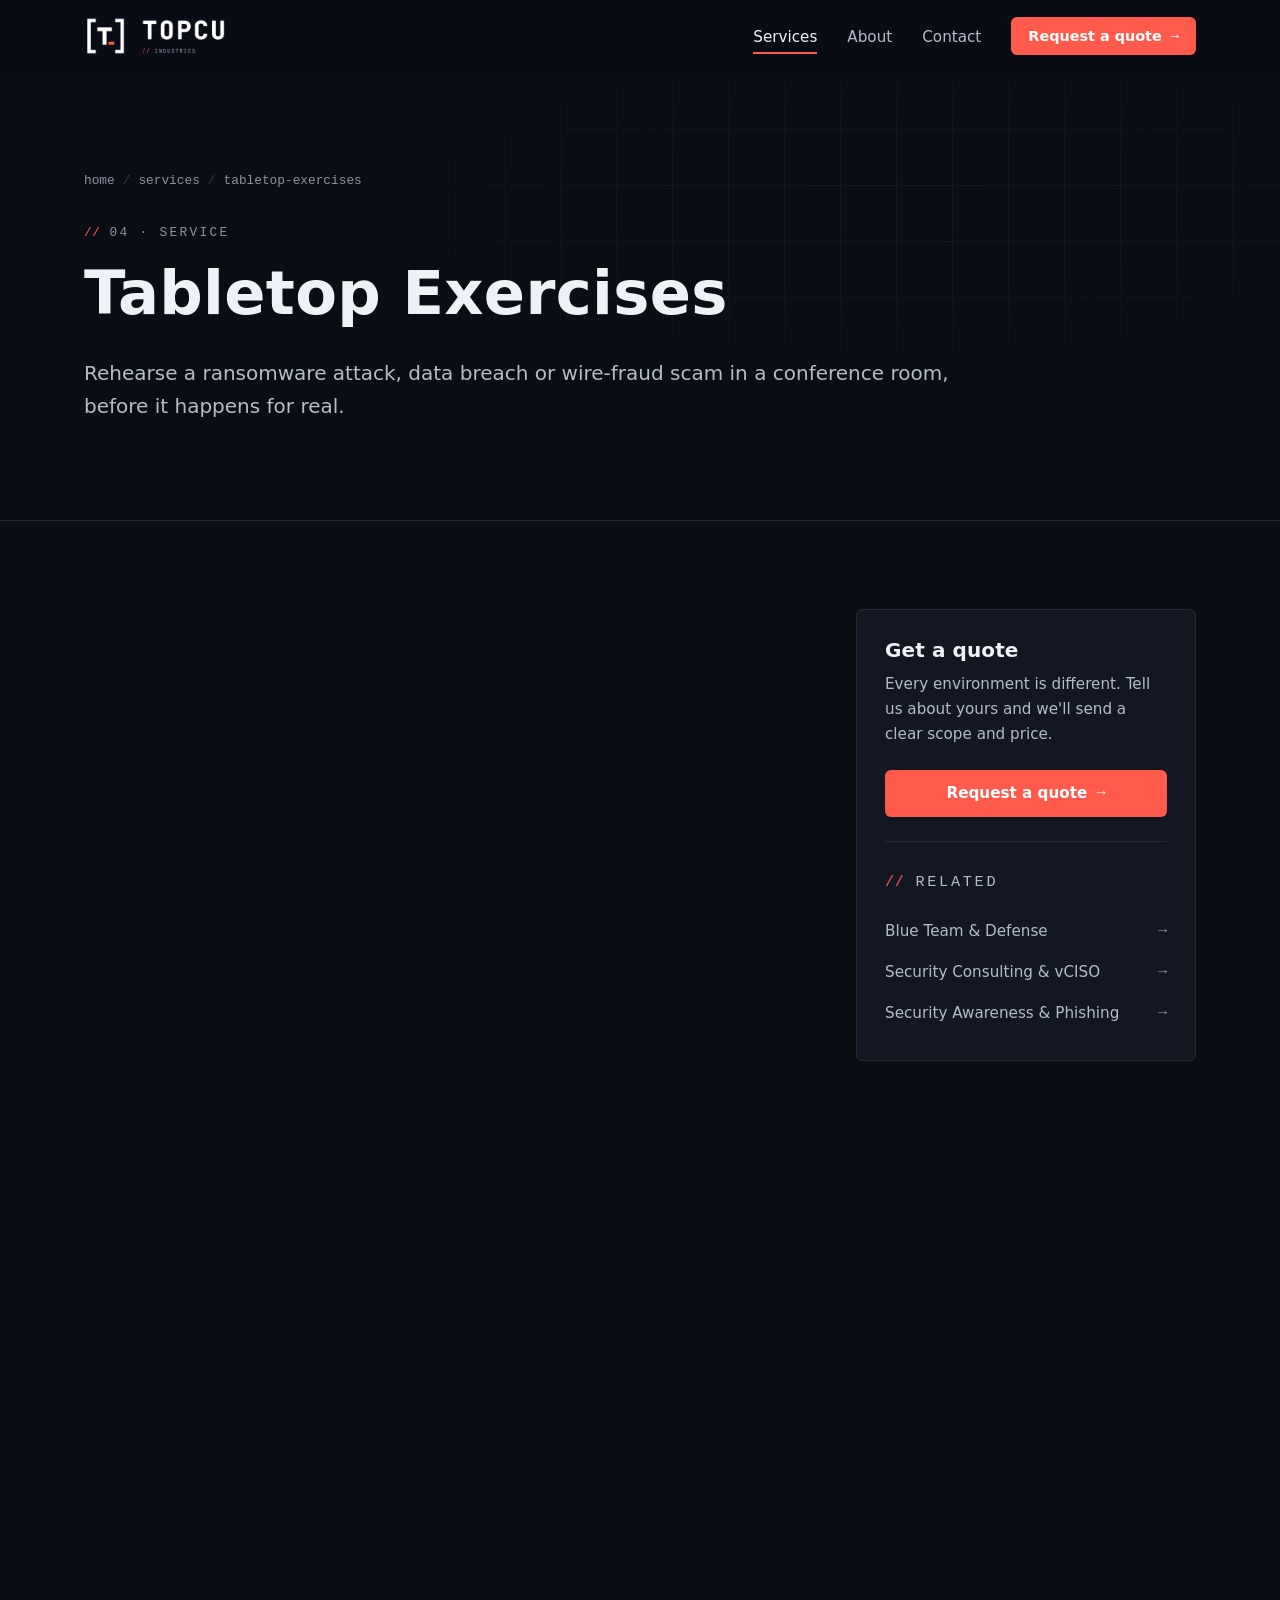
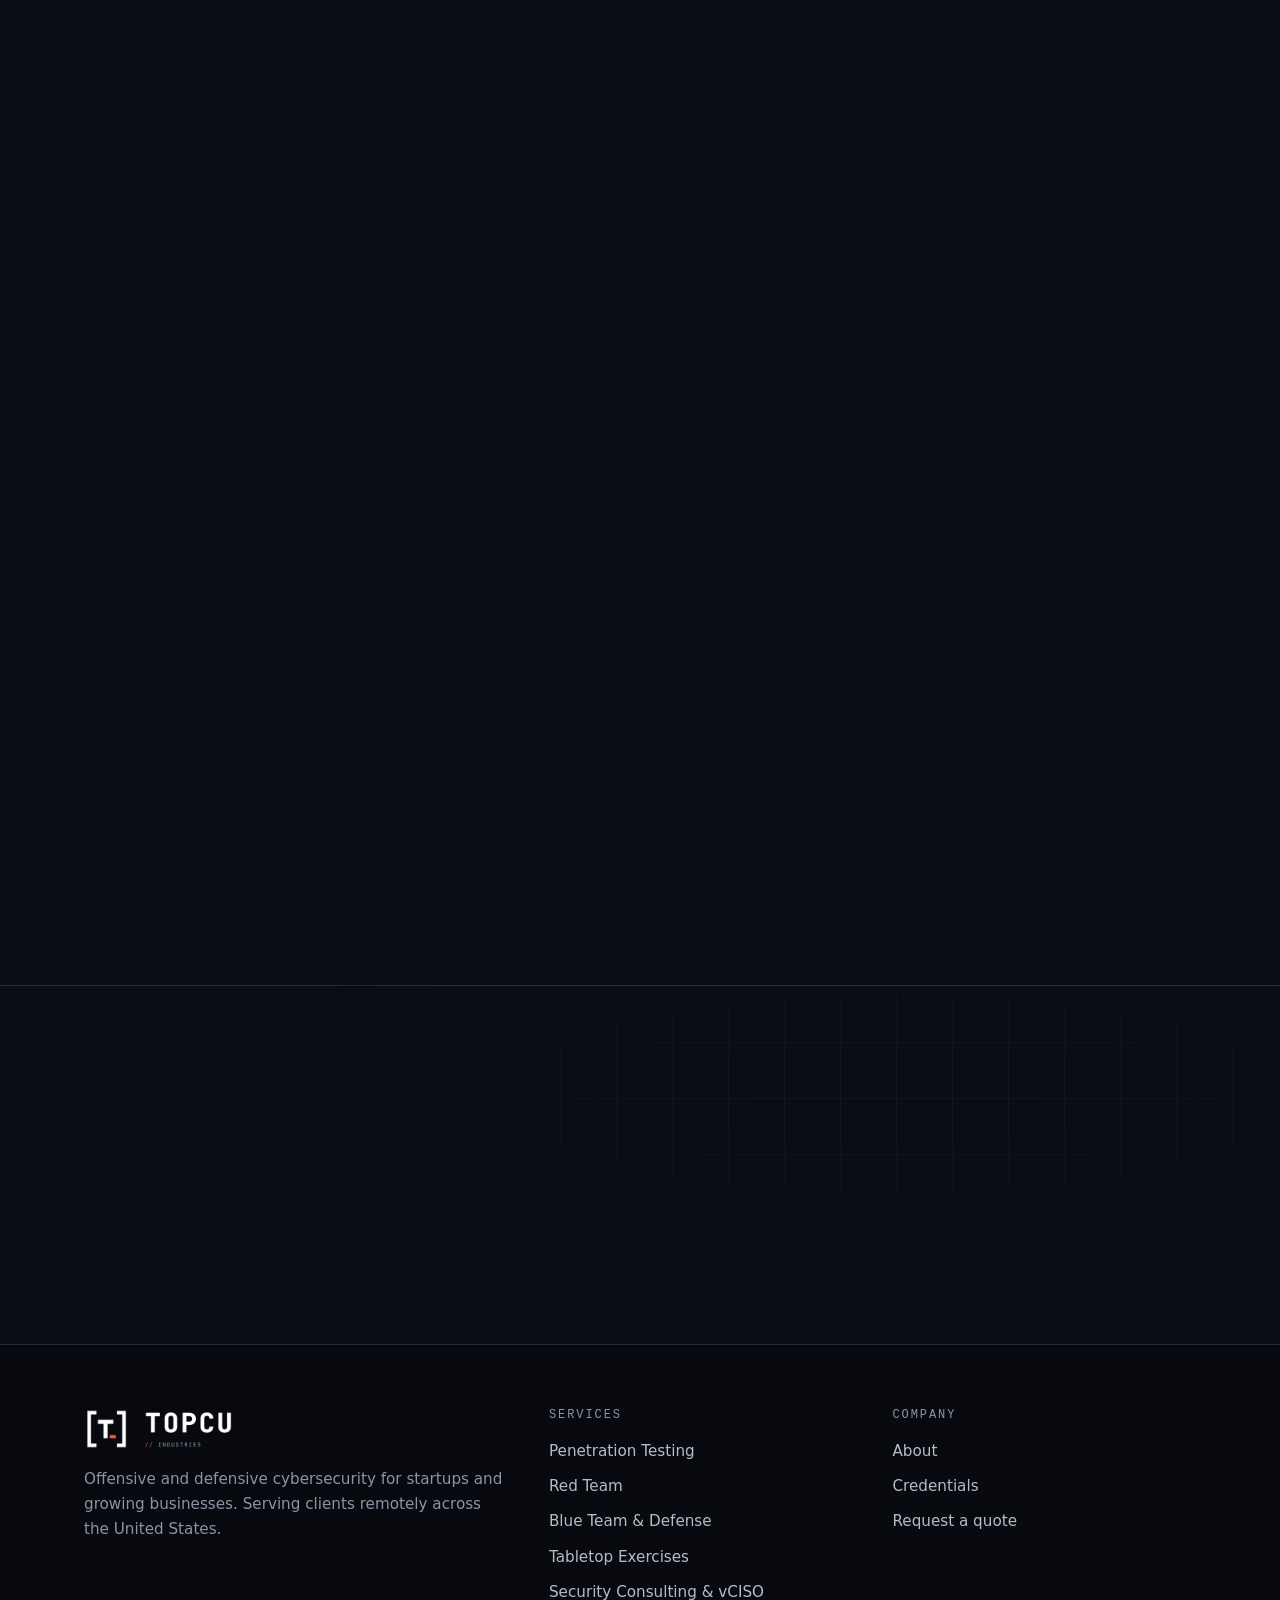
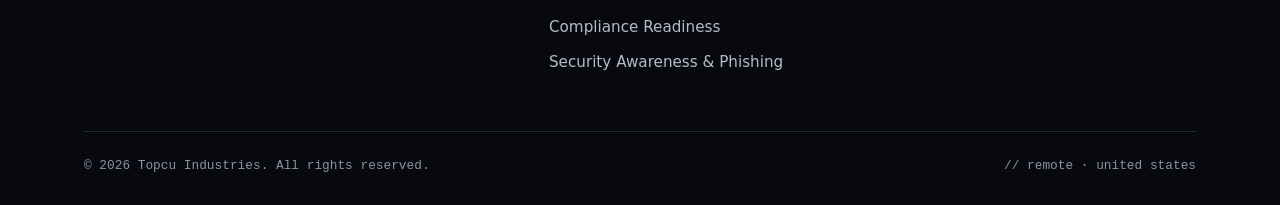
<file: services/tabletop-exercises.html>
<!doctype html>
<html lang="en">
<head>
  <meta charset="utf-8">
  <meta name="viewport" content="width=device-width, initial-scale=1">
  <meta http-equiv="Content-Security-Policy" content="default-src 'self'; script-src 'self'; style-src 'self' https://fonts.googleapis.com; font-src https://fonts.gstatic.com; img-src 'self' data:; connect-src https://formspree.io; form-action https://formspree.io; base-uri 'self'; object-src 'none'">
  <meta name="referrer" content="strict-origin-when-cross-origin">
  <title>Tabletop Exercises | Topcu Industries</title>
  <meta name="description" content="Rehearse a ransomware attack or data breach with your leadership and IT team before it happens for real.">
  <meta property="og:type" content="website">
  <meta property="og:site_name" content="Topcu Industries">
  <meta property="og:title" content="Tabletop Exercises | Topcu Industries">
  <meta property="og:description" content="Rehearse a ransomware attack or data breach with your leadership and IT team before it happens for real.">
  <meta name="theme-color" content="#0a0d14">
  <link rel="icon" type="image/png" sizes="32x32" href="../assets/img/topcu-favicon-32.png">
  <link rel="icon" type="image/png" sizes="64x64" href="../assets/img/topcu-favicon-64.png">
  <link rel="apple-touch-icon" href="../assets/img/apple-touch-icon.png">
  <link rel="preconnect" href="https://fonts.googleapis.com">
  <link rel="preconnect" href="https://fonts.gstatic.com" crossorigin>
  <link rel="stylesheet" href="https://fonts.googleapis.com/css2?family=Barlow:wght@600;700&family=Inter:wght@400;500;600&family=JetBrains+Mono:wght@400;500;700&display=swap">
  <link rel="stylesheet" href="../assets/css/style.css">
  <script src="../assets/js/main.js" defer></script>
</head>
<body>
<a class="skip" href="#main">Skip to content</a>
<header class="site-header">
  <div class="wrap nav">
    <a class="brand" href="../index.html" aria-label="Topcu Industries home">
      <img src="../assets/img/topcu-logo-white.png" alt="Topcu Industries" width="740" height="200">
    </a>
    <button class="nav-toggle" aria-expanded="false" aria-controls="nav-links" aria-label="Menu"><span></span></button>
    <ul class="nav-links" id="nav-links">
      <li><a href="../services/index.html" aria-current="page">Services</a></li>
      <li><a href="../about.html">About</a></li>
      <li><a href="../contact.html">Contact</a></li>
      <li><a class="btn btn-primary" href="../contact.html">Request a quote <span class="arrow">→</span></a></li>
    </ul>
  </div>
</header>
<main id="main">
<section class="page-hero">
  <div class="grid-bg"></div>
  <div class="wrap">
    <nav class="crumbs" aria-label="Breadcrumb"><a href="../index.html">home</a><span aria-hidden="true">/</span><a href="../services/index.html">services</a><span aria-hidden="true">/</span><span>tabletop-exercises</span></nav>
    <p class="eyebrow">04 · Service</p>
    <h1>Tabletop Exercises</h1>
    <p class="lead">Rehearse a ransomware attack, data breach or wire-fraud scam in a conference room, before it happens for real.</p>
  </div>
</section>
<section class="section-tight">
  <div class="wrap detail">
    <div class="detail-main">
      <section class="reveal">
        <div class="lead"><p>When an incident hits, the hardest problems usually aren't technical. Who decides to shut systems down? Who calls the insurer, the lawyer, the customers? Do you pay?</p><p>A tabletop exercise (TTX) walks your team through a realistic scenario, one development at a time, so those decisions get made calmly now instead of in a panic later. Our facilitators are certified incident handlers, so the scenarios feel like the real thing.</p></div>
      </section>
      <section class="reveal">
        <p class="eyebrow">Good fit if</p>
        <ul class="checks"><li><strong>Leadership teams</strong> who have never practiced a major incident together</li><li><strong>SOC 2, HIPAA and cyber insurance</strong> requirements to test your incident response plan</li><li><strong>A new or updated IR plan</strong> you want to pressure-test</li></ul>
      </section>
      <section class="reveal">
        <h2>Scenarios we run</h2>
        <ul class="chips"><li>Ransomware</li><li>Business email compromise</li><li>Wire fraud</li><li>Cloud account takeover</li><li>Customer data breach</li><li>Insider threat</li><li>Vendor / supply chain breach</li><li>Lost or stolen device</li></ul><br>
        <div class="scope-grid"><div class="scope"><h3>Custom to your business</h3><p>Scenarios built around your systems, data, vendors and the threats that actually target your industry.</p></div><div class="scope"><h3>Executive &amp; technical tracks</h3><p>Run them together or separately, depending on who needs to practice what.</p></div><div class="scope"><h3>Realistic escalation</h3><p>New developments (“injects”) arrive as the exercise unfolds, just like a real incident.</p></div><div class="scope"><h3>Facilitated remotely</h3><p>Run live over video with teams anywhere in the US.</p></div></div>
      </section>
      <section class="reveal">
        <h2>What you get</h2>
        <ul class="deliverables"><li><span class="n">01</span><div><strong>After-action report</strong><span class="d">What went well, where the team got stuck, and the gaps that surfaced.</span></div></li><li><span class="n">02</span><div><strong>Action items</strong><span class="d">Specific owners and next steps for each gap.</span></div></li><li><span class="n">03</span><div><strong>IR plan updates</strong><span class="d">Recommended changes to your incident response plan and contact lists.</span></div></li><li><span class="n">04</span><div><strong>Evidence for audits</strong><span class="d">Documentation that satisfies IR-testing requirements for compliance and insurance.</span></div></li></ul>
        
      </section>
      <section class="reveal faq">
        <h2>Questions</h2>
        <details><summary>Who should attend?</summary><p>Usually leadership, IT, and whoever owns legal, finance, HR and communications. We&#x27;ll recommend a list based on the scenario.</p></details><details><summary>Do we need an incident response plan first?</summary><p>No. A tabletop is a great way to find out what your plan needs to say. We can help you write or update it afterward.</p></details><details><summary>Is it technical?</summary><p>Executive sessions focus on decisions and communication, with no technical background needed. Technical sessions go deeper into investigation and containment.</p></details>
      </section>
    </div>
    <aside class="aside">
      <h3>Get a quote</h3>
      <p>Every environment is different. Tell us about yours and we'll send a clear scope and price.</p>
      <a class="btn btn-primary" href="../contact.html?service=tabletop-exercises">Request a quote <span class="arrow">→</span></a>
      <hr>
      <p class="eyebrow">Related</p>
      <ul class="related"><li><a href="../services/blue-team.html">Blue Team &amp; Defense</a></li><li><a href="../services/security-consulting.html">Security Consulting &amp; vCISO</a></li><li><a href="../services/security-awareness.html">Security Awareness &amp; Phishing</a></li></ul>
    </aside>
  </div>
</section>
<section class="cta-band">
  <div class="grid-bg"></div>
  <div class="wrap cta-inner reveal">
    <div>
      <h2>Ready to talk tabletop exercises?</h2>
      <p>Book a scoping call. We'll ask a few questions, recommend a scope, and send a quote.</p>
    </div>
    <a class="btn btn-primary" href="../contact.html?service=tabletop-exercises">Request a quote <span class="arrow">→</span></a>
  </div>
</section>
</main>
<footer class="site-footer">
  <div class="wrap">
    <div class="footer-grid">
      <div>
        <img src="../assets/img/topcu-logo-white.png" alt="Topcu Industries" width="740" height="200">
        <p>Offensive and defensive cybersecurity for startups and growing businesses. Serving clients remotely across the United States.</p>
      </div>
      <div>
        <h4>Services</h4>
        <ul>
        <li><a href="../services/penetration-testing.html">Penetration Testing</a></li>
        <li><a href="../services/red-team.html">Red Team</a></li>
        <li><a href="../services/blue-team.html">Blue Team &amp; Defense</a></li>
        <li><a href="../services/tabletop-exercises.html">Tabletop Exercises</a></li>
        <li><a href="../services/security-consulting.html">Security Consulting &amp; vCISO</a></li>
        <li><a href="../services/compliance-readiness.html">Compliance Readiness</a></li>
        <li><a href="../services/security-awareness.html">Security Awareness &amp; Phishing</a></li>
        </ul>
      </div>
      <div>
        <h4>Company</h4>
        <ul>
          <li><a href="../about.html">About</a></li>
          <li><a href="../about.html#credentials">Credentials</a></li>
          <li><a href="../contact.html">Request a quote</a></li>
        </ul>
      </div>
    </div>
    <div class="footer-bottom">
      <span>© 2026 Topcu Industries. All rights reserved.</span>
      <span>// remote · united states</span>
    </div>
  </div>
</footer>
</body>
</html>
</file>
<file: assets/css/style.css>
/* Topcu Industries — site styles */
:root {
  --bg: #0a0d14;
  --bg-2: #0e121b;
  --surface: #121722;
  --surface-2: #171d2a;
  --border: #222a38;
  --border-strong: #2f3949;
  --text: #eef1f5;
  --text-2: #b4bcc8;
  --muted: #8a94a4;
  --accent: #ff5a4c;
  --accent-ink: #ff7a6e;
  --accent-soft: rgba(255, 90, 76, 0.12);
  --ok: #4fd1a5;

  --font-display: "Barlow", system-ui, sans-serif;
  --font-body: "Inter", system-ui, -apple-system, "Segoe UI", sans-serif;
  --font-mono: "JetBrains Mono", ui-monospace, SFMono-Regular, Menlo, monospace;

  --radius: 6px;
  --wrap: 1160px;
  --gutter: 24px;
  color-scheme: dark;
}

*, *::before, *::after { box-sizing: border-box; }
html { scroll-behavior: smooth; -webkit-text-size-adjust: 100%; }
@media (prefers-reduced-motion: reduce) { html { scroll-behavior: auto; } }
body {
  margin: 0;
  background: var(--bg);
  color: var(--text);
  font: 400 17px/1.65 var(--font-body);
  -webkit-font-smoothing: antialiased;
  overflow-x: hidden;
}
img { max-width: 100%; display: block; }
a { color: inherit; }
::selection { background: var(--accent); color: #fff; }
:focus-visible { outline: 2px solid var(--accent); outline-offset: 3px; border-radius: 2px; }

.wrap { width: 100%; max-width: var(--wrap); margin: 0 auto; padding: 0 var(--gutter); }
@media (max-width: 600px) { :root { --gutter: 16px; } body { font-size: 16px; } }

.skip { position: absolute; left: -999px; top: 8px; background: var(--accent); color: #fff; padding: 8px 14px; z-index: 100; }
.skip:focus { left: 8px; }

/* ---------- Type ---------- */
h1, h2, h3, h4 { font-family: var(--font-display); font-weight: 700; line-height: 1.08; margin: 0 0 .5em; letter-spacing: .005em; }
h1 { font-size: clamp(2.5rem, 5.6vw, 4.4rem); }
h2 { font-size: clamp(1.9rem, 3.6vw, 2.8rem); }
h3 { font-size: 1.35rem; line-height: 1.2; }
p { margin: 0 0 1em; }
.lead { font-size: clamp(1.08rem, 1.6vw, 1.25rem); color: var(--text-2); max-width: 46em; }
.muted { color: var(--muted); }
.mono { font-family: var(--font-mono); }

.eyebrow {
  font-family: var(--font-mono);
  font-size: .8rem;
  letter-spacing: .18em;
  text-transform: uppercase;
  color: var(--muted);
  margin: 0 0 1.1rem;
  display: inline-flex; gap: .7em; align-items: center;
}
.eyebrow::before { content: "//"; color: var(--accent); letter-spacing: .05em; }

.cursor {
  display: inline-block;
  width: .52em; height: .16em;
  background: var(--accent);
  margin-left: .08em;
  vertical-align: baseline;
  animation: blink 1.1s steps(1) infinite;
}
@keyframes blink { 50% { opacity: 0; } }
@media (prefers-reduced-motion: reduce) { .cursor { animation: none; } }

/* ---------- Buttons ---------- */
.btn {
  display: inline-flex; align-items: center; justify-content: center; gap: .6em;
  font: 600 .95rem/1 var(--font-body);
  padding: 15px 22px;
  border-radius: var(--radius);
  border: 1px solid transparent;
  text-decoration: none;
  cursor: pointer;
  transition: background .15s, border-color .15s, color .15s, transform .15s;
  white-space: nowrap;
}
.btn-primary { background: var(--accent); color: #fff; }
.btn-primary:hover { background: #ff6f62; }
.btn-ghost { border-color: var(--border-strong); color: var(--text); background: transparent; }
.btn-ghost:hover { border-color: var(--text-2); }
.btn .arrow { font-family: var(--font-mono); transition: transform .15s; }
.btn:hover .arrow { transform: translateX(3px); }
.btn-row { display: flex; flex-wrap: wrap; gap: 12px; }

/* ---------- Header ---------- */
.site-header {
  position: sticky; top: 0; z-index: 50;
  background: rgba(10, 13, 20, 0.82);
  backdrop-filter: saturate(140%) blur(12px);
  -webkit-backdrop-filter: saturate(140%) blur(12px);
  border-bottom: 1px solid transparent;
  transition: border-color .2s;
}
.site-header.scrolled { border-bottom-color: var(--border); }
.nav { display: flex; align-items: center; justify-content: space-between; height: 72px; gap: 24px; }
.brand img { height: 38px; width: auto; }
.nav-links { display: flex; align-items: center; gap: 30px; list-style: none; margin: 0; padding: 0; }
.nav-links a:not(.btn) {
  text-decoration: none; font-size: .95rem; color: var(--text-2);
  padding: 6px 0; position: relative;
}
.nav-links a:not(.btn):hover, .nav-links a[aria-current="page"] { color: var(--text); }
.nav-links a[aria-current="page"]::after {
  content: ""; position: absolute; left: 0; right: 0; bottom: -2px; height: 2px; background: var(--accent);
}
.nav-links .btn { padding: 11px 16px; font-size: .9rem; }
.nav-toggle {
  display: none; background: none; border: 1px solid var(--border-strong); color: var(--text);
  width: 44px; height: 44px; border-radius: var(--radius); cursor: pointer; padding: 0;
}
.nav-toggle span, .nav-toggle span::before, .nav-toggle span::after {
  display: block; width: 18px; height: 2px; background: currentColor; margin: 0 auto; position: relative; transition: transform .2s, background .2s;
}
.nav-toggle span::before, .nav-toggle span::after { content: ""; position: absolute; left: 0; }
.nav-toggle span::before { top: -6px; } .nav-toggle span::after { top: 6px; }
.nav-open .nav-toggle span { background: transparent; }
.nav-open .nav-toggle span::before { transform: translateY(6px) rotate(45deg); }
.nav-open .nav-toggle span::after { transform: translateY(-6px) rotate(-45deg); }

@media (max-width: 860px) {
  .nav-toggle { display: block; }
  .nav-links {
    display: none;
    position: absolute; top: 72px; left: 0; right: 0;
    flex-direction: column; align-items: stretch; gap: 0;
    background: var(--bg); border-bottom: 1px solid var(--border);
    padding: 8px var(--gutter) 20px;
  }
  .nav-open .nav-links { display: flex; }
  .nav-links li { border-bottom: 1px solid var(--border); }
  .nav-links li:last-child { border: 0; padding-top: 16px; }
  .nav-links a:not(.btn) { display: block; padding: 14px 0; font-size: 1.05rem; }
  .nav-links a[aria-current="page"]::after { display: none; }
  .nav-links .btn { width: 100%; padding: 15px; }
  .brand img { height: 32px; }
}

/* ---------- Sections ---------- */
.section { padding: clamp(72px, 10vw, 128px) 0; position: relative; }
.section-tight { padding: clamp(56px, 7vw, 88px) 0; }
.section-alt { background: var(--bg-2); border-top: 1px solid var(--border); border-bottom: 1px solid var(--border); }
.section-head { max-width: 760px; margin-bottom: clamp(36px, 5vw, 56px); }
.section-head p { color: var(--text-2); font-size: 1.1rem; }

.grid-bg {
  position: absolute; inset: 0; pointer-events: none; z-index: 0;
  background-image:
    linear-gradient(var(--border) 1px, transparent 1px),
    linear-gradient(90deg, var(--border) 1px, transparent 1px);
  background-size: 56px 56px;
  opacity: .35;
  -webkit-mask-image: radial-gradient(ellipse 80% 70% at 70% 30%, #000 10%, transparent 70%);
  mask-image: radial-gradient(ellipse 80% 70% at 70% 30%, #000 10%, transparent 70%);
}
.section > .wrap, .hero > .wrap, .page-hero > .wrap { position: relative; z-index: 1; }

/* ---------- Hero ---------- */
.hero { position: relative; padding: clamp(64px, 9vw, 120px) 0 clamp(72px, 9vw, 112px); overflow: hidden; }
.hero-grid { display: grid; grid-template-columns: 1.1fr .9fr; gap: 56px; align-items: center; }
.hero h1 { margin-bottom: .4em; }
.hero .lead { margin-bottom: 2rem; }
@media (max-width: 960px) { .hero-grid { grid-template-columns: 1fr; gap: 48px; } }

.terminal {
  background: #070a10;
  border: 1px solid var(--border-strong);
  border-radius: 10px;
  box-shadow: 0 30px 80px -30px rgba(0,0,0,.8), 0 0 0 1px rgba(255,255,255,.02) inset;
  overflow: hidden;
  font: 400 .86rem/1.75 var(--font-mono);
  min-width: 0;
}
.terminal-bar {
  display: flex; align-items: center; gap: 8px;
  padding: 12px 16px; border-bottom: 1px solid var(--border);
  color: var(--muted); font-size: .75rem;
}
.terminal-bar i { width: 10px; height: 10px; border-radius: 50%; background: var(--border-strong); display: block; }
.terminal-bar span { margin-left: auto; }
.terminal pre {
  margin: 0; padding: 20px 20px 24px; min-height: 300px;
  white-space: pre-wrap; word-break: break-word; color: var(--text-2);
  font: inherit;
}
.t-prompt { color: var(--accent); }
.t-ok { color: var(--ok); }
.t-warn { color: #ffb44c; }
.t-crit { color: var(--accent); font-weight: 700; }
.t-dim { color: var(--muted); }
.t-cursor { display: inline-block; width: .6em; height: 1.1em; background: var(--accent); vertical-align: -0.2em; animation: blink 1.1s steps(1) infinite; }

/* ---------- Credentials strip ---------- */
.cred-strip { border-top: 1px solid var(--border); border-bottom: 1px solid var(--border); background: var(--bg-2); }
.cred-strip .wrap { display: flex; align-items: center; gap: 32px; padding-top: 22px; padding-bottom: 22px; }
.cred-strip .label { font: 500 .75rem/1.4 var(--font-mono); letter-spacing: .14em; text-transform: uppercase; color: var(--muted); flex: none; }
.cred-list { display: flex; flex-wrap: wrap; gap: 8px 10px; list-style: none; margin: 0; padding: 0; }
.cred-list li {
  font: 600 .8rem/1 var(--font-mono); letter-spacing: .04em; color: var(--text-2);
  border: 1px solid var(--border-strong); border-radius: 4px; padding: 7px 10px;
}
.cred-list li.hl { border-color: rgba(255,90,76,.45); color: var(--text); background: var(--accent-soft); }
@media (max-width: 760px) { .cred-strip .wrap { flex-direction: column; align-items: flex-start; gap: 14px; } }

/* ---------- Cards ---------- */
.cards { display: grid; gap: 16px; grid-template-columns: repeat(auto-fill, minmax(300px, 1fr)); }
@media (max-width: 400px) { .cards { grid-template-columns: 1fr; } }
.card {
  position: relative; display: flex; flex-direction: column;
  background: var(--surface); border: 1px solid var(--border); border-radius: var(--radius);
  padding: 28px; text-decoration: none; color: inherit;
  transition: border-color .2s, background .2s, transform .2s;
}
a.card:hover { border-color: var(--border-strong); background: var(--surface-2); transform: translateY(-2px); }
.card .num { font: 500 .8rem/1 var(--font-mono); color: var(--accent); margin-bottom: 22px; letter-spacing: .08em; }
.card h3 { margin-bottom: .45em; }
.card p { color: var(--text-2); font-size: .97rem; margin: 0; }
.card .more { margin-top: auto; padding-top: 22px; font: 500 .82rem/1 var(--font-mono); color: var(--text-2); letter-spacing: .04em; }
a.card:hover .more { color: var(--accent-ink); }
/* corner brackets echo the logo */
a.card::before, a.card::after {
  content: ""; position: absolute; width: 14px; height: 14px; border: 2px solid var(--accent);
  opacity: 0; transition: opacity .2s;
}
a.card::before { top: -1px; left: -1px; border-right: 0; border-bottom: 0; }
a.card::after { bottom: -1px; right: -1px; border-left: 0; border-top: 0; }
a.card:hover::before, a.card:hover::after { opacity: 1; }

/* ---------- Split / audience ---------- */
.split { display: grid; grid-template-columns: 1fr 1fr; gap: 16px; }
@media (max-width: 800px) { .split { grid-template-columns: 1fr; } }
.panel { background: var(--surface); border: 1px solid var(--border); border-radius: var(--radius); padding: clamp(24px, 4vw, 40px); }
.panel h3 { font-size: 1.6rem; }
.panel .tag { font: 500 .75rem/1 var(--font-mono); letter-spacing: .14em; text-transform: uppercase; color: var(--accent); display: block; margin-bottom: 16px; }

.checks { list-style: none; padding: 0; margin: 0; display: grid; gap: 12px; }
.checks li { position: relative; padding-left: 30px; color: var(--text-2); }
.checks li::before {
  content: ""; position: absolute; left: 2px; top: .62em; width: 12px; height: 6px;
  border-left: 2px solid var(--accent); border-bottom: 2px solid var(--accent); transform: rotate(-45deg);
}
.checks li strong { color: var(--text); font-weight: 600; }

/* ---------- Process ---------- */
.steps { list-style: none; margin: 0; padding: 0; display: grid; grid-template-columns: repeat(5, 1fr); gap: 0; counter-reset: step; }
.steps li { padding: 28px 24px 0 0; border-top: 1px solid var(--border-strong); position: relative; counter-increment: step; }
.steps li::before {
  content: counter(step, decimal-leading-zero); font: 500 .8rem/1 var(--font-mono); color: var(--accent);
  display: block; margin-bottom: 16px; letter-spacing: .08em;
}
.steps li::after { content: ""; position: absolute; top: -4px; left: 0; width: 7px; height: 7px; background: var(--accent); }
.steps h3 { font-size: 1.15rem; }
.steps p { color: var(--text-2); font-size: .95rem; margin: 0; }
@media (max-width: 960px) { .steps { grid-template-columns: 1fr 1fr; gap: 32px 24px; } }
@media (max-width: 560px) { .steps { grid-template-columns: 1fr; } }

/* ---------- Features (why) ---------- */
.features { display: grid; grid-template-columns: repeat(2, 1fr); gap: 1px; background: var(--border); border: 1px solid var(--border); border-radius: var(--radius); overflow: hidden; }
.feature { background: var(--bg); padding: clamp(24px, 4vw, 40px); }
.section-alt .feature { background: var(--bg-2); }
.feature h3 { display: flex; gap: 12px; align-items: baseline; }
.feature h3 .mono { color: var(--accent); font-size: .8rem; font-weight: 500; }
.feature p { color: var(--text-2); margin: 0; }
@media (max-width: 760px) { .features { grid-template-columns: 1fr; } }

/* ---------- Credentials (about) ---------- */
.cert-grid { display: grid; grid-template-columns: repeat(auto-fill, minmax(250px, 1fr)); gap: 12px; }
.cert {
  background: var(--surface); border: 1px solid var(--border); border-radius: var(--radius);
  padding: 20px 22px; display: flex; flex-direction: column; gap: 6px;
}
.cert .abbr { font: 700 1.05rem/1 var(--font-mono); color: var(--text); letter-spacing: .04em; }
.cert .name { color: var(--text-2); font-size: .95rem; line-height: 1.4; }
.cert .issuer { font: 500 .72rem/1 var(--font-mono); letter-spacing: .14em; text-transform: uppercase; color: var(--muted); margin-top: auto; padding-top: 10px; }
.honors { display: grid; grid-template-columns: repeat(3, 1fr); gap: 12px; margin-bottom: 40px; }
@media (max-width: 860px) { .honors { grid-template-columns: 1fr; } }
.honor {
  border: 1px solid rgba(255,90,76,.35); background: linear-gradient(180deg, var(--accent-soft), transparent 80%);
  border-radius: var(--radius); padding: 26px;
}
.honor h3 { font-size: 1.3rem; margin-bottom: .35em; }
.honor p { color: var(--text-2); font-size: .95rem; margin: 0; }
.honor .issuer { font: 500 .72rem/1 var(--font-mono); letter-spacing: .14em; text-transform: uppercase; color: var(--accent-ink); display: block; margin-bottom: 14px; }

/* ---------- Page hero (inner pages) ---------- */
.page-hero { position: relative; padding: clamp(56px, 8vw, 104px) 0 clamp(48px, 6vw, 80px); border-bottom: 1px solid var(--border); overflow: hidden; }
.page-hero h1 { font-size: clamp(2.3rem, 5vw, 3.8rem); }
.crumbs { font: 400 .8rem/1 var(--font-mono); color: var(--muted); margin-bottom: 28px; display: flex; gap: 8px; flex-wrap: wrap; }
.crumbs a { color: var(--muted); text-decoration: none; }
.crumbs a:hover { color: var(--text); }
.crumbs span[aria-hidden] { color: var(--border-strong); }

/* ---------- Service detail ---------- */
.detail { display: grid; grid-template-columns: 1fr 340px; gap: 64px; align-items: start; }
@media (max-width: 960px) { .detail { grid-template-columns: 1fr; gap: 40px; } }
.detail-main > section + section { margin-top: 64px; }
.detail-main h2 { font-size: clamp(1.6rem, 3vw, 2.1rem); }
.aside {
  position: sticky; top: 96px;
  background: var(--surface); border: 1px solid var(--border); border-radius: var(--radius); padding: 28px;
}
.aside h3 { font-size: 1.25rem; }
.aside p { color: var(--text-2); font-size: .95rem; }
.aside .btn { width: 100%; margin-top: 8px; }
.aside hr { border: 0; border-top: 1px solid var(--border); margin: 24px 0; }
.aside .related { list-style: none; margin: 0; padding: 0; display: grid; gap: 4px; }
.aside .related a { text-decoration: none; color: var(--text-2); font-size: .95rem; display: flex; justify-content: space-between; padding: 6px 0; }
.aside .related a:hover { color: var(--text); }
.aside .related a::after { content: "→"; font-family: var(--font-mono); color: var(--muted); }
@media (max-width: 960px) { .aside { position: static; } }

.scope-grid { display: grid; grid-template-columns: 1fr 1fr; gap: 12px; }
@media (max-width: 640px) { .scope-grid { grid-template-columns: 1fr; } }
.scope { background: var(--surface); border: 1px solid var(--border); border-radius: var(--radius); padding: 22px; }
.scope h3 { font-size: 1.1rem; margin-bottom: .4em; }
.scope p { color: var(--text-2); font-size: .94rem; margin: 0; }

.chips { display: flex; flex-wrap: wrap; gap: 8px; list-style: none; margin: 0; padding: 0; }
.chips li { font: 500 .82rem/1 var(--font-mono); border: 1px solid var(--border-strong); border-radius: 999px; padding: 9px 14px; color: var(--text-2); }

.deliverables { list-style: none; margin: 0; padding: 0; border-top: 1px solid var(--border); }
.deliverables li { display: grid; grid-template-columns: 44px 1fr; gap: 8px; padding: 18px 0; border-bottom: 1px solid var(--border); }
.deliverables .n { font: 500 .8rem/1.9 var(--font-mono); color: var(--accent); }
.deliverables strong { display: block; font-weight: 600; margin-bottom: 2px; }
.deliverables span.d { color: var(--text-2); font-size: .96rem; }

.faq details { border-bottom: 1px solid var(--border); }
.faq details:first-child { border-top: 1px solid var(--border); }
.faq summary {
  list-style: none; cursor: pointer; padding: 20px 40px 20px 0; position: relative;
  font-weight: 600; font-size: 1.05rem;
}
.faq summary::-webkit-details-marker { display: none; }
.faq summary::after {
  content: "+"; position: absolute; right: 4px; top: 50%; transform: translateY(-50%);
  font: 400 1.4rem/1 var(--font-mono); color: var(--accent);
}
.faq details[open] summary::after { content: "−"; }
.faq details p { color: var(--text-2); padding: 0 0 20px; margin: 0; max-width: 46em; }

.note {
  border-left: 3px solid var(--accent); background: var(--surface); padding: 16px 20px; border-radius: 0 var(--radius) var(--radius) 0;
  color: var(--text-2); font-size: .95rem;
}
.note strong { color: var(--text); }

/* ---------- CTA band ---------- */
.cta-band { position: relative; overflow: hidden; border-top: 1px solid var(--border); }
.cta-inner {
  display: flex; align-items: center; justify-content: space-between; gap: 40px; flex-wrap: wrap;
  padding: clamp(56px, 8vw, 96px) 0;
}
.cta-inner h2 { margin: 0 0 .3em; max-width: 18em; }
.cta-inner p { color: var(--text-2); margin: 0; max-width: 40em; }

/* ---------- Contact form ---------- */
.contact-grid { display: grid; grid-template-columns: 1fr 360px; gap: 56px; align-items: start; }
@media (max-width: 960px) { .contact-grid { grid-template-columns: 1fr; } }
.form { display: grid; gap: 22px; }
.form .row { display: grid; grid-template-columns: 1fr 1fr; gap: 18px; }
@media (max-width: 640px) { .form .row { grid-template-columns: 1fr; } }
.field { display: grid; gap: 8px; min-width: 0; }
.field label, .field legend { font-size: .9rem; font-weight: 600; color: var(--text); padding: 0; }
.field .opt { color: var(--muted); font-weight: 400; }
.field input, .field select, .field textarea {
  width: 100%; font: 400 1rem/1.4 var(--font-body); color: var(--text);
  background: var(--surface); border: 1px solid var(--border-strong); border-radius: var(--radius);
  padding: 13px 14px; transition: border-color .15s, box-shadow .15s;
}
.field textarea { min-height: 150px; resize: vertical; }
.field select {
  appearance: none; -webkit-appearance: none;
  background-image: linear-gradient(45deg, transparent 50%, var(--muted) 50%), linear-gradient(135deg, var(--muted) 50%, transparent 50%);
  background-position: calc(100% - 20px) 55%, calc(100% - 15px) 55%;
  background-size: 5px 5px; background-repeat: no-repeat; padding-right: 40px;
}
.field input:focus, .field select:focus, .field textarea:focus {
  outline: none; border-color: var(--accent); box-shadow: 0 0 0 3px var(--accent-soft);
}
fieldset.field { border: 0; margin: 0; padding: 0; }
.checkgrid { display: grid; grid-template-columns: 1fr 1fr; gap: 10px; margin-top: 4px; }
@media (max-width: 640px) { .checkgrid { grid-template-columns: 1fr; } }
.check {
  display: flex; align-items: center; gap: 12px; cursor: pointer;
  background: var(--surface); border: 1px solid var(--border-strong); border-radius: var(--radius);
  padding: 12px 14px; font-size: .95rem; color: var(--text-2); font-weight: 400 !important;
  transition: border-color .15s, color .15s;
}
.check input { width: 18px; height: 18px; accent-color: var(--accent); margin: 0; flex: none; }
.check:has(input:checked) { border-color: var(--accent); color: var(--text); }
.hp { position: absolute !important; left: -9999px !important; width: 1px; height: 1px; overflow: hidden; }
.form-status { padding: 16px 18px; border-radius: var(--radius); font-size: .95rem; display: none; }
.form-status.show { display: block; }
.form-status.ok { background: rgba(79,209,165,.1); border: 1px solid rgba(79,209,165,.4); color: #bff3e1; }
.form-status.err { background: var(--accent-soft); border: 1px solid rgba(255,90,76,.5); color: #ffd1cc; }
.form .fine { font-size: .85rem; color: var(--muted); margin: 0; }
.form button[disabled] { opacity: .6; cursor: progress; }

/* ---------- Footer ---------- */
.site-footer { border-top: 1px solid var(--border); background: #07090e; padding: 64px 0 32px; font-size: .95rem; }
.footer-grid { display: grid; grid-template-columns: 1.4fr 1fr 1fr; gap: 40px; }
@media (max-width: 760px) { .footer-grid { grid-template-columns: 1fr 1fr; } .footer-grid > :first-child { grid-column: 1 / -1; } }
.site-footer img { height: 40px; width: auto; margin-bottom: 18px; }
.site-footer p { color: var(--muted); max-width: 30em; }
.site-footer h4 { font: 500 .75rem/1 var(--font-mono); letter-spacing: .16em; text-transform: uppercase; color: var(--muted); margin-bottom: 18px; }
.site-footer ul { list-style: none; margin: 0; padding: 0; display: grid; gap: 10px; }
.site-footer ul a { color: var(--text-2); text-decoration: none; }
.site-footer ul a:hover { color: var(--text); }
.footer-bottom {
  margin-top: 56px; padding-top: 24px; border-top: 1px solid var(--border);
  display: flex; justify-content: space-between; gap: 16px; flex-wrap: wrap;
  font: 400 .8rem/1.5 var(--font-mono); color: var(--muted);
}

/* ---------- Reveal on scroll ---------- */
.js .reveal { opacity: 0; transform: translateY(14px); transition: opacity .6s ease, transform .6s ease; }
.js .reveal.in { opacity: 1; transform: none; }
@media (prefers-reduced-motion: reduce) { .js .reveal { opacity: 1; transform: none; transition: none; } }

/* ---------- 404 ---------- */
.notfound { min-height: 60vh; display: grid; place-items: center; text-align: center; }
.notfound .code { font: 700 clamp(5rem, 16vw, 9rem)/1 var(--font-mono); color: var(--accent); margin-bottom: 16px; }
.notfound .btn-row { justify-content: center; }
.card-cta { border-style: dashed; border-color: var(--border-strong); background: transparent; }
.card-cta .more { color: var(--accent-ink); }
[id] { scroll-margin-top: 88px; }
</file>
